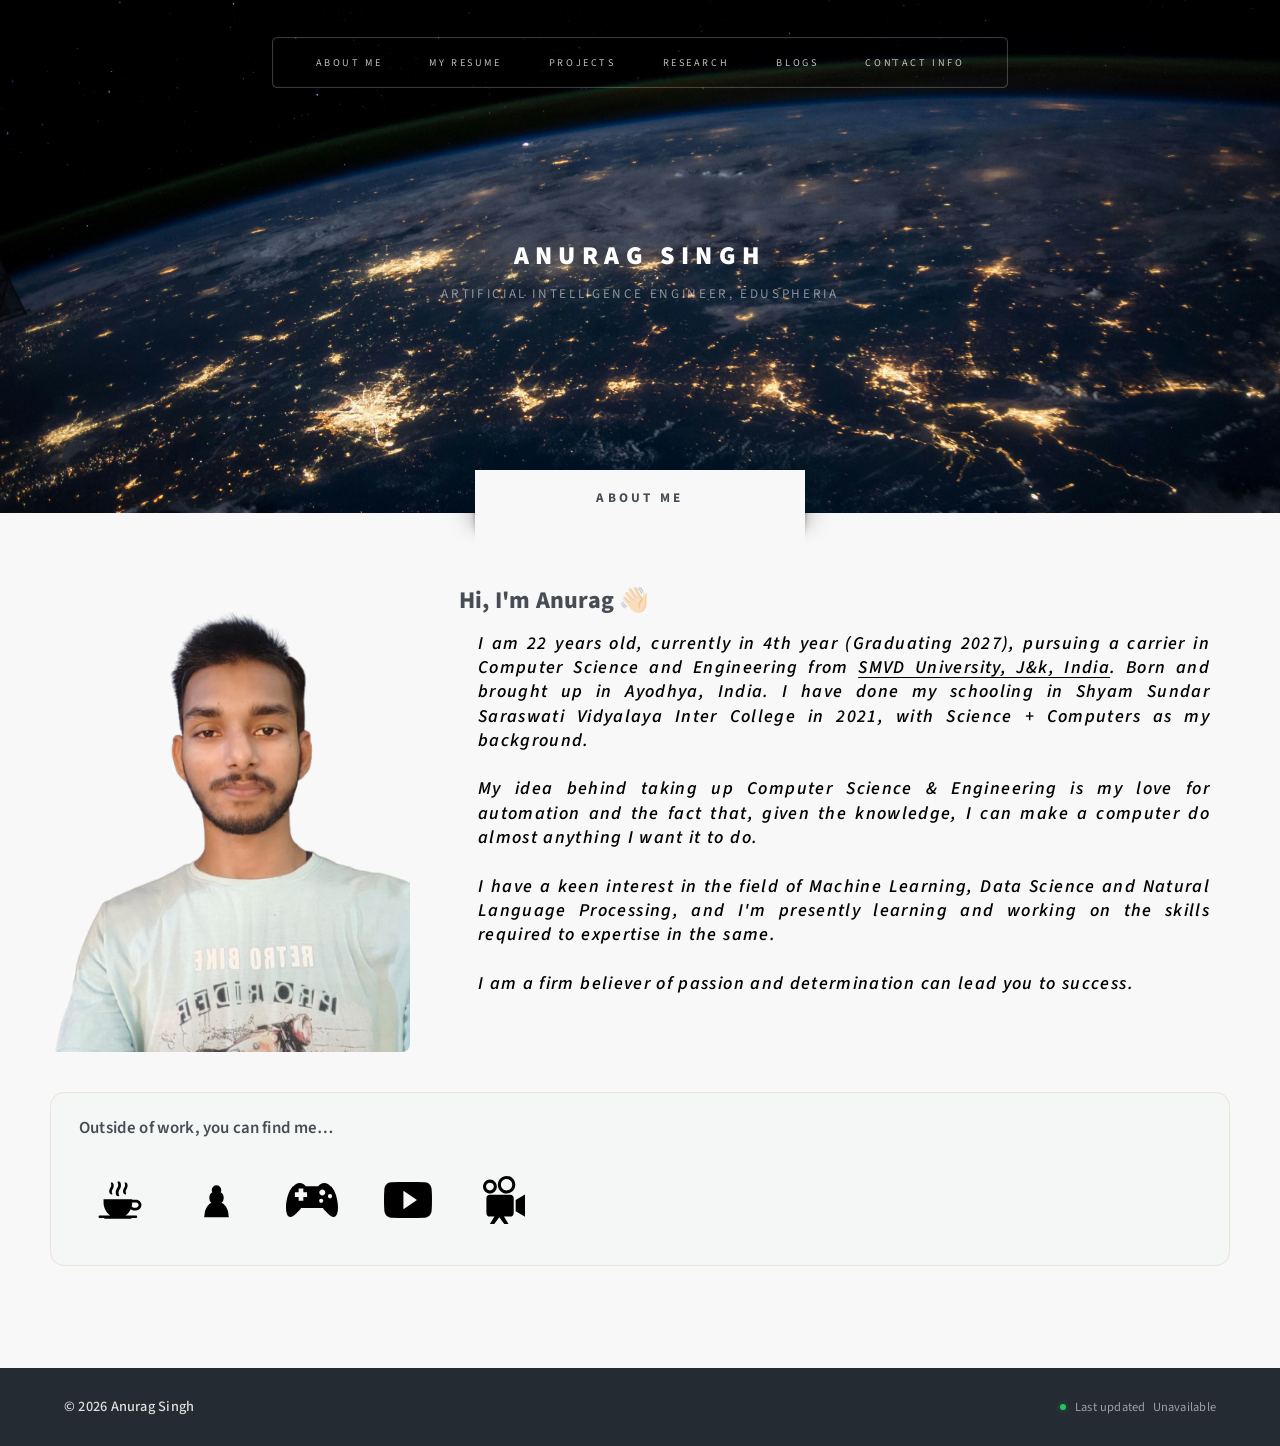
<file: index.html>
<!DOCTYPE HTML>
<!--
	Escape Velocity by HTML5 UP
	html5up.net | @ajlkn
	Free for personal and commercial use under the CCA 3.0 license (html5up.net/license)
-->

<html>

<head>
	<title>Portfolio</title>
	<meta charset="utf-8" />
	<meta name="viewport" content="width=device-width, initial-scale=1, user-scalable=no" />
	<link rel="stylesheet" href="assets/css/main.css" />
	<link rel="stylesheet" href="assets/css/index.css" />

</head>

<body class="homepage is-preload">
	<div id="page-wrapper">

		<!-- Header -->
		<section id="header" class="wrapper" style="background: none; z-index: 0;">

			<!-- Image acting as background -->
			<img src="images/hero/about.jpg" alt="Header Background Image"
				style="position: absolute; top: 0; left: 0; width: 100%; height: 100%; object-fit: cover; z-index: -1;" />

			<!-- Logo -->
			<div id="logo">
				<h1><a href="index.html">Anurag Singh</a></h1>
				<p>Artificial Intelligence Engineer, Eduspheria</p>
			</div>

			<!-- Nav -->
			<nav id="nav">
				<ul>
					<li class="current"><a href="index.html">About Me</a></li>
					<li><a href="resume.html">My Resume</a>
					</li>
					<li><a href="projects.html">Projects</a></li>
					<li><a href="research.html">Research</a></li>
					<li><a href="blogs.html">Blogs</a></li>
					<li><a href="contacts.html">Contact info</a></li>
				</ul>
			</nav>

		</section>

		<!-- Intro -->
		<section id="intro" class="wrapper style2">

    <div class="title">About Me</div>

    <div class="container">

        <div class="about-container">

            <div class="about-image">
                <img src="images/Me2.png" alt="My Photo">
            </div>

            <div class="about-content">

				<h2 class="about-head">Hi, I'm Anurag <span class="wave" >👋🏻</span></h2>

                <p class="style2" style="font-size: large; font-weight: 570; font-style:italic; text-align:justify;">
						I am 22 years old, currently in 4th year (Graduating 2027), 
						pursuing a carrier in Computer Science and Engineering from <a href="https://www.smvdu.ac.in/" target="_blank"
							rel="noopener"><span class="underline-text">SMVD University, J&k, India</span></a>. 
						Born and brought up in Ayodhya, India.
						I have done my schooling in Shyam Sundar Saraswati Vidyalaya Inter College in 2021, with Science + Computers as my background.
						<br>
						<br>
						My idea behind taking up Computer Science & Engineering is my love for automation and the fact that, given the knowledge, I can make a computer do almost anything I want it to do.
						<br>
						<br>
						I have a keen interest in the field of Machine Learning, Data Science and Natural Language Processing, and I'm presently learning and working on the skills required to expertise in the same.
						<br>
						<br>
						<!-- My hobbies include playing Chess and simulation games, such as Minecraft, Farming Simulator, and Smash Carts; music, browsing YouTube recommendations, scrolling, and binge watching series.
						<br>
						<br> -->
						I am a firm believer of passion and determination can lead you to success.
					</p>

            </div>

        </div>


        <!-- HOBBIES -->
        <div class="home-hobbies">

    <h3>Outside of work, you can find me…</h3>

    <div class="home-hobby-list">

        <div class="home-hobby"
             tabindex="0"
             data-tooltip="Tea">
            <img src="images/hobbies/tea.svg" alt="Chess">
        </div>

        <div class="home-hobby"
             tabindex="0"
             data-tooltip="Playing chess">
            <img src="images/hobbies/chess.svg" alt="Gaming">
        </div>

        <div class="home-hobby"
             tabindex="0"
             data-tooltip="Playing simulation games · Minecraft · Farming Simulator">
            <img src="images/hobbies/game.svg" alt="Music">
        </div>

        <div class="home-hobby"
             tabindex="0"
             data-tooltip="Exploring YouTube recommendations">
            <img src="images/hobbies/yt.svg" alt="YouTube">
        </div>

        <div class="home-hobby"
             tabindex="0"
             data-tooltip="Binge-watching a good series">
            <img src="images/hobbies/film.svg" alt="Movies and series">
        </div>

    </div>

</div>

    </div>

</section>

<footer class="minimal-footer">
    <div class="minimal-footer-inner">

        <span class="footer-name">
            &copy; 2026 Anurag Singh
        </span>

        <span class="footer-updated">
            <span class="footer-ping"></span>
            Last updated <span id="last-updated">Loading...</span>
        </span>

    </div>
</footer>

	<script>
			fetch("https://api.github.com/repos/anurag-env/Portfolio-website/commits?per_page=1")
			.then(response => response.json())
			.then(data => {
				const date = new Date(data[0].commit.committer.date);
				document.getElementById("last-updated").textContent =
				date.toLocaleDateString("en-IN", {
					day: "numeric",
					month: "long",
					year: "numeric"
				});
			})
			.catch(() => {
				document.getElementById("last-updated").textContent = "Unavailable";
			});
	</script>

	</div>

	<!-- Scripts -->
	<script src="assets/js/jquery.min.js"></script>
	<script src="assets/js/jquery.dropotron.min.js"></script>
	<script src="assets/js/browser.min.js"></script>
	<script src="assets/js/breakpoints.min.js"></script>
	<script src="assets/js/util.js"></script>
	<script src="assets/js/main.js"></script>
</body>

</html>
</file>
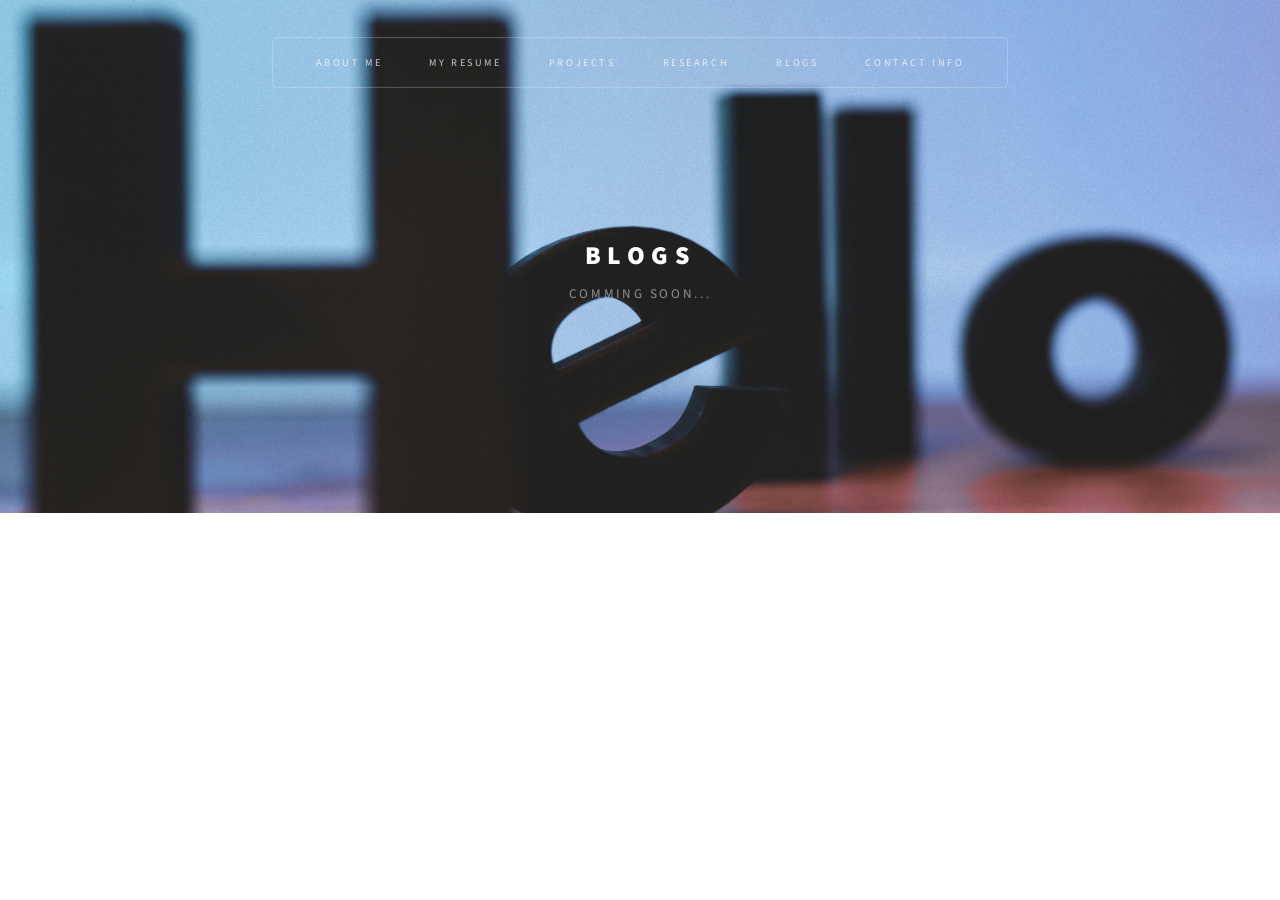
<file: blogs.html>
<!DOCTYPE HTML>
<!--
	Escape Velocity by HTML5 UP
	html5up.net | @ajlkn
	Free for personal and commercial use under the CCA 3.0 license (html5up.net/license)
-->
<html>

<head>
	<title>Blogs</title>
	<meta charset="utf-8" />
	<meta name="viewport" content="width=device-width, initial-scale=1, user-scalable=no" />
	<link rel="stylesheet" href="assets/css/main.css" />
	<style>
		/* Custom Card Grid Styles */
		.contact-grid {
			display: grid;
			grid-template-columns: repeat(auto-fit, minmax(250px, 1fr));
			gap: 2rem;
			padding: 2rem;
			align-items: stretch;
		}

		.contact-card {
			background: #ffffff;
			border-radius: 12px;
			box-shadow: 0 4px 6px rgba(0, 0, 0, 0.1);
			text-align: center;
			padding: 3rem 2rem;
			transition: transform 0.3s ease, box-shadow 0.3s ease;
			text-decoration: none !important;
			color: inherit;
			display: flex;
			flex-direction: column;
			align-items: center;
			justify-content: center;
			border-bottom: none !important;
		}

		.contact-card:hover {
			transform: translateY(-10px);
			box-shadow: 0 12px 20px rgba(0, 0, 0, 0.15);
		}

		.contact-card img {
			width: 120px;
			height: 120px;
			object-fit: contain;
			margin-bottom: 1.5rem;
		}

		.contact-card h3 {
			margin: 0;
			font-size: 1.8rem;
			color: #333;
			font-weight: 600;
		}
	</style>
</head>

<body class="homepage is-preload">
	<div id="page-wrapper">

		<!-- Header -->
		<section id="header" class="wrapper" style="background: none; z-index: 0;">

			<!-- Image acting as background -->
			<img src="images/hero/blog.jpg" alt="Header Background Image"
				style="position: absolute; top: 0; left: 0; width: 100%; height: 100%; object-fit: cover; z-index: -1;" />

			<!-- Logo -->
			<div id="logo">
				<h1><a href="index.html">Blogs</a></h1>
				<p>Comming Soon...</p>
			</div>

			<!-- Nav -->
			<nav id="nav">
				<ul>
					<li><a href="index.html">About Me</a></li>
					<li><a href="resume.html">My Resume</a></li>
					<li><a href="projects.html">Projects</a></li>
                    <li><a href="research.html">Research</a></li>
					<li><a href="blogs.html">Blogs</a></li>
					<li class="current"><a href="contacts.html">Contact info</a></li>
				</ul>
			</nav>

		</section>
    </div>
</body>
</html>
</file>
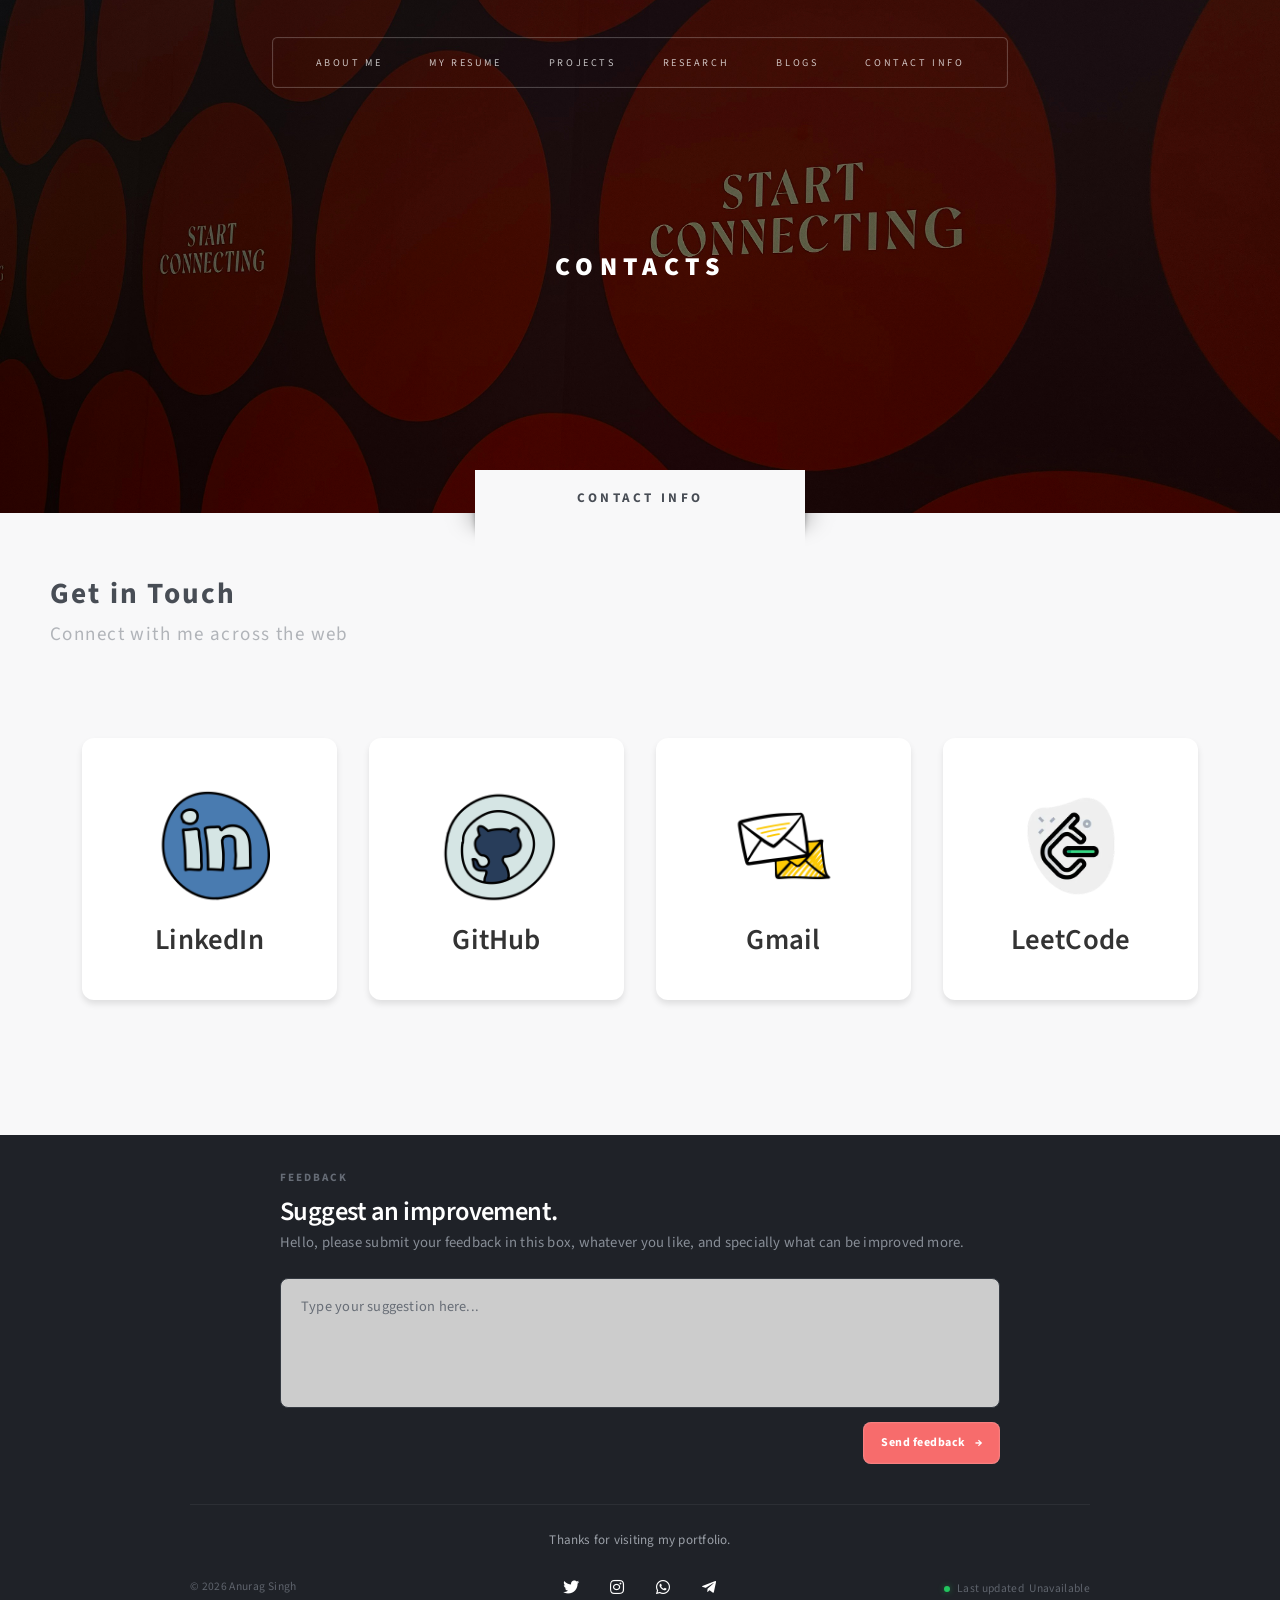
<file: contacts.html>
<!DOCTYPE HTML>
<!--
	Escape Velocity by HTML5 UP
	html5up.net | @ajlkn
	Free for personal and commercial use under the CCA 3.0 license (html5up.net/license)
-->
<html>

<head>
	<title>Contact Info</title>
	<meta charset="utf-8" />
	<meta name="viewport" content="width=device-width, initial-scale=1, user-scalable=no" />
	<link rel="stylesheet" href="assets/css/main.css" />
	<style>
		/* Custom Card Grid Styles */
		.contact-grid {
			display: grid;
			grid-template-columns: repeat(auto-fit, minmax(250px, 1fr));
			gap: 2rem;
			padding: 2rem;
			align-items: stretch;
		}

		.contact-card {
			background: #ffffff;
			border-radius: 12px;
			box-shadow: 0 4px 6px rgba(0, 0, 0, 0.1);
			text-align: center;
			padding: 3rem 2rem;
			transition: transform 0.3s ease, box-shadow 0.3s ease;
			text-decoration: none !important;
			color: inherit;
			display: flex;
			flex-direction: column;
			align-items: center;
			justify-content: center;
			border-bottom: none !important;
		}

		.contact-card:hover {
			transform: translateY(-10px);
			box-shadow: 0 12px 20px rgba(0, 0, 0, 0.15);
		}

		.contact-card img {
			width: 120px;
			height: 120px;
			object-fit: contain;
			margin-bottom: 1.5rem;
		}

		.contact-card h3 {
			margin: 0;
			font-size: 1.8rem;
			color: #333;
			font-weight: 600;
		}

		.copy-icon {
			position: absolute;
			bottom: 15px;
			right: 15px;
			background-color: white;
			color: black;
			border-radius: 6px;
			padding: 8px 10px;
			font-size: 1.2rem;
			opacity: 0;
			transition: opacity 0.3s ease, background-color 0.3s ease, color 0.3s ease;
			cursor: pointer;
			box-shadow: 0 2px 5px rgba(0,0,0,0.2);
			display: flex;
			align-items: center;
			justify-content: center;
			z-index: 10;
		}

		.contact-card:hover .copy-icon {
			opacity: 1;
		}

		.copy-icon:hover {
			background-color: black;
			color: white;
		}

		.copy-icon.copied, .copy-icon.copied:hover {
			background-color: white !important;
			color: #28a745 !important;
		}
	</style>
</head>

<body class="homepage is-preload">
	<div id="page-wrapper">

		<!-- Header -->
		<section id="header" class="wrapper" style="background: none; z-index: 0;">

			<!-- Image acting as background -->
			<img src="images/hero/con.jpg" alt="Header Background Image"
				style="position: absolute; top: 0; left: 0; width: 100%; height: 100%; object-fit: cover; z-index: -1;" />

			<!-- Logo -->
			<div id="logo">
				<h1><a href="index.html">Contacts</a></h1>
				<p></p>
			</div>

			<!-- Nav -->
			<nav id="nav">
				<ul>
					<li><a href="index.html">About Me</a></li>
					<li><a href="resume.html">My Resume</a></li>
					<li><a href="projects.html">Projects</a></li>
                    <li><a href="research.html">Research</a></li>
					<li><a href="blogs.html">Blogs</a></li>
					<li class="current"><a href="contacts.html">Contact info</a></li>
				</ul>
			</nav>

		</section>

		<!-- Main -->
		<section id="main" class="wrapper style2">
			<div class="title">Contact Info</div>
			<div class="container">

				<!-- Contact Cards -->
				<section id="features">
					<header class="style1" style="margin-bottom: 1rem;">
						<h2 style="margin-bottom: 0;">Get in Touch</h2>
						<p style="margin-top: 0.25rem;">Connect with me across the web</p>
					</header>
					
					<div class="contact-grid" style="padding-top: 0;">
						<!-- LinkedIn -->
						<a href="https://www.linkedin.com/in/anu-env/" target="_blank" class="contact-card">
							<img src="images/linkedin.jpg" alt="LinkedIn" />
							<h3>LinkedIn</h3>
						</a>

						<!-- GitHub -->
						<a href="https://github.com/anurag-env" target="_blank" class="contact-card">
							<img src="images/github.jpg" alt="GitHub" />
							<h3>GitHub</h3>
						</a>

                        <!-- Email -->
						<a href="mailto:anuragsingh.eu@gmail.com" class="contact-card" style="position: relative;">
							<img src="images/mails.jpg" alt="Email" />
							<h3>Gmail</h3>
							<div class="copy-icon" onclick="copyEmail(event)" title="Copy Email">
								<i class="fas fa-copy"></i>
							</div>
						</a>

						<!-- LeetCode -->
						<a href="https://leetcode.com/u/Cw45iGp8s3/" target="_blank" class="contact-card">
							<!-- Using a local image if it exists, otherwise falling back to Wikipedia's LeetCode logo -->
							<img src="images/leetcode.webp" onerror="this.src='https://upload.wikimedia.org/wikipedia/commons/1/19/LeetCode_logo_black.png'" alt="LeetCode" style="padding: 10px;" />
							<h3>LeetCode</h3>
						</a>

					</div>
				</section>
			</div>
		</section>

		<!-- Footer -->
<section id="footer" class="wrapper contact-footer">
	<div class="container">

		<!-- Feedback -->
		<div class="footer-feedback">
			<span class="footer-label">FEEDBACK</span>

			<h2>Suggest an improvement.</h2>

			<p>
				Hello, please submit your feedback in this box, whatever you like, and specially what can be improved more.
			</p>

			<form action="https://formsubmit.co/anuragsingh.eu@gmail.com" method="POST">

				<input type="hidden" name="_captcha" value="false">
				<input type="hidden" name="_subject" value="New Suggestion on Portfolio!">

				<div class="feedback-box">
					<textarea
						name="message"
						id="contact-message"
						placeholder="Type your suggestion here..."
						rows="4"
						required
						oninput="
							let words = this.value.trim().split(/\s+/);
							if (words.length > 100) {
								this.value = words.slice(0, 100).join(' ') + ' ';
							}
						"
					></textarea>

					<button type="submit" class="feedback-submit">
						Send feedback
						<span>→</span>
					</button>
				</div>

			</form>
		</div>


		<!-- Footer Bottom -->
		<div class="footer-bottom">

    <!-- Thanks -->
    <p class="footer-thanks">
        Thanks for visiting my portfolio.
    </p>

    <!-- Bottom Row -->
    <div class="footer-meta-row">

        <!-- Left -->
        <span class="footer-copyright">
            &copy; 2026 Anurag Singh
        </span>

        <!-- Center -->
        <div class="footer-socials">

            <a href="https://x.com/polebird_04"
               target="_blank"
               rel="noopener noreferrer"
               aria-label="X">
                <i class="fab fa-twitter"></i>
            </a>

            <a href="https://instagram.com/polebird_04"
               target="_blank"
               rel="noopener noreferrer"
               aria-label="Instagram">
                <i class="fab fa-instagram"></i>
            </a>

            <a href="https://whatsapp.com"
               target="_blank"
               rel="noopener noreferrer"
               aria-label="WhatsApp">
                <i class="fab fa-whatsapp"></i>
            </a>

            <a href="https://telegram.org"
               target="_blank"
               rel="noopener noreferrer"
               aria-label="Telegram">
                <i class="fab fa-telegram-plane"></i>
            </a>

        </div>

        <!-- Right -->
        <span class="footer-updated">
            <span class="footer-ping"></span>
            Last updated
            <span id="last-updated">Loading...</span>
        </span>

    </div>

</div>

	</div>
</section>

	</div>
	<script>
    fetch("https://api.github.com/repos/anurag-env/Portfolio-website/commits?per_page=1")
        .then(response => {
            if (!response.ok) {
                throw new Error("GitHub API request failed");
            }

            return response.json();
        })
        .then(data => {
            const date = new Date(data[0].commit.committer.date);

            document.getElementById("last-updated").textContent =
                date.toLocaleDateString("en-IN", {
                    day: "numeric",
                    month: "long",
                    year: "numeric"
                });
        })
        .catch(() => {
            document.getElementById("last-updated").textContent =
                "Unavailable";
        });
</script>

	<!-- Scripts -->
	<script src="assets/js/jquery.min.js"></script>
	<script src="assets/js/jquery.dropotron.min.js"></script>
	<script src="assets/js/browser.min.js"></script>
	<script src="assets/js/breakpoints.min.js"></script>
	<script src="assets/js/util.js"></script>
	<script src="assets/js/main.js"></script>
	<script>
		function copyEmail(event) {
			event.preventDefault(); // Prevent opening mail client
			event.stopPropagation(); // Stop bubbling

			const email = "anuragsingh.eu@gmail.com";
			const iconContainer = event.currentTarget;
			const icon = iconContainer.querySelector('i');

			const showSuccess = () => {
				if (icon) {
					icon.className = 'fas fa-check';
					iconContainer.classList.add('copied');
					setTimeout(() => {
						icon.className = 'fas fa-copy';
						iconContainer.classList.remove('copied');
					}, 2000);
				}
			};

			// Fallback for non-secure contexts (HTTP)
			if (navigator.clipboard && window.isSecureContext) {
				navigator.clipboard.writeText(email).then(showSuccess).catch(function(err) {
					console.error('Could not copy text: ', err);
				});
			} else {
				let textArea = document.createElement("textarea");
				textArea.value = email;
				// Move text area out of viewport
				textArea.style.position = "fixed";
				textArea.style.left = "-999999px";
				textArea.style.top = "-999999px";
				document.body.appendChild(textArea);
				textArea.focus();
				textArea.select();
				try {
					document.execCommand('copy');
					showSuccess();
				} catch (err) {
					console.error('Fallback: Oops, unable to copy', err);
				}
				document.body.removeChild(textArea);
			}
		}
	</script>
</body>

</html>
</file>
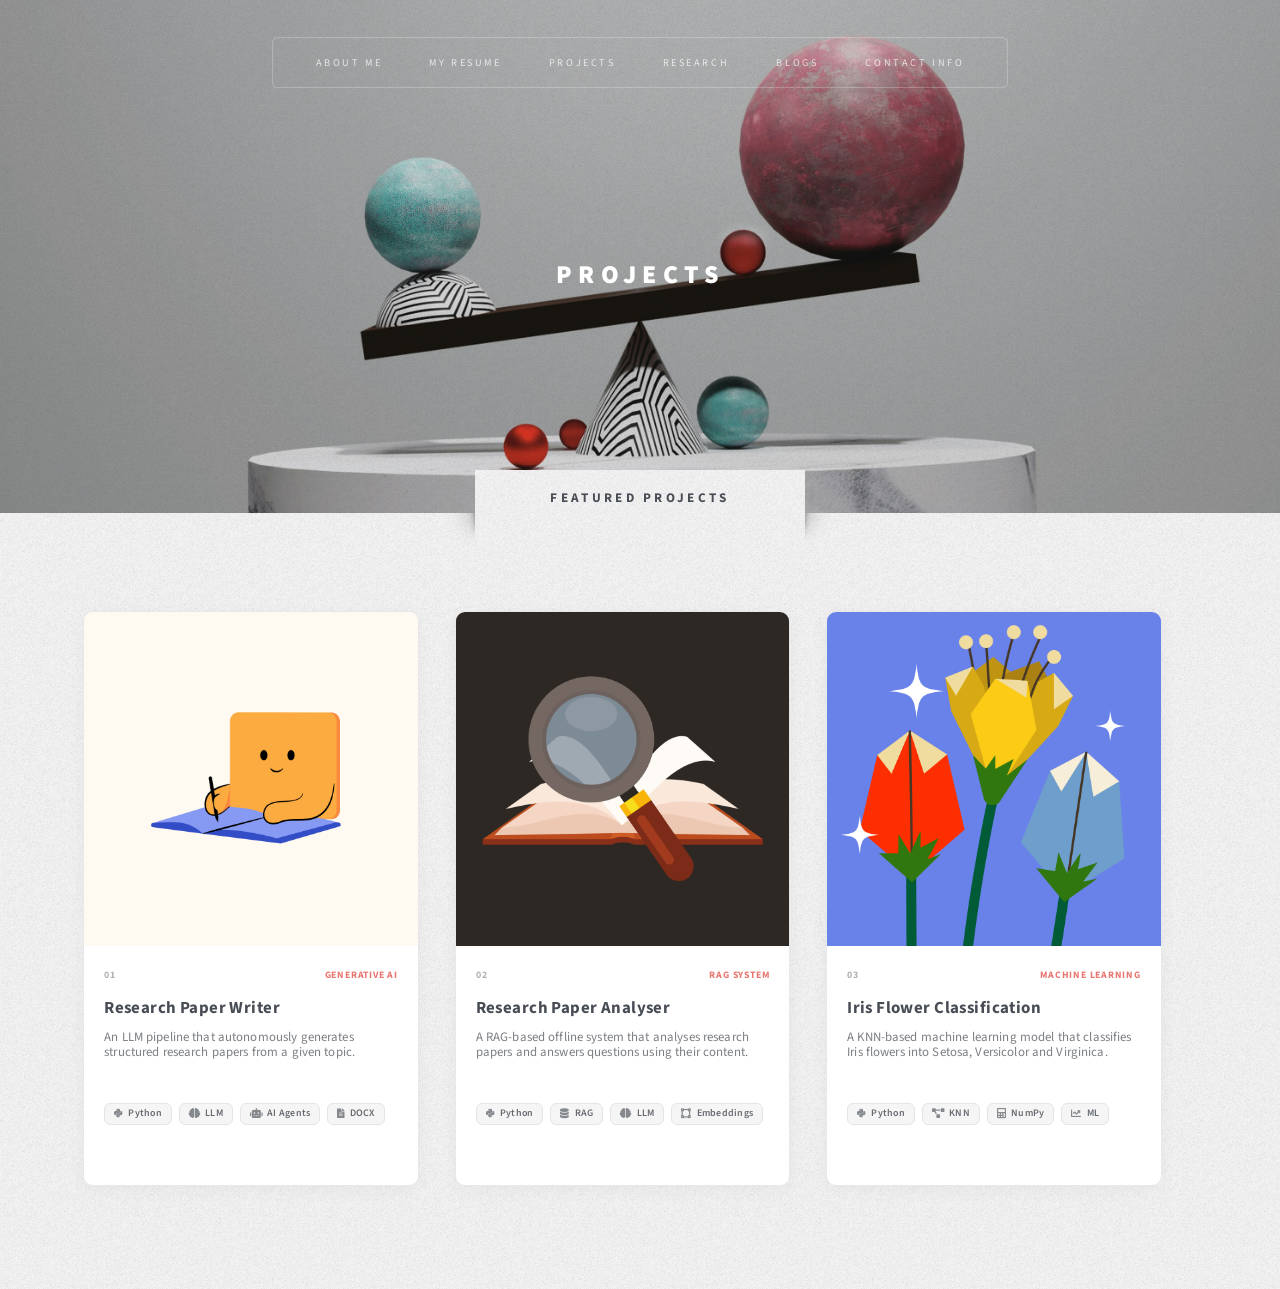
<file: projects.html>
<!DOCTYPE HTML>

<html>
	<head>
		<title>Projects</title>
		<meta charset="utf-8" />
		<meta name="viewport" content="width=device-width, initial-scale=1, user-scalable=no" />

    
	<!-- Main Portfolio CSS -->
	<link rel="stylesheet" href="assets/css/main.css" />

	<!-- Projects Page CSS -->
	<link rel="stylesheet" href="assets/css/projects.css" />
</head>

<body class="homepage is-preload">

	<div id="page-wrapper">

		<!-- Header -->
		<section id="header" class="wrapper" style="background: none; z-index: 0;">

			<!-- Header Background -->
			<img
				src="images/hero/projects.jpg"
				alt="Header Background"
				style="
					position: absolute;
					top: 0;
					left: 0;
					width: 100%;
					height: 100%;
					object-fit: cover;
					z-index: -1;
				"
			/>

			<!-- Logo -->
			<div id="logo">
				<h1>
					<a href="index.html">Projects</a>
				</h1>
			</div>

			<!-- Navigation -->
			<nav id="nav">
				<ul>
					<li><a href="index.html">About Me</a></li>
					<li><a href="resume.html">My Resume</a></li>
					<li class="current"><a href="projects.html">Projects</a></li>
					<li><a href="research.html">Research</a></li>
					<li><a href="blogs.html">Blogs</a></li>
					<li><a href="contacts.html">Contact info</a></li>
				</ul>
			</nav>

		</section>


		<!-- Projects -->
		<section id="highlights" class="wrapper style3 projects-section">

			<div class="title">Featured Projects</div>

			<div class="container">

				<!-- Projects Grid -->
				<div class="row aln-center project-grid">


					<!-- ==================================================
						 PROJECT 1
					================================================== -->
					<div class="col-4 col-12-medium project-column">

						<article class="project-card">

							<!-- Project Image -->
							<a href="https://github.com/"
							   target="_blank"
							   rel="noopener noreferrer"
							   class="project-image">

								<img
									src="images/Research Writter.jpg"
									alt="Research Paper Writer"
								/>

								<div class="project-image-overlay">
									<span>
										<i class="fab fa-github"></i>
										View Project
									</span>
								</div>

							</a>


							<!-- Project Content -->
							<div class="project-content">

								<!-- Project Number / Type -->
								<div class="project-meta">
									<span class="project-number">01</span>
									<span class="project-type">Generative AI</span>
								</div>


								<!-- Project Title -->
								<h3 class="project-title">
									<a
										href="https://github.com/"
										target="_blank"
										rel="noopener noreferrer"
									>
										Research Paper Writer
									</a>
								</h3>


								<!-- Description -->
								<p class="project-description">
									An LLM pipeline that autonomously generates
									structured research papers from a given topic.
								</p>


								<!-- Tech Stack -->
								<div class="project-tech">

									<span class="tech-pill">
										<i class="fab fa-python"></i>
										Python
									</span>

									<span class="tech-pill">
										<i class="fas fa-brain"></i>
										LLM
									</span>

									<span class="tech-pill">
										<i class="fas fa-robot"></i>
										AI Agents
									</span>

									<span class="tech-pill">
										<i class="fas fa-file-alt"></i>
										DOCX
									</span>

								</div>


								<!-- Project Footer -->
								<!-- <div class="project-footer">

									<a
										href="https://github.com/"
										target="_blank"
										rel="noopener noreferrer"
										class="project-link"
									>
										<i class="fab fa-github"></i>
										GitHub

										<i class="fas fa-arrow-right project-arrow"></i>
									</a>

								</div> -->

							</div>

						</article>

					</div>



					<!-- ==================================================
						 PROJECT 2
					================================================== -->
					<div class="col-4 col-12-medium project-column">

						<article class="project-card">

							<!-- Project Image -->
							<a href="https://github.com/"
							   target="_blank"
							   rel="noopener noreferrer"
							   class="project-image">

								<img
									src="images/reseach analyser.jpg"
									alt="Research Paper Analyser"
								/>

								<div class="project-image-overlay">
									<span>
										<i class="fab fa-github"></i>
										View Project
									</span>
								</div>

							</a>


							<!-- Project Content -->
							<div class="project-content">

								<div class="project-meta">
									<span class="project-number">02</span>
									<span class="project-type">RAG System</span>
								</div>


								<!-- Project Title -->
								<h3 class="project-title">
									<a
										href="https://github.com/"
										target="_blank"
										rel="noopener noreferrer"
									>
										Research Paper Analyser
									</a>
								</h3>


								<!-- Description -->
								<p class="project-description">
									A RAG-based offline system that analyses research
									papers and answers questions using their content.
								</p>


								<!-- Tech Stack -->
								<div class="project-tech">

									<span class="tech-pill">
										<i class="fab fa-python"></i>
										Python
									</span>

									<span class="tech-pill">
										<i class="fas fa-database"></i>
										RAG
									</span>

									<span class="tech-pill">
										<i class="fas fa-brain"></i>
										LLM
									</span>

									<span class="tech-pill">
										<i class="fas fa-vector-square"></i>
										Embeddings
									</span>

								</div>


								<!-- Project Footer -->
								<!-- <div class="project-footer">

									<a
										href="https://github.com/"
										target="_blank"
										rel="noopener noreferrer"
										class="project-link"
									>
										<i class="fab fa-github"></i>
										GitHub

										<i class="fas fa-arrow-right project-arrow"></i>
									</a>

								</div> -->

							</div>

						</article>

					</div>



					<!-- ==================================================
						 PROJECT 3
					================================================== -->
					<div class="col-4 col-12-medium project-column">

						<article class="project-card">

							<!-- Project Image -->
							<a href="https://github.com/"
							   target="_blank"
							   rel="noopener noreferrer"
							   class="project-image">

								<img
									src="images/Iris.jpg"
									alt="Iris Flower Classification"
								/>

								<div class="project-image-overlay">
									<span>
										<i class="fab fa-github"></i>
										View Project
									</span>
								</div>

							</a>


							<!-- Project Content -->
							<div class="project-content">

								<div class="project-meta">
									<span class="project-number">03</span>
									<span class="project-type">Machine Learning</span>
								</div>


								<!-- Project Title -->
								<h3 class="project-title">
									<a
										href="https://github.com/"
										target="_blank"
										rel="noopener noreferrer"
									>
										Iris Flower Classification
									</a>
								</h3>


								<!-- Description -->
								<p class="project-description">
									A KNN-based machine learning model that classifies
									Iris flowers into Setosa, Versicolor and Virginica.
								</p>


								<!-- Tech Stack -->
								<div class="project-tech">

									<span class="tech-pill">
										<i class="fab fa-python"></i>
										Python
									</span>

									<span class="tech-pill">
										<i class="fas fa-project-diagram"></i>
										KNN
									</span>

									<span class="tech-pill">
										<i class="fas fa-calculator"></i>
										NumPy
									</span>

									<span class="tech-pill">
										<i class="fas fa-chart-line"></i>
										ML
									</span>

								</div>


								<!-- Project Footer -->
								<!-- <div class="project-footer">

									<a
										href="https://github.com/"
										target="_blank"
										rel="noopener noreferrer"
										class="project-link"
									>
										<i class="fab fa-github"></i>
										GitHub

										<i class="fas fa-arrow-right project-arrow"></i>
									</a>

								</div> -->

							</div>

						</article>

					</div>


				</div>

			</div>

		</section>

	</div>


	<!-- Scripts -->
	<script src="assets/js/jquery.min.js"></script>
	<script src="assets/js/jquery.dropotron.min.js"></script>
	<script src="assets/js/browser.min.js"></script>
	<script src="assets/js/breakpoints.min.js"></script>
	<script src="assets/js/util.js"></script>
	<script src="assets/js/main.js"></script>	

</body>
    

</html>
</file>
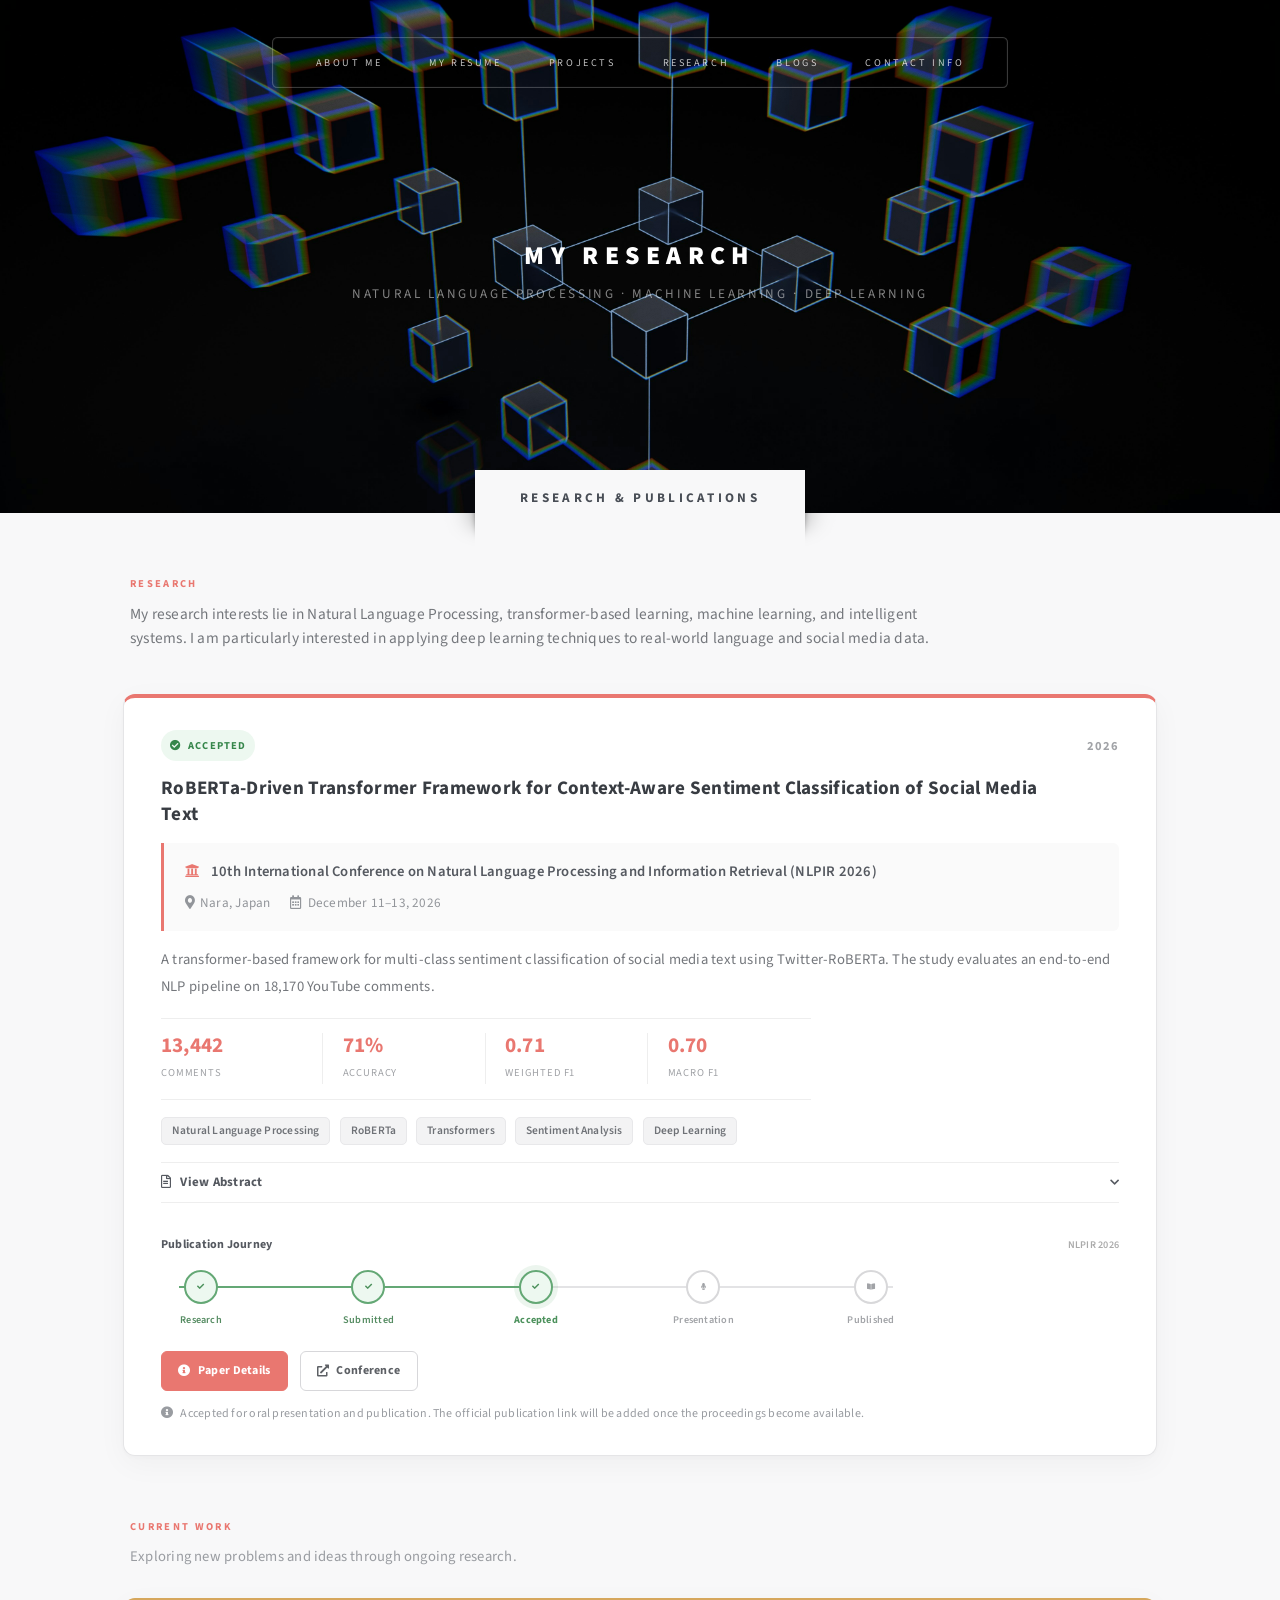
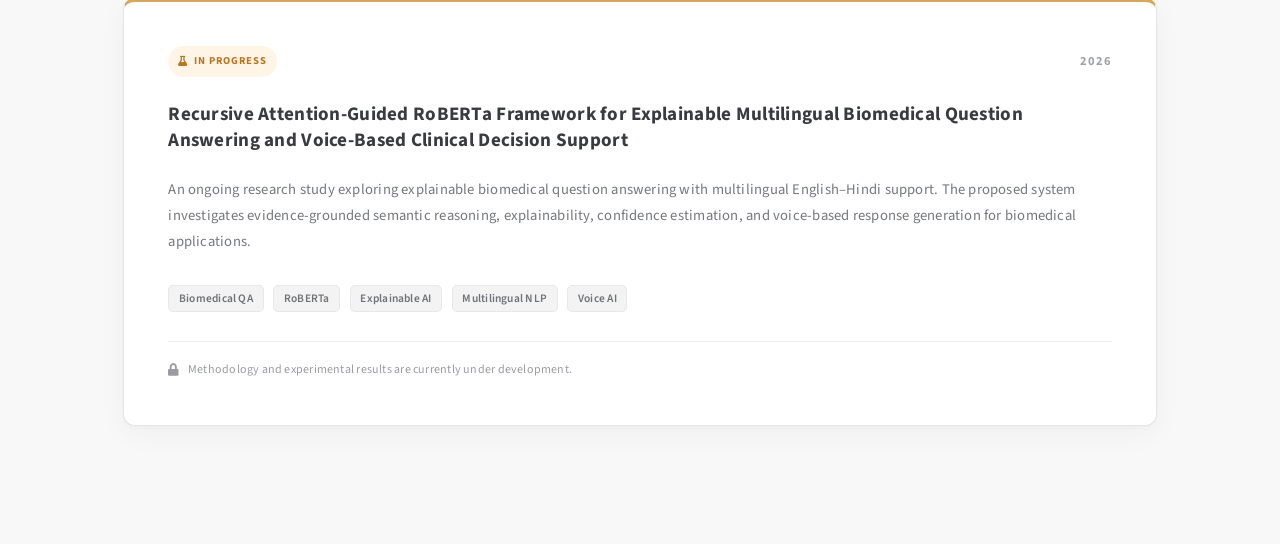
<file: research.html>
<!DOCTYPE HTML>
<html>
<head>
	<title>Research | Anurag Singh</title>

	<meta charset="utf-8" />
	<meta name="viewport" content="width=device-width, initial-scale=1, user-scalable=no" />

	<link rel="stylesheet" href="assets/css/main.css" />
	<link rel="stylesheet" href="assets/css/research.css" />
</head>

<body class="homepage is-preload">

<div id="page-wrapper">

	<!-- ================= HEADER ================= -->

	<section id="header" class="wrapper" style="background: none; z-index: 0;">

		<img
			src="images/hero/res.jpg"
			alt="Research Header Background"
			style="
				position:absolute;
				top:0;
				left:0;
				width:100%;
				height:100%;
				object-fit:cover;
				z-index:-1;
			"
		/>

		<div id="logo">
			<h1><a href="research.html">My Research</a></h1>
			<p>Natural Language Processing · Machine Learning · Deep Learning</p>
		</div>

		<nav id="nav">
			<ul>
				<li><a href="index.html">About Me</a></li>
				<li><a href="resume.html">My Resume</a></li>
				<li><a href="projects.html">Projects</a></li>
				<li class="current"><a href="research.html">Research</a></li>
				<li><a href="blogs.html">Blogs</a></li>
				<li><a href="contacts.html">Contact info</a></li>
			</ul>
		</nav>

	</section>


	<!-- ================= RESEARCH ================= -->

	<section class="research-section wrapper style2">

		<div class="container">

			<header class="research-intro">

				<span class="section-label">RESEARCH</span>

				<h2 class="title">Research & Publications</h2>

				<p>
					My research interests lie in Natural Language Processing,
					transformer-based learning, machine learning, and intelligent
					systems. I am particularly interested in applying deep learning
					techniques to real-world language and social media data.
				</p>

			</header>


			<!-- ================= ACCEPTED PAPER ================= -->

			<article class="research-card featured-paper">

				<div class="research-card-top">

					<span class="research-status accepted">
						<i class="fas fa-check-circle"></i>
						Accepted
					</span>

					<span class="research-year">2026</span>

				</div>


				<h3 class="research-title">
					RoBERTa-Driven Transformer Framework for
					Context-Aware Sentiment Classification of
					Social Media Text
				</h3>


				<div class="conference-info">

					<p class="conference-name">
						<i class="fas fa-university"></i>
						10th International Conference on Natural Language
						Processing and Information Retrieval (NLPIR 2026)
					</p>

					<p class="conference-location">

						<span>
							<i class="fas fa-map-marker-alt"></i>
							Nara, Japan
						</span>

						<span>
							<i class="far fa-calendar-alt"></i>
							December 11–13, 2026
						</span>

					</p>

				</div>


				<p class="research-description">
					A transformer-based framework for multi-class sentiment
					classification of social media text using Twitter-RoBERTa.
					The study evaluates an end-to-end NLP pipeline on 18,170
					YouTube comments.
				</p>


				<!-- ================= METRICS ================= -->

				<div class="research-highlights">

					<div class="highlight-item">
						<span
							class="highlight-value counter"
							data-target="18170"
							data-format="comma">
							0
						</span>
						<span class="highlight-label">Comments</span>
					</div>

					<div class="highlight-item">
						<span
							class="highlight-value counter"
							data-target="96"
							data-suffix="%">
							0
						</span>
						<span class="highlight-label">Accuracy</span>
					</div>

					<div class="highlight-item">
						<span
							class="highlight-value counter"
							data-target="0.96"
							data-decimals="2">
							0
						</span>
						<span class="highlight-label">Weighted F1</span>
					</div>

					<div class="highlight-item">
						<span
							class="highlight-value counter"
							data-target="0.95"
							data-decimals="2">
							0
						</span>
						<span class="highlight-label">Macro F1</span>
					</div>

				</div>


				<!-- ================= TAGS ================= -->

				<div class="research-tags">
					<span>Natural Language Processing</span>
					<span>RoBERTa</span>
					<span>Transformers</span>
					<span>Sentiment Analysis</span>
					<span>Deep Learning</span>
				</div>


				<!-- ================= ABSTRACT ================= -->

				<div class="abstract-wrapper">

					<button
						class="abstract-toggle"
						id="abstractToggle"
						type="button"
						aria-expanded="false"
						aria-controls="paperAbstract">

						<span>
							<i class="far fa-file-alt"></i>
							View Abstract
						</span>

						<i class="fas fa-chevron-down abstract-arrow"></i>

					</button>


					<div class="abstract-content" id="paperAbstract">

						<div class="abstract-inner">

							<span class="abstract-label">ABSTRACT</span>

							<p>
								This research investigates context-aware sentiment
								classification of social media text using a
								RoBERTa-based transformer framework. The study
								uses a dataset containing 18,170 YouTube comments
								and develops an end-to-end NLP pipeline involving
								text preprocessing, RoBERTa tokenization, transfer
								learning, weighted cross-entropy loss, and label
								smoothing.
							</p>

							<p>
								The resulting model achieved an overall accuracy
								of 96%, a weighted F1-score of 0.96, and a macro
								F1-score of 0.95, demonstrating the effectiveness
								of transformer-based architectures for sentiment
								classification of noisy social media text.
							</p>

						</div>

					</div>

				</div>


				<!-- ================= TIMELINE ================= -->

				<div class="publication-progress">

					<div class="progress-heading">
						<span>Publication Journey</span>
						<span class="progress-caption">NLPIR 2026</span>
					</div>


					<div class="timeline">

						<div class="timeline-line">
							<div class="timeline-line-completed"></div>
						</div>


						<div class="timeline-step completed">

							<div class="timeline-dot">
								<i class="fas fa-check"></i>
							</div>

							<span>Research</span>

						</div>


						<div class="timeline-step completed">

							<div class="timeline-dot">
								<i class="fas fa-check"></i>
							</div>

							<span>Submitted</span>

						</div>


						<div class="timeline-step completed current">

							<div class="timeline-dot">
								<i class="fas fa-check"></i>
							</div>

							<span>Accepted</span>

						</div>


						<div class="timeline-step">

							<div class="timeline-dot">
								<i class="fas fa-microphone"></i>
							</div>

							<span>Presentation</span>

						</div>


						<div class="timeline-step">

							<div class="timeline-dot">
								<i class="fas fa-book-open"></i>
							</div>

							<span>Published</span>

						</div>

					</div>

				</div>


				<!-- ================= ACTIONS ================= -->

				<div class="research-actions">

					<button
						class="research-btn primary"
						id="detailsButton"
						type="button">

						<i class="fas fa-info-circle"></i>
						Paper Details

					</button>


					<!-- Replace # with official conference URL -->

					<a
						href="https://nlpir.net/"
						class="research-btn secondary">

						<i class="fas fa-external-link-alt"></i>
						Conference

					</a>

				</div>


				<p class="publication-note">

					<i class="fas fa-info-circle"></i>

					Accepted for oral presentation and publication.
					The official publication link will be added once
					the proceedings become available.

				</p>

			</article>


			<!-- ================= ONGOING RESEARCH ================= -->

			<div class="ongoing-heading">

				<span class="section-label">CURRENT WORK</span>

				

				<p>
					Exploring new problems and ideas through ongoing research.
				</p>

			</div>


			<article class="research-card ongoing-paper">

				<div class="research-card-top">

					<span class="research-status progress">
						<i class="fas fa-flask"></i>
						In Progress
					</span>

					<span class="research-year">2026</span>

				</div>


				<h3 class="research-title">
					Recursive Attention-Guided RoBERTa Framework for
Explainable Multilingual Biomedical Question Answering
and Voice-Based Clinical Decision Support
				</h3>


				<p class="research-description">
					An ongoing research study exploring explainable biomedical
question answering with multilingual English–Hindi support.
The proposed system investigates evidence-grounded semantic
reasoning, explainability, confidence estimation, and
voice-based response generation for biomedical applications.
				</p>


				<div class="research-tags">
					<span>Biomedical QA</span>
					<span>RoBERTa</span>
					<span>Explainable AI</span>
					<span>Multilingual NLP</span>
					<span>Voice AI</span>
				</div>


				<div class="ongoing-message">

					<i class="fas fa-lock"></i>

					<span>
						 Methodology and experimental results are currently
   under development.
					</span>

				</div>

			</article>

		</div>

	</section>

</div>


<!-- ================= PAPER DETAILS MODAL ================= -->

<div class="research-modal" id="paperModal">

	<div class="modal-backdrop" id="modalBackdrop"></div>


	<div
		class="modal-container"
		role="dialog"
		aria-modal="true"
		aria-labelledby="modalPaperTitle">

		<button
			class="modal-close"
			id="modalClose"
			type="button"
			aria-label="Close paper details">

			<i class="fas fa-times"></i>

		</button>


		<div class="modal-header">

			<span class="research-status accepted">
				<i class="fas fa-check-circle"></i>
				Accepted
			</span>

			<h2 id="modalPaperTitle">
				RoBERTa-Driven Transformer Framework for
				Context-Aware Sentiment Classification of
				Social Media Text
			</h2>

		</div>


		<div class="modal-body">

			<div class="modal-detail">

				<span class="modal-detail-label">
					Conference
				</span>

				<p>
					10th International Conference on Natural Language
					Processing and Information Retrieval (NLPIR 2026)
				</p>

			</div>


			<div class="modal-detail-grid">

				<div class="modal-detail">

					<span class="modal-detail-label">
						Location
					</span>

					<p>Nara, Japan</p>

				</div>


				<div class="modal-detail">

					<span class="modal-detail-label">
						Date
					</span>

					<p>December 11–13, 2026</p>

				</div>


				<div class="modal-detail">

					<span class="modal-detail-label">
						Status
					</span>

					<p>Accepted for Oral Presentation</p>

				</div>


				<div class="modal-detail">

					<span class="modal-detail-label">
						Publication
					</span>

					<p>Upcoming</p>

				</div>

			</div>


			<div class="modal-detail">

				<span class="modal-detail-label">
					Research Focus
				</span>

				<p>
					Context-aware multi-class sentiment classification
					of social media text using transformer-based
					language models.
				</p>

			</div>


			<div class="modal-detail">

				<span class="modal-detail-label">
					Key Results
				</span>

				<div class="modal-results">

					<span>
						<strong>96%</strong>
						Accuracy
					</span>

					<span>
						<strong>0.96</strong>
						Weighted F1
					</span>

					<span>
						<strong>0.95</strong>
						Macro F1
					</span>

				</div>

			</div>


			<div class="modal-detail">

				<span class="modal-detail-label">
					Keywords
				</span>

				<div class="research-tags modal-tags">
					<span>NLP</span>
					<span>RoBERTa</span>
					<span>Transformers</span>
					<span>Sentiment Analysis</span>
					<span>Deep Learning</span>
				</div>

			</div>

		</div>

	</div>

</div>


<!-- ================= TEMPLATE SCRIPTS ================= -->

<script src="assets/js/jquery.min.js"></script>
<script src="assets/js/jquery.dropotron.min.js"></script>
<script src="assets/js/browser.min.js"></script>
<script src="assets/js/breakpoints.min.js"></script>
<script src="assets/js/util.js"></script>
<script src="assets/js/main.js"></script>


<!-- ================= RESEARCH INTERACTIONS ================= -->

<script>

document.addEventListener("DOMContentLoaded", function () {

	/* ================================================
	   EXPANDABLE ABSTRACT
	================================================ */

	const abstractButton = document.getElementById("abstractToggle");
	const abstractContent = document.getElementById("paperAbstract");

	if (abstractButton && abstractContent) {

		abstractButton.addEventListener("click", function () {

			const isOpen = abstractContent.classList.toggle("open");

			abstractButton.classList.toggle("active", isOpen);

			abstractButton.setAttribute(
				"aria-expanded",
				isOpen ? "true" : "false"
			);

			const text = abstractButton.querySelector("span");

			text.innerHTML = isOpen
				? '<i class="far fa-file-alt"></i> Hide Abstract'
				: '<i class="far fa-file-alt"></i> View Abstract';

		});

	}


	/* ================================================
	   ANIMATED RESEARCH METRICS
	================================================ */

	const counters = document.querySelectorAll(".counter");

	const animateCounter = function (counter) {

		if (counter.dataset.animated === "true") {
			return;
		}

		counter.dataset.animated = "true";

		const target = parseFloat(counter.dataset.target);
		const decimals = parseInt(counter.dataset.decimals || "0");
		const suffix = counter.dataset.suffix || "";
		const format = counter.dataset.format;

		const duration = 1200;
		const startTime = performance.now();


		function updateCounter(currentTime) {

			const elapsed = currentTime - startTime;

			const progress = Math.min(
				elapsed / duration,
				1
			);

			const easedProgress =
				1 - Math.pow(1 - progress, 3);

			const currentValue =
				target * easedProgress;


			let displayValue;

			if (decimals > 0) {

				displayValue =
					currentValue.toFixed(decimals);

			} else {

				displayValue =
					Math.round(currentValue).toString();

			}


			if (format === "comma") {

				displayValue =
					Math.round(currentValue)
						.toLocaleString();

			}


			counter.textContent =
				displayValue + suffix;


			if (progress < 1) {

				requestAnimationFrame(updateCounter);

			}

		}


		requestAnimationFrame(updateCounter);

	};


	const counterObserver = new IntersectionObserver(

		function (entries, observer) {

			entries.forEach(function (entry) {

				if (entry.isIntersecting) {

					animateCounter(entry.target);

					observer.unobserve(entry.target);

				}

			});

		},

		{
			threshold: 0.5
		}

	);


	counters.forEach(function (counter) {
		counterObserver.observe(counter);
	});


	/* ================================================
	   PAPER DETAILS MODAL
	================================================ */

	const modal = document.getElementById("paperModal");
	const detailsButton = document.getElementById("detailsButton");
	const closeButton = document.getElementById("modalClose");
	const backdrop = document.getElementById("modalBackdrop");


	function openModal() {

		modal.classList.add("open");

		document.body.classList.add("modal-open");

	}


	function closeModal() {

		modal.classList.remove("open");

		document.body.classList.remove("modal-open");

	}


	if (detailsButton) {

		detailsButton.addEventListener(
			"click",
			openModal
		);

	}


	if (closeButton) {

		closeButton.addEventListener(
			"click",
			closeModal
		);

	}


	if (backdrop) {

		backdrop.addEventListener(
			"click",
			closeModal
		);

	}


	document.addEventListener(
		"keydown",
		function (event) {

			if (
				event.key === "Escape" &&
				modal.classList.contains("open")
			) {

				closeModal();

			}

		}
	);

});

</script>

</body>
</html>
</file>
<file: assets/css/index.css>
/* =========================================================
   INDEX PAGE — HOBBIES
   Scoped specifically to the homepage.
   ========================================================= */

.home-hobbies {
    margin-top: 40px;
    background: #f4f7f5;
    border: 1px solid #ebe4d8;
    border-radius: 14px;
    padding: 24px 28px;
    text-align: left;
}

.home-hobbies h3 {
    margin: 0 0 20px 0;
    font-size: 1.15em;
    font-weight: 600;
    color: #484d55;
    letter-spacing: 0.01em;
}


/* Hobby boxes container */

.home-hobby-list {
    display: flex;
    align-items: center;
    flex-wrap: wrap;
    gap: 14px;
}


/* Each individual hobby box */

.home-hobby {
    position: relative;

    width: 82px;
    aspect-ratio: 1 / 1;

    display: flex;
    align-items: center;
    justify-content: center;

    background: transparent;
    border-radius: 10px;

    cursor: default;

    transition:
        transform 0.2s ease,
        border-color 0.2s ease,
        box-shadow 0.2s ease;
}


/* Minimal hover */

.home-hobby:hover,
.home-hobby:focus-visible {
    transform: translateY(-3px);

    background: #ffffff;
    border-color: #e2ddd4;

    box-shadow: 0 5px 14px rgba(0, 0, 0, 0.06);

    outline: none;
}


/* Font Awesome icons */

.home-hobby i {
    font-size: 36px;
    color: #484d55;

    transition: transform 0.2s ease;
}

.home-hobby:hover i {
    transform: scale(1.08);
}


/* SVG icons */

.home-hobby img {
    display: block;
    max-width: 52px;
    max-height: 48px;

    transition: transform 0.2s ease;
}

.home-hobby:hover img,
.home-hobby:focus-visible img {
    transform: scale(1.08);
}


/* Font Awesome icons */

.home-hobby i {
    font-size: 42px;
    color: inherit;

    transition: transform 0.2s ease;
}

.home-hobby:hover i,
.home-hobby:focus-visible i {
    transform: scale(1.08);
}


/* =========================================================
   TOOLTIP
   ========================================================= */

.home-hobby::after {
    content: attr(data-tooltip);

    position: absolute;
    bottom: calc(100% + 10px);
    left: 50%;

    transform: translateX(-50%) translateY(5px);

    width: max-content;
    max-width: 220px;

    padding: 7px 11px;

    background: #282b34;
    color: #ffffff;

    border-radius: 6px;

    font-size: 0.75em;
    font-weight: 400;
    line-height: 1.4;
    text-align: center;

    opacity: 0;
    visibility: hidden;
    pointer-events: none;

    z-index: 50;

    transition:
        opacity 0.18s ease,
        transform 0.18s ease,
        visibility 0.18s ease;
}


.home-hobby:hover::after,
.home-hobby:focus-visible::after {
    opacity: 1;
    visibility: visible;

    transform: translateX(-50%) translateY(0);
}

.about-head {
    font-size: x-large;
    font-weight: 770; 
    font-style:bold; 
    text-align:left;
    margin-left:1px ;
}


/* Small tooltip arrow */

.home-hobby::before {
    content: "";

    position: absolute;
    bottom: calc(100% + 4px);
    left: 50%;

    transform: translateX(-50%);

    border: 6px solid transparent;
    border-top-color: #282b34;

    opacity: 0;
    visibility: hidden;

    transition: opacity 0.18s ease;
}


.home-hobby:hover::before,
.home-hobby:focus-visible::before {
    opacity: 1;
    visibility: visible;
}


/* =========================================================
   MOBILE
   ========================================================= */

@media screen and (max-width: 736px) {

    .home-hobbies {
        margin-top: 30px;
        padding-top: 22px;
    }

    .home-hobbies h3 {
        text-align: center;
        font-size: 1.05em;
    }

    .home-hobby-list {
        justify-content: center;
        gap: 8px;
    }

    .home-hobby {
        width: 64px;
        height: 62px;
    }

    .home-hobby img {
        max-width: 42px;
        max-height: 40px;
    }

    .home-hobby i {
        font-size: 36px;
    }

}

/* ================================
   Minimal Footer
   ================================ */

.minimal-footer {
   background: #252B32;
    color: rgba(255, 255, 255, 0.55);

    padding: 28px 5vw;
}

.minimal-footer-inner {
    max-width: 1200px;
    margin: 0 auto;

    display: flex;
    align-items: center;
    justify-content: space-between;
}


/* Name */

.footer-name {
    color: rgba(255, 255, 255, 0.85);
    font-size: 0.9rem;
    font-weight: 500;
}


/* Last updated */

.footer-updated {
    display: inline-flex;
    align-items: center;
    gap: 7px;

    font-size: 0.78rem;

    cursor: default;
}


/* Ping dot */

.footer-ping {
    width: 6px;
    height: 6px;

    margin-right: 2px;

    background: #22c55e;
    border-radius: 50%;

    box-shadow: 0 0 6px rgba(34, 197, 94, 0.45);

    animation: footerPing 2s infinite;
}


/* Green ping on hover */


@keyframes footerPing {

    0%,
    100% {
        box-shadow: 0 0 0 0 rgba(34, 197, 94, 0.4);
    }

    50% {
        box-shadow: 0 0 0 5px rgba(34, 197, 94, 0);
    }
}


/* Mobile */

@media screen and (max-width: 736px) {

    .minimal-footer {
        padding: 24px 6vw;
    }

    .minimal-footer-inner {
        flex-direction: column;
        gap: 10px;
        text-align: center;
    }
    
}

/* wave hand  */
.wave {
  animation-name: wave-animation;  /* Refers to the name of your @keyframes element below */
  animation-duration: 2.5s;        /* Change to speed up or slow down */
  animation-iteration-count: infinite;  /* Never stop waving :) */
  transform-origin: 70% 70%;       /* Pivot around the bottom-left palm */
  display: inline-block;
}
@keyframes wave-animation {
    0% { transform: rotate( 0.0deg) }
   10% { transform: rotate(14.0deg) }  /* The following five values can be played with to make the waving more or less extreme */
   20% { transform: rotate(-8.0deg) }
   30% { transform: rotate(14.0deg) }
   40% { transform: rotate(-4.0deg) }
   50% { transform: rotate(10.0deg) }
   60% { transform: rotate( 0.0deg) }  /* Reset for the last half to pause */
  100% { transform: rotate( 0.0deg) }
}

/* underline css */
.underline-text {
    text-decoration: underline;
    text-decoration-thickness: 1px;
    text-underline-offset: 4px;
    
}

.underline-text:hover{
    color: coral;

}

/* Wider About Me text on mobile */
@media screen and (max-width: 736px) {

    #intro .container {
        width: calc(100% - 16px);
    }

    #intro .about-content {
        width: 100%;
    }

    #intro p.style2 {
        width: 100%;
        padding-left: 8px;
        padding-right: 8px;
        margin-left: 0;
        margin-right: 0;
    }
}
</file>
<file: assets/css/projects.css>
/* =========================================================
PROJECTS PAGE
Minimal + Interactive Project Cards
========================================================= */

/* ---------------------------------------------------------
PROJECT SECTION
--------------------------------------------------------- */

.projects-section {
padding-top: 6em;
}

.project-grid {
align-items: stretch;
}

.project-column {
display: flex;
}

/* ---------------------------------------------------------
PROJECT CARD
--------------------------------------------------------- */

.project-card {
width: 92%;
margin: 0 auto;

display: flex;
flex-direction: column;

   
background: #ffffff;

border: 1px solid #e8e8e8;
border-radius: 10px;

overflow: hidden;

box-shadow: 0 4px 18px rgba(0, 0, 0, 0.04);

transition:
	transform 0.3s ease,
	box-shadow 0.3s ease,
	border-color 0.3s ease;
   

}

/* Card hover */

.project-card:hover {
transform: translateY(-5px);

   
border-color: #dddddd;

box-shadow:
	0 14px 35px rgba(0, 0, 0, 0.09);
   

}

/* ---------------------------------------------------------
PROJECT IMAGE
--------------------------------------------------------- */

.project-image {
position: relative;

   
display: block;

width: 100%;
aspect-ratio: 1/1;
overflow: hidden;

text-decoration: none;

background: #eeeeee;
   

}

.project-image img {
width: 100%;
height: 100%;

	
object-fit: cover;

display: block;

transition: transform 0.5s ease;
   

}

/* Image zoom */

.project-card:hover .project-image img {
transform: scale(1.055);
}

/* ---------------------------------------------------------
IMAGE OVERLAY
--------------------------------------------------------- */

.project-image-overlay {
position: absolute;

   
top: 0;
left: 0;

width: 100%;
height: 100%;

display: flex;
align-items: center;
justify-content: center;

background: rgba(35, 38, 44, 0.55);

opacity: 0;

transition: opacity 0.3s ease;
   

}

.project-image-overlay span {
color: #ffffff;

   
font-size: 0.78em;
font-weight: 700;

text-transform: uppercase;

letter-spacing: 0.12em;

transform: translateY(8px);

transition: transform 0.3s ease;
   

}

.project-image-overlay i {
margin-right: 7px;

   
font-size: 1.15em;
   

}

/* Overlay hover */

.project-card:hover .project-image-overlay {
opacity: 1;
}

.project-card:hover .project-image-overlay span {
transform: translateY(0);
}

/* ---------------------------------------------------------
PROJECT CONTENT
--------------------------------------------------------- */

.project-content {
display: flex;
flex-direction: column;
flex: 1;

   
padding: 1.25em 1.35em 1.2em;

text-align: left;
   

}

/* ---------------------------------------------------------
PROJECT META
--------------------------------------------------------- */

.project-meta {
display: flex;

   
align-items: center;
justify-content: space-between;

margin-bottom: 0.75em;
   

}

/* Project number */

.project-number {
font-size: 0.68em;

   
font-weight: 700;

color: #b0b2b5;

letter-spacing: 0.12em;
   

}

/* Project category */

.project-type {
font-size: 0.67em;

   
font-weight: 700;

color: #e97770;

letter-spacing: 0.08em;

text-transform: uppercase;
   

}

/* ---------------------------------------------------------
PROJECT TITLE
--------------------------------------------------------- */

.project-title {
margin: 0 0 0.55em 0 !important;

   
font-size: 1.15em !important;

line-height: 1.4em;

letter-spacing: 0.025em !important;

color: #484d55 !important;
   

}

.project-title a {
color: inherit;

   
text-decoration: none;

transition: color 0.25s ease;
   

}

.project-title a:hover {
color: #e97770;
}

/* ---------------------------------------------------------
PROJECT DESCRIPTION
--------------------------------------------------------- */

.project-description {
margin: 0 0 1.2em 0;

   
color: #7b7e83;

font-size: 0.88em;

line-height: 1.2em;

letter-spacing: 0.01em;
   
min-height: 4.5em;

}

/* ---------------------------------------------------------
TECH STACK PILLS
--------------------------------------------------------- */

.project-tech {
	display: flex;
	flex-wrap: wrap;
	align-content: flex-start;

	gap: 7px;

	/* Same area for every card */
	min-height: 45px;

	margin-top: 0;
	margin-bottom: 1.3em;
   

}

/* Individual pill */

.tech-pill {
display: inline-flex;

   
align-items: center;

gap: 5px;

padding: 5px 9px;

background: #f5f5f5;

border: 1px solid #e5e5e5;

border-radius: 6px;

color: #666a70;

font-size: 0.68em;

font-weight: 600;

line-height: 1;

letter-spacing: 0.025em;

white-space: nowrap;

transition:
	background-color 0.2s ease,
	border-color 0.2s ease,
	color 0.2s ease,
	transform 0.2s ease;
   

}

/* Pill icon */

.tech-pill i {
font-size: 1em;

   
color: #85898e;

transition: color 0.2s ease;
   

}

/* Pill hover */

.tech-pill:hover {
background: #fff5f4;

   
border-color: rgba(233, 119, 112, 0.45);

color: #d96660;

transform: translateY(-2px);
   

}

.tech-pill:hover i {
color: #e97770;
}

/* ---------------------------------------------------------
PROJECT FOOTER
--------------------------------------------------------- */

.project-footer {


margin-top: auto;

padding-top: 1em;
border-top: 1px solid #eeeeee;
   

}

/* GitHub link */

.project-link {
display: flex;

   
align-items: center;

width: 100%;

color: #5c6066;

text-decoration: none;

font-size: 0.72em;

font-weight: 700;

letter-spacing: 0.08em;

text-transform: uppercase;

transition: color 0.25s ease;
   

}

.project-link > i:first-child {
margin-right: 7px;

   
font-size: 1.2em;
   

}

/* Arrow */

.project-arrow {
margin-left: auto;

   
font-size: 0.9em;

transition: transform 0.25s ease;
   

}

/* Footer link hover */

.project-link:hover {
color: #e97770;
}

.project-link:hover .project-arrow {
transform: translateX(4px);
}

/* ---------------------------------------------------------
CARD ENTRANCE ANIMATION
--------------------------------------------------------- */

@keyframes projectFadeUp {

   
from {
	opacity: 0;
	transform: translateY(20px);
}

to {
	opacity: 1;
	transform: translateY(0);
}
   

}

.project-column {
opacity: 0;

   
animation: projectFadeUp 0.65s ease forwards;
   

}

/* Stagger cards */

.project-column:nth-child(1) {
animation-delay: 0.08s;
}

.project-column:nth-child(2) {
animation-delay: 0.18s;
}

.project-column:nth-child(3) {
animation-delay: 0.28s;
}

/* ---------------------------------------------------------
RESPONSIVE - TABLET
--------------------------------------------------------- */

@media screen and (max-width: 980px) {

   
.project-column {
	max-width: 650px;

	margin-left: auto;
	margin-right: auto;
}


.project-image {
	height: 300px;
}


.project-content {
	padding: 1.6em;
}


.project-title {
	font-size: 1.2em !important;
}
   

}

/* ---------------------------------------------------------
RESPONSIVE - MOBILE
--------------------------------------------------------- */

@media screen and (max-width: 736px) {

   
.projects-section {
	padding-top: 4.5em;
}


.project-card {
	border-radius: 8px;
}


.project-card:hover {
	transform: translateY(-4px);
}


.project-image {
	height: 310px;
}


.project-content {
	padding: 1.25em;
}


.project-meta {
	margin-bottom: 0.6em;
}


.project-title {
	font-size: 1.08em !important;

	margin-bottom: 0.5em !important;

	color: coral !important;
}


.project-description {
    font-size: 0.84em;
    margin: 0 0 1em 0;
    line-height: 1.5;
    min-height: 0;
}


.project-tech {
	gap: 6px;

	margin-bottom: 1.1em;
}


.tech-pill {
	font-size: 0.65em;

	padding: 5px 8px;
}
   

}

/* ---------------------------------------------------------
ACCESSIBILITY
Disable animation for users who prefer reduced motion
--------------------------------------------------------- */

@media (prefers-reduced-motion: reduce) {

   
.project-column {
	animation: none;
	opacity: 1;
}


.project-card,
.project-image img,
.project-image-overlay,
.project-image-overlay span,
.tech-pill,
.project-arrow {
	transition: none;
}
   

}

.project-grid {
    display: flex;
    flex-wrap: wrap;
    justify-content: center;
    gap: 7px;
    margin-top: 10px;
}

.project-column {
    flex: 0 0 30%;
    max-width: 30%;
    padding: 0 !important;
}


/* Tablet */
@media screen and (max-width: 980px) {

    .project-column {
        flex: 0 0 47%;
        max-width: 47%;
    }

    .project-card {
        width: 100%;
    }

}


/* Mobile */
@media screen and (max-width: 736px) {

    .project-column {
        flex: 0 0 100%;
        max-width: 100%;
		margin-left: 30px;
		margin-bottom: 15px;
    }

    .project-card {
        width: 92%;
    }

}
</file>
<file: assets/css/research.css>
/* ==========================================================
   RESEARCH PAGE
========================================================== */

.research-section {
    background: #f7f7f8;
    padding: 6em 0 8em 0;
    margin: 0;
}


/* ================= INTRO ================= */

.research-intro {
    max-width: 850px;
    margin-bottom: 5em;
    margin-top:-2em;
    margin-left:80px;
}

.section-label {
    display: inline-block;
    font-size: 0.72em;
    font-weight: 700;
    letter-spacing: 0.22em;
    text-transform: uppercase;
    color: #e97770;
    margin-bottom: 0.8em;
    
}

.research-intro h2,
.ongoing-heading h2 {
    font-size: 2.2em;
    line-height: 1.25em;
    letter-spacing: 0.03em;
    color: #484d55;
    margin-bottom: 0.65em;
}

.research-intro p {
    max-width: 800px;
    font-size: 1.05em;
    line-height: 1.5em;
    color: #74777c;
    margin: 0;
}


/* ================= CARD ================= */

.research-card {
    position: relative;
    background: #fff;
    border: 1px solid #e5e5e7;
    border-radius: 12px;
    padding: 3em;
    margin-bottom: 5em;
    margin-left: 5em;
    margin-right: 5em;
    margin-top: -2em;

    

    box-shadow:
        0 2px 4px rgba(0, 0, 0, 0.02),
        0 8px 30px rgba(0, 0, 0, 0.04);

    transition:
        transform 0.3s ease,
        box-shadow 0.3s ease,
        border-color 0.3s ease;
}

.research-card:hover {
    transform: translateY(-5px);
    border-color: #ddd;

    box-shadow:
        0 8px 20px rgba(0, 0, 0, 0.05),
        0 20px 45px rgba(0, 0, 0, 0.07);
}

.featured-paper {
    border-top: 4px solid #e97770;
}

.ongoing-paper {
    border-top: 4px solid #d6a75c;
    margin-bottom: 0;
}


/* ================= TOP ================= */

.research-card-top {
    display: flex;
    align-items: center;
    justify-content: space-between;
    margin-bottom: 1.7em;
}

.research-status {
    display: inline-flex;
    align-items: center;
    gap: 0.55em;

    padding: 0.45em 0.9em;
    border-radius: 30px;

    font-size: 0.72em;
    font-weight: 700;
    letter-spacing: 0.1em;
    text-transform: uppercase;
}

.research-status.accepted {
    background: #edf8f0;
    color: #35864a;
}

.research-status.progress {
    background: #fff5e7;
    color: #b87521;
}

.research-year {
    font-size: 0.85em;
    font-weight: 700;
    color: #a1a3a7;
    letter-spacing: 0.08em;
}


/* ================= TITLE ================= */

.research-title {
    max-width: 900px;
    font-size: 1.3em;
    font-weight: 700;
    line-height: 1.35em;
    letter-spacing: 0.015em;
    color: #383c42;
    margin-bottom: 1.2em;
}


/* ================= CONFERENCE ================= */

.conference-info {
    padding: 1.2em 1.4em;
    background: #fafafa;

    border-left: 3px solid #e97770;
    border-radius: 0 6px 6px 0;

    margin-bottom: 1.8em;

    transition:
        background 0.25s ease,
        transform 0.25s ease;
}

.conference-info:hover {
    background: #f6f6f7;
    transform: translateX(3px);
}

.conference-info p {
    margin: 0;
}

.conference-name {
    font-weight: 600;
    color: #555960;
    line-height: 1.6em;
}

.conference-name i {
    color: #e97770;
    margin-right: 0.55em;
}

.conference-location {
    display: flex;
    flex-wrap: wrap;
    gap: 1.5em;

    margin-top: 0.6em !important;

    font-size: 0.9em;
    color: #92959a;
}

.conference-location span {
    display: inline-flex;
    align-items: center;
    gap: 0.4em;
}


/* ================= DESCRIPTION ================= */

.research-description {
    max-width: 950px;
    font-size: 1em;
    line-height: 1.8em;
    color: #74777c;
    margin-bottom: 2em;
}


/* ================= METRICS ================= */

.research-highlights {
    display: grid;
    grid-template-columns: repeat(4, minmax(100px, 1fr));

    max-width: 650px;

    border-top: 1px solid #eee;
    border-bottom: 1px solid #eee;

    padding: 1.4em 0;
    margin-bottom: 2em;
}

.highlight-item {
    display: flex;
    flex-direction: column;

    padding: 0 1.3em;

    border-right: 1px solid #eee;

    transition: transform 0.2s ease;
}

.highlight-item:hover {
    transform: translateY(-3px);
}

.highlight-item:first-child {
    padding-left: 0;
}

.highlight-item:last-child {
    border-right: 0;
}

.highlight-value {
    font-size: 1.45em;
    font-weight: 700;
    color: #484d55;
    line-height: 1.2em;
}

.highlight-label {
    margin-top: 0.3em;

    font-size: 0.72em;
    color: #a0a2a6;

    text-transform: uppercase;
    letter-spacing: 0.08em;
}


/* ================= TAGS ================= */

.research-tags {
    display: flex;
    flex-wrap: wrap;
    gap: 0.65em;

    margin-bottom: 2em;
}

.research-tags span {
    display: inline-flex;
    align-items: center;

    background: #f3f3f4;
    border: 1px solid #e8e8ea;

    color: #6f7277;

    padding: 0.4em 0.85em;

    border-radius: 5px;

    font-size: 0.78em;
    font-weight: 600;
    line-height: 1.4em;

    cursor: default;

    transition:
        transform 0.2s ease,
        background 0.2s ease,
        border-color 0.2s ease,
        color 0.2s ease;
}

.research-tags span:hover {
    transform: translateY(-2px);

    background: #fff4f3;
    border-color: #efc2bf;

    color: #d9635c;
}


/* ==========================================================
   ABSTRACT
========================================================== */

.abstract-wrapper {
    border-top: 1px solid #eee;
    border-bottom: 1px solid #eee;

    margin: 0 0 2.2em 0;
}

.abstract-toggle {
    width: 100%;
    min-width: 0;
    height: auto;

    display: flex;
    align-items: center;
    justify-content: space-between;

    background: transparent;

    color: #555960;

    padding: 1.15em 0;

    border: 0;
    border-radius: 0;

    line-height: normal;

    text-align: left;
    text-transform: none;

    font-family: inherit;
    font-size: 0.88em;
    font-weight: 700;
    letter-spacing: 0.02em;

    box-shadow: none;

    cursor: pointer;
}

.abstract-toggle:hover {
    background: transparent;
    color: #e97770;
}

.abstract-toggle span {
    display: flex;
    align-items: center;
    gap: 0.7em;
}

.abstract-arrow {
    font-size: 0.8em;

    transition: transform 0.3s ease;
}

.abstract-toggle.active .abstract-arrow {
    transform: rotate(180deg);
}

.abstract-content {
    max-height: 0;
    overflow: hidden;
    opacity: 0;

    transition:
        max-height 0.5s ease,
        opacity 0.35s ease;
}

.abstract-content.open {
    max-height: 600px;
    opacity: 1;
}

.abstract-inner {
    padding: 0.4em 0 1.5em 0;
}

.abstract-label {
    display: block;

    color: #aaa;

    font-size: 0.7em;
    font-weight: 700;

    letter-spacing: 0.16em;

    margin-bottom: 0.8em;
}

.abstract-inner p {
    max-width: 900px;

    color: #777a80;

    font-size: 0.92em;
    line-height: 1.75em;

    margin-bottom: 1em;
}

.abstract-inner p:last-child {
    margin-bottom: 0;
}


/* ==========================================================
   PUBLICATION TIMELINE
========================================================== */

.publication-progress {
    margin: 0 0 2.5em 0;

    padding: 1.7em 0 0 0;
}

.progress-heading {
    display: flex;
    align-items: center;
    justify-content: space-between;

    margin-bottom: 1.8em;

    font-size: 0.82em;
    font-weight: 700;

    color: #555960;
}

.progress-caption {
    color: #aaa;
    font-size: 0.85em;
    font-weight: 600;
}

.timeline {
    position: relative;

    display: flex;
    justify-content: space-between;

    max-width: 750px;
}

.timeline-line {
    position: absolute;

    left: 18px;
    right: 18px;

    top: 16px;

    height: 2px;

    background: #e3e3e5;

    z-index: 0;
}

.timeline-line-completed {
    width: 50%;
    height: 100%;

    background: #64a875;
}

.timeline-step {
    position: relative;
    z-index: 1;

    display: flex;
    flex-direction: column;
    align-items: center;

    width: 80px;

    font-size: 0.7em;
    font-weight: 600;

    color: #a1a3a7;

    text-align: center;
}

.timeline-dot {
    display: flex;
    align-items: center;
    justify-content: center;

    width: 34px;
    height: 34px;

    background: #fff;
    border: 2px solid #d8d8da;

    border-radius: 50%;

    margin-bottom: 0.65em;

    font-size: 0.7em;

    transition:
        transform 0.2s ease,
        box-shadow 0.2s ease;
}

.timeline-step:hover .timeline-dot {
    transform: scale(1.12);
}

.timeline-step.completed {
    color: #548b61;
}

.timeline-step.completed .timeline-dot {
    background: #edf8f0;
    border-color: #64a875;
    color: #4c915c;
}

.timeline-step.current .timeline-dot {
    box-shadow: 0 0 0 5px rgba(100, 168, 117, 0.12);
}


/* ================= BUTTONS ================= */

.research-actions {
    display: flex;
    flex-wrap: wrap;
    gap: 0.8em;
    margin-top: 0.5em;
}

.research-btn {
    display: inline-flex;
    align-items: center;
    justify-content: center;

    gap: 0.6em;

    min-width: 0;
    height: auto;

    padding: 0.85em 1.35em;

    border-radius: 6px;

    text-decoration: none !important;
    text-transform: none;

    letter-spacing: 0.025em;

    font-family: inherit;
    font-size: 0.82em;
    font-weight: 700;

    line-height: normal;

    cursor: pointer;

    transition:
        background 0.2s ease,
        color 0.2s ease,
        border-color 0.2s ease,
        transform 0.2s ease;
}

.research-btn:hover {
    transform: translateY(-2px);
}

.research-btn.primary {
    background: #e97770;
    border: 1px solid #e97770;
    color: #fff;
}

.research-btn.primary:hover {
    background: #df6861;
    border-color: #df6861;
}

.research-btn.secondary {
    background: transparent;
    border: 1px solid #d7d7da;
    color: #5d6065;
}

.research-btn.secondary:hover {
    background: #f5f5f6;
    border-color: #c7c7ca;
    color: #484d55;
}


/* ================= NOTE ================= */

.publication-note {
    display: flex;
    align-items: flex-start;
    gap: 0.6em;

    margin: 1.8em 0 0 0;

    font-size: 0.82em;
    line-height: 1.6em;

    color: #999ca1;
}

.publication-note i {
    margin-top: 0.25em;
}


/* ================= ONGOING ================= */

.ongoing-heading {
    margin-bottom: 4em;   
    margin-top: -1em;
    margin-left: 80px;
}

.ongoing-heading h2 {
    margin-bottom: 0.35em;
}

.ongoing-heading p {
    color: #999ca1;
    margin: 0;
}

.ongoing-message {
    display: flex;
    align-items: center;
    gap: 0.7em;

    padding-top: 1.4em;

    border-top: 1px solid #eee;

    color: #9a9ca1;
    font-size: 0.82em;
}


/* ==========================================================
   MODAL
========================================================== */

body.modal-open {
    overflow: hidden;
}

.research-modal {
    position: fixed;
    inset: 0;

    z-index: 10000;

    display: flex;
    align-items: center;
    justify-content: center;

    padding: 2em;

    visibility: hidden;
    opacity: 0;

    transition:
        opacity 0.25s ease,
        visibility 0.25s ease;
}

.research-modal.open {
    visibility: visible;
    opacity: 1;
}

.modal-backdrop {
    position: absolute;
    inset: 0;

    background: rgba(28, 31, 36, 0.68);

    backdrop-filter: blur(4px);
}

.modal-container {
    position: relative;
    z-index: 1;

    width: 100%;
    max-width: 760px;
    max-height: 85vh;

    overflow-y: auto;

    background: #fff;

    border-radius: 12px;

    box-shadow: 0 25px 80px rgba(0, 0, 0, 0.22);

    transform: translateY(20px) scale(0.98);

    transition: transform 0.3s ease;
}

.research-modal.open .modal-container {
    transform: translateY(0) scale(1);
}

.modal-close {
    position: absolute;

    top: 1.3em;
    right: 1.3em;

    display: flex;
    align-items: center;
    justify-content: center;

    width: 36px;
    height: 36px;
    min-width: 0;

    padding: 0;

    border-radius: 50%;

    background: #f3f3f4;

    color: #74777c;

    font-size: 0.9em;
    line-height: 1;

    z-index: 2;
}

.modal-close:hover {
    background: #e8e8ea;
    color: #484d55;
}

.modal-header {
    padding: 2.5em 4em 2em 2.5em;

    border-bottom: 1px solid #eee;
}

.modal-header h2 {
    margin: 1em 0 0 0;

    font-size: 1.5em;
    line-height: 1.4em;

    color: #383c42;
}

.modal-body {
    padding: 2.3em 2.5em;
}

.modal-detail {
    margin-bottom: 1.7em;
}

.modal-detail:last-child {
    margin-bottom: 0;
}

.modal-detail-label {
    display: block;

    margin-bottom: 0.45em;

    color: #aaa;

    font-size: 0.68em;
    font-weight: 700;

    letter-spacing: 0.15em;
    text-transform: uppercase;
}

.modal-detail p {
    color: #666a70;

    line-height: 1.65em;

    margin: 0;
}

.modal-detail-grid {
    display: grid;
    grid-template-columns: repeat(2, 1fr);
    gap: 0 2em;
}

.modal-results {
    display: flex;
    flex-wrap: wrap;

    gap: 1em;
}

.modal-results span {
    display: flex;
    flex-direction: column;

    min-width: 120px;

    padding: 0.8em 1em;

    background: #f7f7f8;

    border-radius: 6px;

    color: #8b8e93;

    font-size: 0.75em;
}

.modal-results strong {
    font-size: 1.4em;

    color: #484d55;

    margin-bottom: 0.2em;
}

.modal-tags {
    margin-bottom: 0;
}


/* ==========================================================
   MOBILE
========================================================== */

@media screen and (max-width: 736px) {

    .research-section {
        padding: 4em 0;
    }

    .research-card {
        padding: 2em 1.5em;
        border-radius: 8px;
    }

    .research-title {
        font-size: 1.35em;
    }

    .conference-location {
        flex-direction: column;
        gap: 0.4em;
    }

    .research-highlights {
        grid-template-columns: repeat(2, 1fr);
        padding: 0;
    }

    .highlight-item {
        padding: 1.2em;
        border-bottom: 1px solid #eee;
    }

    .highlight-item:first-child {
        padding-left: 1.2em;
    }

    .highlight-item:nth-child(2) {
        border-right: 0;
    }

    .highlight-item:nth-child(3),
    .highlight-item:nth-child(4) {
        border-bottom: 0;
    }

    .timeline {
        max-width: 100%;
    }

    .timeline-step {
        width: 60px;
        font-size: 0.6em;
    }

    .timeline-dot {
        width: 30px;
        height: 30px;
    }

    .timeline-line {
        top: 14px;
    }

    .research-actions {
        flex-direction: column;
    }

    .research-btn {
        width: 100%;
    }

    .research-modal {
        padding: 1em;
    }

    .modal-container {
        max-height: 90vh;
    }

    .modal-header {
        padding: 2em 3.5em 1.5em 1.5em;
    }

    .modal-header h2 {
        font-size: 1.25em;
    }

    .modal-body {
        padding: 1.7em 1.5em;
    }

    .modal-detail-grid {
        grid-template-columns: 1fr;
    }

}


@media screen and (max-width: 480px) {

    .timeline-step {
        width: 50px;
    }

    .timeline-step span {
        font-size: 0.9em;
    }

    .modal-results {
        display: grid;
        grid-template-columns: repeat(2, 1fr);
    }

    .modal-results span {
        min-width: 0;
    }

}

/* ==========================================================
   CURRENT PUBLICATION STAGE ANIMATION
========================================================== */

.timeline-step.current .timeline-dot {
    position: relative;
    background: #edf8f0;
    border-color: #64a875;
    color: #4c915c;

    /* Main dot pulse */
    animation: current-stage-pulse 2s ease-in-out infinite;
}


/* Expanding ring around current stage */

.timeline-step.current .timeline-dot::before,
.timeline-step.current .timeline-dot::after {
    content: "";
    position: absolute;

    top: 50%;
    left: 50%;

    width: 100%;
    height: 100%;

    border: 2px solid #64a875;
    border-radius: 50%;

    transform: translate(-50%, -50%) scale(1);

    opacity: 0;

    pointer-events: none;
}


/* First ripple */

.timeline-step.current .timeline-dot::before {
    animation: current-stage-ripple 2s ease-out infinite;
}


/* Second ripple with delay */

.timeline-step.current .timeline-dot::after {
    animation: current-stage-ripple 2s ease-out 1s infinite;
}


/* Pulse animation */

@keyframes current-stage-pulse {

    0%,
    100% {
        box-shadow: 0 0 0 4px rgba(100, 168, 117, 0.10);
        transform: scale(1);
    }

    50% {
        box-shadow: 0 0 0 7px rgba(100, 168, 117, 0.15);
        transform: scale(1.06);
    }

}


/* Ripple animation */

@keyframes current-stage-ripple {

    0% {
        transform:
            translate(-50%, -50%) scale(1);

        opacity: 0.5;
    }

    70% {
        opacity: 0;
    }

    100% {
        transform:
            translate(-50%, -50%) scale(1.8);

        opacity: 0;
    }

}


/* Animate current stage text */

.timeline-step.current>span {
    color: #4c915c;
    font-weight: 700;
}


/* Accessibility */

@media (prefers-reduced-motion: reduce) {

    .timeline-step.current .timeline-dot,
    .timeline-step.current .timeline-dot::before,
    .timeline-step.current .timeline-dot::after {
        animation: none;
    }

}

/* ==========================================================
   COMPACT ACCEPTED PAPER CARD
========================================================== */

/* Card internal space */
.featured-paper {
    padding: 2.2em 2.5em;
}

/* Status → title */
.featured-paper .research-card-top {
    margin-bottom: 1em;
}

/* Title → conference */
.featured-paper .research-title {
    margin-bottom: 0.8em;
}

/* Conference → description */
.featured-paper .conference-info {
    margin-bottom: 1.1em;
}

/* Description → metrics */
.featured-paper .research-description {
    margin-bottom: 1.2em;
}

/* Metrics → tags */
.featured-paper .research-highlights {
    padding: 1em 0;
    margin-bottom: 1.2em;
}

/* Tags → abstract */
.featured-paper .research-tags {
    margin-bottom: 1.2em;
}

/* Abstract section */
.featured-paper .abstract-wrapper {
    margin-bottom: 1.3em;
}

.featured-paper .abstract-toggle {
    padding: 0.8em 0;
}

/* Publication Journey */
.featured-paper .publication-progress {
    padding-top: 0.8em;
    margin-bottom: 1.4em;
}

.featured-paper .progress-heading {
    margin-bottom: 1.2em;
}

/* Buttons */
.featured-paper .research-actions {
    margin-top: 0;
}

/* Bottom publication note */
.featured-paper .publication-note {
    margin-top: 1.1em;
}
.featured-paper .highlight-value {
    color: #e97770;
}

/* ==========================================================
   RESPONSIVE FIX
========================================================== */

@media screen and (max-width: 736px) {

    /* Main section */
    .research-section {
        padding: 3em 0 4em 0;
    }

    /* Intro */
    .research-intro {
        width: 100%;
        max-width: none;
        margin: 0 0 3em 0;
    }

    .research-intro h2 {
        font-size: 1.8em;
    }

    .research-intro p {
        width: 100%;
        max-width: none;
        font-size: 1em;
        line-height: 1.6em;
    }


    /* Research cards */
    .research-card,
    .featured-paper,
    .ongoing-paper {
        width: 100%;
        margin-left: 0;
        margin-right: 0;
        margin-top: 0;
        padding: 1.7em 1.4em;
    }


    /* Paper title */
    .research-title {
        width: 100%;
        max-width: none;
        font-size: 1.25em;
        line-height: 1.4em;
    }


    /* Conference */
    .conference-info {
        width: 100%;
        padding: 1em;
    }

    .conference-name {
        line-height: 1.55em;
    }

    .conference-location {
        flex-direction: column;
        gap: 0.35em;
    }


    /* Description */
    .research-description {
        width: 100%;
        max-width: none;
        line-height: 1.65em;
    }


    /* Metrics */
    .research-highlights {
        width: 100%;
        max-width: none;
        grid-template-columns: repeat(2, 1fr);
    }


    /* Current work heading */
    .ongoing-heading {
        width: 100%;
        margin-left: 0;
        margin-right: 0;
        margin-top: 0;
        margin-bottom: 2em;
    }


    /* Timeline */
    .timeline {
        width: 100%;
        max-width: none;
    }

    .timeline-step {
        width: 20%;
        min-width: 0;
    }

    .timeline-step span {
        font-size: 0.9em;
        overflow-wrap: anywhere;
    }


    /* Buttons */
    .research-actions {
        width: 100%;
        flex-direction: column;
    }

    .research-btn {
        width: 100%;
    }
}


/* Extra-small phones */
@media screen and (max-width: 480px) {

    .research-card,
    .featured-paper,
    .ongoing-paper {
        padding: 1.5em 1.1em;
    }

    .research-card-top {
        gap: 1em;
    }

    .research-title {
        font-size: 1.15em;
    }

    .research-highlights {
        grid-template-columns: repeat(2, minmax(0, 1fr));
    }

    .highlight-item {
        min-width: 0;
        padding: 1em 0.6em;
    }

    .highlight-value {
        font-size: 1.2em;
    }

    .highlight-label {
        font-size: 0.62em;
    }

    .timeline-step {
        width: 20%;
    }

    .timeline-dot {
        width: 28px;
        height: 28px;
    }
}

@media screen and (max-width: 736px) {

    .featured-paper .research-highlights {
        display: grid;
        grid-template-columns: repeat(2, minmax(0, 1fr));
        width: 100%;
        padding: 0;
    }

    .featured-paper .research-highlights .highlight-item {
        padding: 1.2em !important;
        margin: 0 !important;
        align-items: flex-start;
        text-align: left;
    }

    .featured-paper .research-highlights .highlight-item:first-child {
        padding: 1.2em !important;
    }

    .featured-paper .highlight-value,
    .featured-paper .highlight-label {
        margin-left: 0 !important;
        padding-left: 0 !important;
        text-align: left;
    }
}
</file>
<file: assets/css/main.css>
@import url("fontawesome-all.min.css");
@import url("https://fonts.googleapis.com/css?family=Source+Sans+Pro:400,400italic,700,900");

/*
Download button
*/

.download-btn{
    width: 450px;
    height: 25px !important;

    display: inline-flex;
    justify-content: center;
    align-items: center;

    border-radius: 6px;

    padding: 3px !important;
    line-height: normal !important;
}

/*
	Escape Velocity by HTML5 UP
	html5up.net | @ajlkn
	Free for personal and commercial use under the CCA 3.0 license (html5up.net/license)
*/

.about-container {
    display: flex;
    align-items: center;
    gap: 48px;
}

.about-image {
    flex: 0 0 360px;
}

.about-image img {
    width: 100%;
    border-radius: 8px;
    display: block;
}

.about-content {
    flex: 1;
}

/* Mobile responsiveness for About Me */
@media screen and (max-width: 980px) {
    .about-container {
        flex-direction: column;
        gap: 30px;
        text-align: center;
    }
    .about-image {
        flex: 1 1 auto;
        width: 100%;
        max-width: 400px;
        margin: 0 auto;
    }
}


html, body, div, span, applet, object,
iframe, h1, h2, h3, h4, h5, h6, p, blockquote,
pre, a, abbr, acronym, address, big, cite,
code, del, dfn, em, img, ins, kbd, q, s, samp,
small, strike, strong, sub, sup, tt, var, b,
u, i, center, dl, dt, dd, ol, ul, li, fieldset,
form, label, legend, table, caption, tbody,
tfoot, thead, tr, th, td, article, aside,
canvas, details, embed, figure, figcaption,
footer, header, hgroup, menu, nav, output, ruby,
section, summary, time, mark, audio, video {
	margin: 0;
	padding: 0;
	border: 0;
	font-size: 100%;
	font: inherit;
	vertical-align: baseline;}

article, aside, details, figcaption, figure,
footer, header, hgroup, menu, nav, section {
	display: block;}

body {
	line-height: 1;
}

ol, ul {
	list-style: none;
}

blockquote, q {
	quotes: none;
}

	blockquote:before, blockquote:after, q:before, q:after {
		content: '';
		content: none;
	}

table {
	border-collapse: collapse;
	border-spacing: 0;
}

body {
	-webkit-text-size-adjust: none;
}

mark {
	background-color: transparent;
	color: inherit;
}

input::-moz-focus-inner {
	border: 0;
	padding: 0;
}

input, select, textarea {
	-moz-appearance: none;
	-webkit-appearance: none;
	-ms-appearance: none;
	appearance: none;
}

/* Basic */

	@-ms-viewport {
		width: device-width;
	}

	html {
		box-sizing: border-box;
	}

	*, *:before, *:after {
		box-sizing: inherit;
	}

	body.is-preload *, body.is-preload *:before, body.is-preload *:after {
		-moz-animation: none !important;
		-webkit-animation: none !important;
		-ms-animation: none !important;
		animation: none !important;
		-moz-transition: none !important;
		-webkit-transition: none !important;
		-ms-transition: none !important;
		transition: none !important;
	}

	body, input, textarea, select {
		font-family: 'Source Sans Pro', sans-serif;
		font-weight: 400;
		color: #919499;
		font-size: 14pt;
		line-height: 1.75em;
		letter-spacing: 0.025em;
	}

	h1, h2, h3, h4, h5, h6 {
		font-weight: 700;
		color: #484d55;
	}

		h1 a, h2 a, h3 a, h4 a, h5 a, h6 a {
			color: inherit;
			text-decoration: none;
		}

	a {
		-moz-transition: color .25s ease-in-out;
		-webkit-transition: color .25s ease-in-out;
		-ms-transition: color .25s ease-in-out;
		transition: color .25s ease-in-out;
		text-decoration: underline;
		color: #717479;
	}

		a:hover {
			text-decoration: none;
		}

	strong, b {
		font-weight: 700;
		color: #484d55;
	}

	blockquote {
		border-left: solid 0.5em #ddd;
		padding: 1em 0 1em 2em;
		font-style: italic;
	}

	em, i {
		font-style: italic;
	}

	hr {
		border: 0;
		border-top: solid 1px #ddd;
		margin: 2em 0 2em 0;
	}

	sub {
		position: relative;
		top: 0.5em;
		font-size: 0.8em;
	}

	sup {
		position: relative;
		top: -0.5em;
		font-size: 0.8em;
	}

	.nobr {
		white-space: nowrap;
	}

	br.clear {
		clear: both;
	}

	p, ul, ol, dl, table, blockquote, form {
		margin-bottom: 2em;
	}

/* Container */

	.container {
		margin: 0 auto;
		max-width: 100%;
		width: 68em;
	}

		@media screen and (max-width: 1680px) {

			.container {
				width: 70em;
			}

		}

		@media screen and (max-width: 1280px) {

			.container {
				width: calc(100% - 100px);
			}

		}

		@media screen and (max-width: 980px) {

			.container {
				width: calc(100% - 100px);
			}

		}

		@media screen and (max-width: 736px) {

			.container {
				width: calc(100% - 40px);
			}

		}

/* Row */

	.row {
		display: flex;
		flex-wrap: wrap;
		box-sizing: border-box;
		align-items: stretch;
	}

		.row > * {
			box-sizing: border-box;
		}

		.row.gtr-uniform > * > :last-child {
			margin-bottom: 0;
		}

		.row.aln-left {
			justify-content: flex-start;
		}

		.row.aln-center {
			justify-content: center;
		}

		.row.aln-right {
			justify-content: flex-end;
		}

		.row.aln-top {
			align-items: flex-start;
		}

		.row.aln-middle {
			align-items: center;
		}

		.row.aln-bottom {
			align-items: flex-end;
		}

		.row > .imp {
			order: -1;
		}

		.row > .col-1 {
			width: 8.33333%;
		}

		.row > .off-1 {
			margin-left: 8.33333%;
		}

		.row > .col-2 {
			width: 16.66667%;
		}

		.row > .off-2 {
			margin-left: 16.66667%;
		}

		.row > .col-3 {
			width: 25%;
		}

		.row > .off-3 {
			margin-left: 25%;
		}

		.row > .col-4 {
			width: 33.33333%;
		}

		.row > .off-4 {
			margin-left: 33.33333%;
		}

		.row > .col-5 {
			width: 41.66667%;
		}

		.row > .off-5 {
			margin-left: 41.66667%;
		}

		.row > .col-6 {
			width: 50%;
		}

		.row > .off-6 {
			margin-left: 50%;
		}

		.row > .col-7 {
			width: 58.33333%;
		}

		.row > .off-7 {
			margin-left: 58.33333%;
		}

		.row > .col-8 {
			width: 66.66667%;
		}

		.row > .off-8 {
			margin-left: 66.66667%;
		}

		.row > .col-9 {
			width: 75%;
		}

		.row > .off-9 {
			margin-left: 75%;
		}

		.row > .col-10 {
			width: 83.33333%;
		}

		.row > .off-10 {
			margin-left: 83.33333%;
		}

		.row > .col-11 {
			width: 91.66667%;
		}

		.row > .off-11 {
			margin-left: 91.66667%;
		}

		.row > .col-12 {
			width: 100%;
		}

		.row > .off-12 {
			margin-left: 100%;
		}

		.row.gtr-0 {
			margin-top: 0px;
			margin-left: 0px;
		}

			.row.gtr-0 > * {
				padding: 0px 0 0 0px;
			}

			.row.gtr-0.gtr-uniform {
				margin-top: 0px;
			}

				.row.gtr-0.gtr-uniform > * {
					padding-top: 0px;
				}

		.row.gtr-25 {
			margin-top: -12.5px;
			margin-left: -12.5px;
		}

			.row.gtr-25 > * {
				padding: 12.5px 0 0 12.5px;
			}

			.row.gtr-25.gtr-uniform {
				margin-top: -12.5px;
			}

				.row.gtr-25.gtr-uniform > * {
					padding-top: 12.5px;
				}

		.row.gtr-50 {
			margin-top: -25px;
			margin-left: -25px;
		}

			.row.gtr-50 > * {
				padding: 25px 0 0 25px;
			}

			.row.gtr-50.gtr-uniform {
				margin-top: -25px;
			}

				.row.gtr-50.gtr-uniform > * {
					padding-top: 25px;
				}

		.row {
			margin-top: -50px;
			margin-left: -50px;
		}

			.row > * {
				padding: 50px 0 0 50px;
			}

			.row.gtr-uniform {
				margin-top: -50px;
			}

				.row.gtr-uniform > * {
					padding-top: 50px;
				}

		.row.gtr-150 {
			margin-top: -75px;
			margin-left: -75px;
		}

			.row.gtr-150 > * {
				padding: 75px 0 0 75px;
			}

			.row.gtr-150.gtr-uniform {
				margin-top: -75px;
			}

				.row.gtr-150.gtr-uniform > * {
					padding-top: 75px;
				}

		.row.gtr-200 {
			margin-top: -100px;
			margin-left: -100px;
		}

			.row.gtr-200 > * {
				padding: 100px 0 0 100px;
			}

			.row.gtr-200.gtr-uniform {
				margin-top: -100px;
			}

				.row.gtr-200.gtr-uniform > * {
					padding-top: 100px;
				}

		@media screen and (max-width: 1680px) {

			.row {
				display: flex;
				flex-wrap: wrap;
				box-sizing: border-box;
				align-items: stretch;
			}

				.row > * {
					box-sizing: border-box;
				}

				.row.gtr-uniform > * > :last-child {
					margin-bottom: 0;
				}

				.row.aln-left {
					justify-content: flex-start;
				}

				.row.aln-center {
					justify-content: center;
				}

				.row.aln-right {
					justify-content: flex-end;
				}

				.row.aln-top {
					align-items: flex-start;
				}

				.row.aln-middle {
					align-items: center;
				}

				.row.aln-bottom {
					align-items: flex-end;
				}

				.row > .imp-xlarge {
					order: -1;
				}

				.row > .col-1-xlarge {
					width: 8.33333%;
				}

				.row > .off-1-xlarge {
					margin-left: 8.33333%;
				}

				.row > .col-2-xlarge {
					width: 16.66667%;
				}

				.row > .off-2-xlarge {
					margin-left: 16.66667%;
				}

				.row > .col-3-xlarge {
					width: 25%;
				}

				.row > .off-3-xlarge {
					margin-left: 25%;
				}

				.row > .col-4-xlarge {
					width: 33.33333%;
				}

				.row > .off-4-xlarge {
					margin-left: 33.33333%;
				}

				.row > .col-5-xlarge {
					width: 41.66667%;
				}

				.row > .off-5-xlarge {
					margin-left: 41.66667%;
				}

				.row > .col-6-xlarge {
					width: 50%;
				}

				.row > .off-6-xlarge {
					margin-left: 50%;
				}

				.row > .col-7-xlarge {
					width: 58.33333%;
				}

				.row > .off-7-xlarge {
					margin-left: 58.33333%;
				}

				.row > .col-8-xlarge {
					width: 66.66667%;
				}

				.row > .off-8-xlarge {
					margin-left: 66.66667%;
				}

				.row > .col-9-xlarge {
					width: 75%;
				}

				.row > .off-9-xlarge {
					margin-left: 75%;
				}

				.row > .col-10-xlarge {
					width: 83.33333%;
				}

				.row > .off-10-xlarge {
					margin-left: 83.33333%;
				}

				.row > .col-11-xlarge {
					width: 91.66667%;
				}

				.row > .off-11-xlarge {
					margin-left: 91.66667%;
				}

				.row > .col-12-xlarge {
					width: 100%;
				}

				.row > .off-12-xlarge {
					margin-left: 100%;
				}

				.row.gtr-0 {
					margin-top: 0px;
					margin-left: 0px;
				}

					.row.gtr-0 > * {
						padding: 0px 0 0 0px;
					}

					.row.gtr-0.gtr-uniform {
						margin-top: 0px;
					}

						.row.gtr-0.gtr-uniform > * {
							padding-top: 0px;
						}

				.row.gtr-25 {
					margin-top: -12.5px;
					margin-left: -12.5px;
				}

					.row.gtr-25 > * {
						padding: 12.5px 0 0 12.5px;
					}

					.row.gtr-25.gtr-uniform {
						margin-top: -12.5px;
					}

						.row.gtr-25.gtr-uniform > * {
							padding-top: 12.5px;
						}

				.row.gtr-50 {
					margin-top: -25px;
					margin-left: -25px;
				}

					.row.gtr-50 > * {
						padding: 25px 0 0 25px;
					}

					.row.gtr-50.gtr-uniform {
						margin-top: -25px;
					}

						.row.gtr-50.gtr-uniform > * {
							padding-top: 25px;
						}

				.row {
					margin-top: -50px;
					margin-left: -50px;
				}

					.row > * {
						padding: 50px 0 0 50px;
					}

					.row.gtr-uniform {
						margin-top: -50px;
					}

						.row.gtr-uniform > * {
							padding-top: 50px;
						}

				.row.gtr-150 {
					margin-top: -75px;
					margin-left: -75px;
				}

					.row.gtr-150 > * {
						padding: 75px 0 0 75px;
					}

					.row.gtr-150.gtr-uniform {
						margin-top: -75px;
					}

						.row.gtr-150.gtr-uniform > * {
							padding-top: 75px;
						}

				.row.gtr-200 {
					margin-top: -100px;
					margin-left: -100px;
				}

					.row.gtr-200 > * {
						padding: 100px 0 0 100px;
					}

					.row.gtr-200.gtr-uniform {
						margin-top: -100px;
					}

						.row.gtr-200.gtr-uniform > * {
							padding-top: 100px;
						}

		}

		@media screen and (max-width: 1280px) {

			.row {
				display: flex;
				flex-wrap: wrap;
				box-sizing: border-box;
				align-items: stretch;
			}

				.row > * {
					box-sizing: border-box;
				}

				.row.gtr-uniform > * > :last-child {
					margin-bottom: 0;
				}

				.row.aln-left {
					justify-content: flex-start;
				}

				.row.aln-center {
					justify-content: center;
				}

				.row.aln-right {
					justify-content: flex-end;
				}

				.row.aln-top {
					align-items: flex-start;
				}

				.row.aln-middle {
					align-items: center;
				}

				.row.aln-bottom {
					align-items: flex-end;
				}

				.row > .imp-large {
					order: -1;
				}

				.row > .col-1-large {
					width: 8.33333%;
				}

				.row > .off-1-large {
					margin-left: 8.33333%;
				}

				.row > .col-2-large {
					width: 16.66667%;
				}

				.row > .off-2-large {
					margin-left: 16.66667%;
				}

				.row > .col-3-large {
					width: 25%;
				}

				.row > .off-3-large {
					margin-left: 25%;
				}

				.row > .col-4-large {
					width: 33.33333%;
				}

				.row > .off-4-large {
					margin-left: 33.33333%;
				}

				.row > .col-5-large {
					width: 41.66667%;
				}

				.row > .off-5-large {
					margin-left: 41.66667%;
				}

				.row > .col-6-large {
					width: 50%;
				}

				.row > .off-6-large {
					margin-left: 50%;
				}

				.row > .col-7-large {
					width: 58.33333%;
				}

				.row > .off-7-large {
					margin-left: 58.33333%;
				}

				.row > .col-8-large {
					width: 66.66667%;
				}

				.row > .off-8-large {
					margin-left: 66.66667%;
				}

				.row > .col-9-large {
					width: 75%;
				}

				.row > .off-9-large {
					margin-left: 75%;
				}

				.row > .col-10-large {
					width: 83.33333%;
				}

				.row > .off-10-large {
					margin-left: 83.33333%;
				}

				.row > .col-11-large {
					width: 91.66667%;
				}

				.row > .off-11-large {
					margin-left: 91.66667%;
				}

				.row > .col-12-large {
					width: 100%;
				}

				.row > .off-12-large {
					margin-left: 100%;
				}

				.row.gtr-0 {
					margin-top: 0px;
					margin-left: 0px;
				}

					.row.gtr-0 > * {
						padding: 0px 0 0 0px;
					}

					.row.gtr-0.gtr-uniform {
						margin-top: 0px;
					}

						.row.gtr-0.gtr-uniform > * {
							padding-top: 0px;
						}

				.row.gtr-25 {
					margin-top: -8.75px;
					margin-left: -8.75px;
				}

					.row.gtr-25 > * {
						padding: 8.75px 0 0 8.75px;
					}

					.row.gtr-25.gtr-uniform {
						margin-top: -8.75px;
					}

						.row.gtr-25.gtr-uniform > * {
							padding-top: 8.75px;
						}

				.row.gtr-50 {
					margin-top: -17.5px;
					margin-left: -17.5px;
				}

					.row.gtr-50 > * {
						padding: 17.5px 0 0 17.5px;
					}

					.row.gtr-50.gtr-uniform {
						margin-top: -17.5px;
					}

						.row.gtr-50.gtr-uniform > * {
							padding-top: 17.5px;
						}

				.row {
					margin-top: -35px;
					margin-left: -35px;
				}

					.row > * {
						padding: 35px 0 0 35px;
					}

					.row.gtr-uniform {
						margin-top: -35px;
					}

						.row.gtr-uniform > * {
							padding-top: 35px;
						}

				.row.gtr-150 {
					margin-top: -52.5px;
					margin-left: -52.5px;
				}

					.row.gtr-150 > * {
						padding: 52.5px 0 0 52.5px;
					}

					.row.gtr-150.gtr-uniform {
						margin-top: -52.5px;
					}

						.row.gtr-150.gtr-uniform > * {
							padding-top: 52.5px;
						}

				.row.gtr-200 {
					margin-top: -70px;
					margin-left: -70px;
				}

					.row.gtr-200 > * {
						padding: 70px 0 0 70px;
					}

					.row.gtr-200.gtr-uniform {
						margin-top: -70px;
					}

						.row.gtr-200.gtr-uniform > * {
							padding-top: 70px;
						}

		}

		@media screen and (max-width: 980px) {

			.row {
				display: flex;
				flex-wrap: wrap;
				box-sizing: border-box;
				align-items: stretch;
			}

				.row > * {
					box-sizing: border-box;
				}

				.row.gtr-uniform > * > :last-child {
					margin-bottom: 0;
				}

				.row.aln-left {
					justify-content: flex-start;
				}

				.row.aln-center {
					justify-content: center;
				}

				.row.aln-right {
					justify-content: flex-end;
				}

				.row.aln-top {
					align-items: flex-start;
				}

				.row.aln-middle {
					align-items: center;
				}

				.row.aln-bottom {
					align-items: flex-end;
				}

				.row > .imp-medium {
					order: -1;
				}

				.row > .col-1-medium {
					width: 8.33333%;
				}

				.row > .off-1-medium {
					margin-left: 8.33333%;
				}

				.row > .col-2-medium {
					width: 16.66667%;
				}

				.row > .off-2-medium {
					margin-left: 16.66667%;
				}

				.row > .col-3-medium {
					width: 25%;
				}

				.row > .off-3-medium {
					margin-left: 25%;
				}

				.row > .col-4-medium {
					width: 33.33333%;
				}

				.row > .off-4-medium {
					margin-left: 33.33333%;
				}

				.row > .col-5-medium {
					width: 41.66667%;
				}

				.row > .off-5-medium {
					margin-left: 41.66667%;
				}

				.row > .col-6-medium {
					width: 50%;
				}

				.row > .off-6-medium {
					margin-left: 50%;
				}

				.row > .col-7-medium {
					width: 58.33333%;
				}

				.row > .off-7-medium {
					margin-left: 58.33333%;
				}

				.row > .col-8-medium {
					width: 66.66667%;
				}

				.row > .off-8-medium {
					margin-left: 66.66667%;
				}

				.row > .col-9-medium {
					width: 75%;
				}

				.row > .off-9-medium {
					margin-left: 75%;
				}

				.row > .col-10-medium {
					width: 83.33333%;
				}

				.row > .off-10-medium {
					margin-left: 83.33333%;
				}

				.row > .col-11-medium {
					width: 91.66667%;
				}

				.row > .off-11-medium {
					margin-left: 91.66667%;
				}

				.row > .col-12-medium {
					width: 100%;
				}

				.row > .off-12-medium {
					margin-left: 100%;
				}

				.row.gtr-0 {
					margin-top: 0px;
					margin-left: 0px;
				}

					.row.gtr-0 > * {
						padding: 0px 0 0 0px;
					}

					.row.gtr-0.gtr-uniform {
						margin-top: 0px;
					}

						.row.gtr-0.gtr-uniform > * {
							padding-top: 0px;
						}

				.row.gtr-25 {
					margin-top: -12.5px;
					margin-left: -12.5px;
				}

					.row.gtr-25 > * {
						padding: 12.5px 0 0 12.5px;
					}

					.row.gtr-25.gtr-uniform {
						margin-top: -12.5px;
					}

						.row.gtr-25.gtr-uniform > * {
							padding-top: 12.5px;
						}

				.row.gtr-50 {
					margin-top: -25px;
					margin-left: -25px;
				}

					.row.gtr-50 > * {
						padding: 25px 0 0 25px;
					}

					.row.gtr-50.gtr-uniform {
						margin-top: -25px;
					}

						.row.gtr-50.gtr-uniform > * {
							padding-top: 25px;
						}

				.row {
					margin-top: -50px;
					margin-left: -50px;
				}

					.row > * {
						padding: 50px 0 0 50px;
					}

					.row.gtr-uniform {
						margin-top: -50px;
					}

						.row.gtr-uniform > * {
							padding-top: 50px;
						}

				.row.gtr-150 {
					margin-top: -75px;
					margin-left: -75px;
				}

					.row.gtr-150 > * {
						padding: 75px 0 0 75px;
					}

					.row.gtr-150.gtr-uniform {
						margin-top: -75px;
					}

						.row.gtr-150.gtr-uniform > * {
							padding-top: 75px;
						}

				.row.gtr-200 {
					margin-top: -100px;
					margin-left: -100px;
				}

					.row.gtr-200 > * {
						padding: 100px 0 0 100px;
					}

					.row.gtr-200.gtr-uniform {
						margin-top: -100px;
					}

						.row.gtr-200.gtr-uniform > * {
							padding-top: 100px;
						}

		}

		@media screen and (max-width: 736px) {

			.row {
				display: flex;
				flex-wrap: wrap;
				box-sizing: border-box;
				align-items: stretch;
			}

				.row > * {
					box-sizing: border-box;
				}

				.row.gtr-uniform > * > :last-child {
					margin-bottom: 0;
				}

				.row.aln-left {
					justify-content: flex-start;
				}

				.row.aln-center {
					justify-content: center;
				}

				.row.aln-right {
					justify-content: flex-end;
				}

				.row.aln-top {
					align-items: flex-start;
				}

				.row.aln-middle {
					align-items: center;
				}

				.row.aln-bottom {
					align-items: flex-end;
				}

				.row > .imp-small {
					order: -1;
				}

				.row > .col-1-small {
					width: 8.33333%;
				}

				.row > .off-1-small {
					margin-left: 8.33333%;
				}

				.row > .col-2-small {
					width: 16.66667%;
				}

				.row > .off-2-small {
					margin-left: 16.66667%;
				}

				.row > .col-3-small {
					width: 25%;
				}

				.row > .off-3-small {
					margin-left: 25%;
				}

				.row > .col-4-small {
					width: 33.33333%;
				}

				.row > .off-4-small {
					margin-left: 33.33333%;
				}

				.row > .col-5-small {
					width: 41.66667%;
				}

				.row > .off-5-small {
					margin-left: 41.66667%;
				}

				.row > .col-6-small {
					width: 50%;
				}

				.row > .off-6-small {
					margin-left: 50%;
				}

				.row > .col-7-small {
					width: 58.33333%;
				}

				.row > .off-7-small {
					margin-left: 58.33333%;
				}

				.row > .col-8-small {
					width: 66.66667%;
				}

				.row > .off-8-small {
					margin-left: 66.66667%;
				}

				.row > .col-9-small {
					width: 75%;
				}

				.row > .off-9-small {
					margin-left: 75%;
				}

				.row > .col-10-small {
					width: 83.33333%;
				}

				.row > .off-10-small {
					margin-left: 83.33333%;
				}

				.row > .col-11-small {
					width: 91.66667%;
				}

				.row > .off-11-small {
					margin-left: 91.66667%;
				}

				.row > .col-12-small {
					width: 100%;
				}

				.row > .off-12-small {
					margin-left: 100%;
				}

				.row.gtr-0 {
					margin-top: 0px;
					margin-left: 0px;
				}

					.row.gtr-0 > * {
						padding: 0px 0 0 0px;
					}

					.row.gtr-0.gtr-uniform {
						margin-top: 0px;
					}

						.row.gtr-0.gtr-uniform > * {
							padding-top: 0px;
						}

				.row.gtr-25 {
					margin-top: -7.5px;
					margin-left: -7.5px;
				}

					.row.gtr-25 > * {
						padding: 7.5px 0 0 7.5px;
					}

					.row.gtr-25.gtr-uniform {
						margin-top: -7.5px;
					}

						.row.gtr-25.gtr-uniform > * {
							padding-top: 7.5px;
						}

				.row.gtr-50 {
					margin-top: -15px;
					margin-left: -15px;
				}

					.row.gtr-50 > * {
						padding: 15px 0 0 15px;
					}

					.row.gtr-50.gtr-uniform {
						margin-top: -15px;
					}

						.row.gtr-50.gtr-uniform > * {
							padding-top: 15px;
						}

				.row {
					margin-top: -30px;
					margin-left: -30px;
				}

					.row > * {
						padding: 30px 0 0 30px;
					}

					.row.gtr-uniform {
						margin-top: -30px;
					}

						.row.gtr-uniform > * {
							padding-top: 30px;
						}

				.row.gtr-150 {
					margin-top: -45px;
					margin-left: -45px;
				}

					.row.gtr-150 > * {
						padding: 45px 0 0 45px;
					}

					.row.gtr-150.gtr-uniform {
						margin-top: -45px;
					}

						.row.gtr-150.gtr-uniform > * {
							padding-top: 45px;
						}

				.row.gtr-200 {
					margin-top: -60px;
					margin-left: -60px;
				}

					.row.gtr-200 > * {
						padding: 60px 0 0 60px;
					}

					.row.gtr-200.gtr-uniform {
						margin-top: -60px;
					}

						.row.gtr-200.gtr-uniform > * {
							padding-top: 60px;
						}

		}

/* Section/Article */

	section,
	article {
		margin: 0 0 4em 0;
	}

	section > :last-child,
	article > :last-child,
	section:last-child,
	article:last-child {
		margin-bottom: 0;
	}

	header.style1 {
		text-align: left;
		padding: 0 0 0 0;
	}

		header.style1 h2 {
			font-weight: 700;
			font-size: 2em;
			letter-spacing: 0.075em;
			line-height: 1.5em;
		}

		header.style1 p {
			color: #b1b4b9;
			display: block;
			margin: 1.15em 0 0 0;
			font-size: 1.3em;
			letter-spacing: 0.075em;
			line-height: 1.5em;
		}

/* Table */

	table {
		width: 100%;
	}

		table.default {
			width: 100%;
		}

			table.default tbody tr:nth-child(2n+2) {
				background: #f4f4f4;
			}

			table.default td {
				padding: 0.5em 1em 0.5em 1em;
			}

			table.default th {
				text-align: left;
				font-weight: 400;
				padding: 0.5em 1em 0.5em 1em;
			}

			table.default thead {
				background: #484d55;
				color: #fff;
			}

			table.default tfoot {
				background: #eee;
			}

/* Form */

	form label {
		display: block;
		font-weight: 700;
		color: #484d55;
		margin: 0.25em 0 0.5em 0;
	}

	form input[type="text"],
	form input[type="email"],
	form input[type="password"],
	form select,
	form textarea {
		-moz-transition: all .25s ease-in-out;
		-webkit-transition: all .25s ease-in-out;
		-ms-transition: all .25s ease-in-out;
		transition: all .25s ease-in-out;
		-webkit-appearance: none;
		display: block;
		border: 0;
		background: #eee;
		box-shadow: inset 0px 0px 1px 0px #a0a1a7;
		border-radius: 0.35em;
		width: 100%;
		padding: 0.75em 1em 0.75em 1em;
	}

		form input[type="text"]:focus,
		form input[type="email"]:focus,
		form input[type="password"]:focus,
		form select:focus,
		form textarea:focus {
			background: #f8f8f8;
		}

	form input[type="text"],
	form input[type="email"]
	input[type="password"] {
		line-height: 1em;
	}

	form select {
		line-height: 1em;
	}

	form textarea {
		min-height: 8em;
	}

	form ul.actions {
		margin-top: 0;
	}

	form ::-webkit-input-placeholder {
		color: #555 !important;
		font-style: italic;
		line-height: 1.35em;
	}

	form :-moz-placeholder {
		color: #555 !important;
		font-style: italic;
	}

	form ::-moz-placeholder {
		color: #555 !important;
		font-style: italic;
	}

	form :-ms-input-placeholder {
		color: #555 !important;
		font-style: italic;
	}

	form ::-moz-focus-inner {
		border: 0;
	}

/* Image */

	.image {
		display: inline-block;
	}

		.image img {
			display: block;
			width: 100%;
		}

		.image.fit {
			display: block;
			width: 100%;
		}

		.image.left {
			float: left;
			margin: 0 2em 2em 0;
		}

		.image.centered {
			display: block;
			margin: 0 0 2em 0;
		}

			.image.centered img {
				margin: 0 auto;
				width: auto;
			}

		.image.featured {
			display: block;
			width: 100%;
			margin: 0 0 2em 0;
		}

/* Button */

	input[type="button"],
	input[type="submit"],
	input[type="reset"],
	button,
	.button {
		-moz-transition: all .25s ease-in-out;
		-webkit-transition: all .25s ease-in-out;
		-ms-transition: all .25s ease-in-out;
		transition: all .25s ease-in-out;
		display: inline-block;
		background: #444;
		text-align: center;
		text-transform: uppercase;
		font-weight: 700;
		letter-spacing: 0.25em;
		text-decoration: none;
		border-radius: 0.35em;
		border: 0;
		outline: 0;
		cursor: pointer;
		padding: 0 2.25em 0 2.25em;
		font-size: 0.9em;
		min-width: 12em;
		height: 4em;
		line-height: 4em;
	}

		input[type="button"]:hover,
		input[type="submit"]:hover,
		input[type="reset"]:hover,
		button:hover,
		.button:hover {
			background-color: #f98780;
		}

		input[type="button"].large,
		input[type="submit"].large,
		input[type="reset"].large,
		button.large,
		.button.large {
			font-size: 1em;
			min-width: 14em;
		}

		input[type="button"].style1,
		input[type="submit"].style1,
		input[type="reset"].style1,
		button.style1,
		.button.style1 {
			background: #F76C6C url("images/overlay.png");
			color: #fff;
			border-radius: 8px;
			padding-top: 2px;
			box-shadow: inset 0px 0px 2px 0px rgba(255, 255, 255, 0.5);
		}

			input[type="button"].style1:hover,
			input[type="submit"].style1:hover,
			input[type="reset"].style1:hover,
			button.style1:hover,
			.button.style1:hover {
				background-color: #EE5A5A;
			}

			input[type="button"].style1:active,
			input[type="submit"].style1:active,
			input[type="reset"].style1:active,
			button.style1:active,
			.button.style1:active {
				background-color:#D94B4B ;
			}

		input[type="button"].style2,
		input[type="submit"].style2,
		input[type="reset"].style2,
		button.style2,
		.button.style2 {
			background: none;
			color: #606167;
			box-shadow: inset 0px 0px 2px 0px #a0a1a7;
		}

			input[type="button"].style2:hover,
			input[type="submit"].style2:hover,
			input[type="reset"].style2:hover,
			button.style2:hover,
			.button.style2:hover {
				box-shadow: inset 0px 0px 2px 0px #606167;
			}

			input[type="button"].style2:active,
			input[type="submit"].style2:active,
			input[type="reset"].style2:active,
			button.style2:active,
			.button.style2:active {
				box-shadow: inset 0px 0px 2px 0px #202127;
			}

		input[type="button"].style3,
		input[type="submit"].style3,
		input[type="reset"].style3,
		button.style3,
		.button.style3 {
			background: #2f333b url("images/overlay.png");
			color: #fff;
		}

			input[type="button"].style3:hover,
			input[type="submit"].style3:hover,
			input[type="reset"].style3:hover,
			button.style3:hover,
			.button.style3:hover {
				background-color: #3f434b;
			}

			input[type="button"].style3:active,
			input[type="submit"].style3:active,
			input[type="reset"].style3:active,
			button.style3:active,
			.button.style3:active {
				background-color: #1f232b;
			}

/* List */

	ul {
		list-style: disc;
		padding-left: 1em;
	}

		ul li {
			padding-left: 0.5em;
		}

		ul.style2 {
			list-style: none;
			padding-left: 0;
		}

			ul.style2 li {
				border-top: solid 1px #eee;
				padding: 1.5em 0 0 0;
				margin: 1.5em 0 0 0;
			}

				ul.style2 li:first-child {
					border-top: 0;
					padding-top: 0;
					margin-top: 0;
				}

		ul.style3 {
			list-style: none;
			padding-left: 0;
		}

			ul.style3 li {
				border-top: solid 1px #eee;
				padding: 0.5em 0 0 0;
				margin: 0.5em 0 0 0;
			}

				ul.style3 li:first-child {
					border-top: 0;
					padding-top: 0;
					margin-top: 0;
				}

	ol {
		list-style: decimal;
		padding-left: 1.25em;
	}

		ol li {
			padding-left: 0.25em;
		}

/* Actions */

	ul.actions {
		list-style: none;
		padding-left: 0;
		margin: 3em 0 0 0;
	}

		ul.actions li {
			display: inline-block;
			margin: 0 0.75em 0 0.75em;
			padding-left: 0;
		}

			ul.actions li:first-child {
				margin-left: 0;
			}

			ul.actions li:last-child {
				margin-right: 0;
			}

		ul.actions.special {
			text-align: center;
		}

/* Feature List */

	.feature-list {
		max-width: 58em;
		margin-left: auto;
		margin-right: auto;
		position: relative;
		top: 0.75em;
	}

		.feature-list section {
			border-top: solid 1px #eee;
			padding-top: 3em;
			padding-left: 5em;
			position: relative;
		}

		@media screen and (min-width: 981px) {

			.feature-list > .row > :nth-child(-n + 2) > section {
				border-top: 0;
				padding-top: 0;
			}

		}

		.feature-list h3 {
			color: #e97770 !important;
			margin: -0.35em 0 0.75em 0;
			font-size: 1.15em;
			letter-spacing: 0.05em;
		}

			.feature-list h3:before {
				display: block;
				color: #fff;
				background: #2f333b url("images/overlay.png");
				border-radius: 2.5em;
				text-align: center;
				width: 2.5em;
				height: 2.5em;
				line-height: 2.5em;
				margin-right: 0.75em;
				position: absolute;
				left: 0;
				margin-top: -0.5em;
			}

		.feature-list.small section {
			padding-left: 3.5em;
		}

		.feature-list.small h3:before {
			font-size: 0.8em;
		}

/* Icons */

	.icon {
		text-decoration: none;
		text-decoration: none;
	}

		.icon:before {
			-moz-osx-font-smoothing: grayscale;
			-webkit-font-smoothing: antialiased;
			display: inline-block;
			font-style: normal;
			font-variant: normal;
			text-rendering: auto;
			line-height: 1;
			text-transform: none !important;
			font-family: 'Font Awesome 5 Free';
			font-weight: 400;
		}

		.icon:before {
			line-height: inherit;
			font-size: 1.25em;
		}

		.icon > .label {
			display: none;
		}

		.icon.solid:before {
			font-weight: 900;
		}

		.icon.brands:before {
			font-family: 'Font Awesome 5 Brands';
		}

/* Box */

	.box header {
		margin: 0 0 1.5em 0;
	}

		.box header.style1 {
			position: relative;
			margin: -0.5em 0 0 0;
			padding-top: 0;
		}

	.box h2 {
		margin: 0 0 0.75em 0;
		font-size: 1.15em;
		letter-spacing: 0.05em;
	}

	.box h3 {
		margin: 0 0 0.5em 0;
		font-size: 1em;
		font-weight: 600;
		letter-spacing: 0.05em;
	}

	.box.post-excerpt .image.left {
		position: relative;
		top: 0.5em;
		width: 5em;
	}

	.box.post-excerpt h3, .box.post-excerpt p {
		margin-left: 7em;
	}

/* Wrapper */

	.wrapper {
		position: relative;
		padding: 6em 0 9em 0;
	}

		.wrapper .title {
			position: absolute;
			top: 0;
			left: 50%;
			text-align: center;
			text-transform: uppercase;
			display: block;
			font-weight: 700;
			letter-spacing: 0.25em;
			font-size: 0.9em;
			width: 25em;
			height: 3.25em;
			top: -3.25em;
			line-height: 3.25em;
			margin-bottom: -3.25em;
			margin-left: -12.5em;
			padding-top: 0.5em;
		}

			.wrapper .title:before {
				content: '';
				position: absolute;
				bottom: -38px;
				left: -35px;
				width: 35px;
				height: 38px;
				background: url("images/shadow.png");
			}

			.wrapper .title:after {
				-moz-transform: scaleX(-1);
				-webkit-transform: scaleX(-1);
				-ms-transform: scaleX(-1);
				transform: scaleX(-1);
				content: '';
				position: absolute;
				bottom: -38px;
				right: -35px;
				width: 35px;
				height: 38px;
				background: url("images/shadow.png");
			}

		.wrapper.style1 {
			background: #e97770 url("images/overlay.png");
			color: #eee;
			color: rgba(255, 255, 255, 0.75);
		}

			.wrapper.style1 .title {
				background: #e97770 url("images/overlay.png");
				color: #fff;
			}

			.wrapper.style1 h1, .wrapper.style1 h2, .wrapper.style1 h3, .wrapper.style1 h4, .wrapper.style1 h5, .wrapper.style1 h6, .wrapper.style1 strong, .wrapper.style1 b, .wrapper.style1 a {
				color: #fff;
			}

		.wrapper.style2 {
			background: #f8f8f9;
		}

			.wrapper.style2 .title {
				background: #f8f8f9;
				color: #484d55;
			}
		

		.wrapper.style3 {
			background: #f3f3f3 url("images/overlay.png");
		}

			.wrapper.style3 .title {
				background: #f3f3f3 url("images/overlay.png");
				color: #484d55;
			}

			.wrapper.style3 .image {
				border: solid 10px #fff;
			}

/* Page Wrapper */

	#page-wrapper > section {
		margin-bottom: 0;
	}

/* Header */

	#header {
		display: -moz-flex;
		display: -webkit-flex;
		display: -ms-flex;
		display: flex;
		-moz-align-items: center;
		-webkit-align-items: center;
		-ms-align-items: center;
		align-items: center;
		-moz-justify-content: center;
		-webkit-justify-content: center;
		-ms-justify-content: center;
		justify-content: center;
		position: relative;
		height: 24em;
		background: url("../../images/banner.jpg") center center;
		background-size: cover;
		padding: 0;
	}

		#header:before {
			content: '';
			position: absolute;
			top: 0;
			left: 0;
			width: 100%;
			height: 100%;
			background: url("images/overlay.png");
		}

		.homepage #header {
			height: 35em;
		}

/* Logo */

	#logo {
		width: 100%;
		text-align: center;
		position: relative;
		top: 1.5em;
	}

		#logo h1 {
			font-weight: 900;
			text-transform: uppercase;
			color: #fff;
			font-size: 2em;
			letter-spacing: 0.25em;
		}

		#logo p {
			color: #eee;
			color: rgba(255, 255, 255, 0.5);
			text-transform: uppercase;
			margin: 1.25em 0 0 0;
			display: block;
			letter-spacing: 0.2em;
			font-size: 0.9em;
		}

/* Nav */

	#nav {
		position: absolute;
		display: block;
		top: 2.5em;
		left: 0;
		width: 100%;
		text-align: center;
	}

		#nav > ul {
			display: inline-block;
			border-radius: 0.35em;
			box-shadow: inset 0px 0px 1px 1px rgba(255, 255, 255, 0.25);
			padding: 0 1.5em 0 1.5em;
		}

			#nav > ul > li {
				display: inline-block;
				text-align: center;
				padding: 0 1.5em 0 1.5em;
			}

				#nav > ul > li > ul {
					display: none;
				}

				#nav > ul > li > a, #nav > ul > li > span {
					display: block;
					color: #eee;
					color: rgba(255, 255, 255, 0.75);
					text-transform: uppercase;
					text-decoration: none;
					font-size: 0.7em;
					letter-spacing: 0.25em;
					height: 5em;
					line-height: 5em;
					-moz-transition: all .25s ease-in-out;
					-webkit-transition: all .25s ease-in-out;
					-o-transition: all .25s ease-in-out;
					-ms-transition: all .25s ease-in-out;
					transition: all .25s ease-in-out;
					outline: 0;
				}

				#nav > ul > li:hover > a {
					color: #fff;
				}

				#nav > ul > li.active > a, #nav > ul > li.active > span {
					color: #fff;
				}

	.dropotron {
		background: #222835 url("images/overlay.png");
		background-color: rgba(44, 50, 63, 0.925);
		padding: 1.25em 1em 1.25em 1em;
		border-radius: 0.35em;
		box-shadow: inset 0px 0px 1px 1px rgba(255, 255, 255, 0.25);
		min-width: 12em;
		text-align: left;
		margin-top: -1.25em;
		margin-left: -1px;
		list-style: none;
	}

		.dropotron.level-0 {
			margin-top: -1px;
			margin-left: 0;
			border-top-left-radius: 0;
			border-top-right-radius: 0;
		}

		.dropotron a, .dropotron span {
			-moz-transition: all .25s ease-in-out;
			-webkit-transition: all .25s ease-in-out;
			-ms-transition: all .25s ease-in-out;
			transition: all .25s ease-in-out;
			display: block;
			color: #eee;
			color: rgba(255, 255, 255, 0.75);
			text-transform: uppercase;
			text-decoration: none;
			font-size: 0.7em;
			letter-spacing: 0.25em;
			border-top: solid 1px rgba(255, 255, 255, 0.15);
			line-height: 3em;
		}

		.dropotron li {
			padding-left: 0;
		}

			.dropotron li:first-child a, .dropotron li:first-child span {
				border-top: 0;
			}

			.dropotron li:hover > a, .dropotron li:hover > span {
				color: #fff;
			}

/* Intro */

	#intro {
		padding-bottom: 8em;
		text-align: center;
	}

		#intro p.style1 {
			font-size: 1.5em;
			letter-spacing: 0.075em;
		}

		#intro p.style2 {
			font-weight: 700;
			color: #000;
			border-radius: 0.35em;
			box-shadow: inset 0px 0px 1px 1px rgba(255, 255, 255, 0.25);
			font-size: 2.75em;
			letter-spacing: 0.075em;
			line-height: 1.35em;
			padding: 20px;
			margin-bottom: 1em;
		}

			#intro p.style2 a {
				color: inherit;
				text-decoration: none;
			}

		#intro p.style3 {
			font-size: 1.1em;
			width: 48em;
			margin: 0 auto;
		}

/* Features */

	#features header.style1 {
		padding-bottom: 5em;
	}

	#features ul.actions {
		margin-top: 5em;
	}

/* Highlights */

	#highlights .highlight {
		text-align: center;
	}

		#highlights .highlight h3 {
			color: #e97770;
			margin: 0 0 0.75em 0;
			font-size: 1.15em;
			letter-spacing: 0.05em;
		}

/* Main */

/* Footer */

	#footer {
		background: #282b34 url("images/overlay.png");
		color: #eee;
		color: rgba(255, 255, 255, 0.5);
		padding-bottom: 0;
		padding-top: 0;
	}

		#footer h1, #footer h2, #footer h3, #footer h4, #footer h5, #footer h6, #footer strong, #footer b, #footer a {
			color: #fff;
		}

		#footer hr {
			border-top-color: #333;
			border-top-color: rgba(255, 255, 255, 0.05);
		}

		#footer form input[type="text"],
		#footer form input[type="email"],
		#footer form input[type="password"],
		#footer form select,
		#footer form textarea {
			background: #ccc;
			box-shadow: none;
		}

			#footer form input[type="text"]:focus,
			#footer form input[type="email"]:focus,
			#footer form input[type="password"]:focus,
			#footer form select:focus,
			#footer form textarea:focus {
				background: #fff;
			}

		#footer input[type="button"],
		#footer input[type="submit"],
		#footer input[type="reset"],
		#footer button,
		#footer .button {
			color: #fff;
			box-shadow: inset 0px 0px 2px 0px rgba(255, 255, 255, 0.5);
		}

			#footer input[type="button"]:hover,
			#footer input[type="submit"]:hover,
			#footer input[type="reset"]:hover,
			#footer button:hover,
			#footer .button:hover {
				color: #fff;
				box-shadow: inset 0px 0px 2px 0px rgba(255, 255, 255, 0.65);
			}

			#footer input[type="button"]:active,
			#footer input[type="submit"]:active,
			#footer input[type="reset"]:active,
			#footer button:active,
			#footer .button:active {
				box-shadow: inset 0px 0px 2px 0px rgba(255, 255, 255, 0.75);
			}

			#footer input[type="button"].style2:active,
			#footer input[type="submit"].style2:active,
			#footer input[type="reset"].style2:active,
			#footer button.style2:active,
			#footer .button.style2:active {
				box-shadow: inset 0px 0px 2px 0px rgba(255, 255, 255, 0.75);
			}

		#footer .title {
			background: #282b34 url("images/overlay.png");
			color: #eee;
		}

		#footer header.style1 {
			padding-bottom: 6em;
			margin-bottom: 6em;
			border-bottom: solid 1px rgba(255, 255, 255, 0.05);
		}

			#footer header.style1 h2 {
				color: #fff;
			}

			#footer header.style1 .p {
				color: inherit;
			}

		#footer .feature-list {
			max-width: 100%;
		}

			#footer .feature-list section {
				border-top-color: rgba(255, 255, 255, 0.05);
			}

			#footer .feature-list h3:before {
				background: #3d4249 url("images/overlay.png");
			}

/* Copyright & Last Updated (Minimalist) */

	#copyright {
		text-align: center;
		padding-top: 3.5em;
		margin-top: 3em;
		border-top: solid 1px rgba(255, 255, 255, 0.05);
	}

		#copyright ul {
			display: inline-flex;
			align-items: center;
			justify-content: center;
			flex-wrap: wrap;
			gap: 0;
			border-radius: 2em;
			box-shadow: inset 0px 0px 1px 1px rgba(255, 255, 255, 0.05);
			color: rgba(255, 255, 255, 0.35);
			padding: 0.5em 1.5em;
			font-size: 0.82em;
			letter-spacing: 0.03em;
		}

			#copyright ul li {
				display: inline-flex;
				align-items: center;
				margin-left: 1em;
				padding-left: 1em;
				border-left: solid 1px rgba(255, 255, 255, 0.08);
			}

				#copyright ul li:first-child {
					border-left: 0;
					margin-left: 0;
					padding-left: 0;
				}

		#copyright a {
			color: inherit;
		}

			#copyright a:hover {
				color: #fff;
			}

	/* Minimalist Green Dot */

	.minimal-dot {
		position: relative;
		display: inline-flex;
		align-items: center;
		justify-content: center;
		width: 8px;
		height: 8px;
		margin: 0 6px 0 0;
		vertical-align: middle;
		cursor: pointer;
	}

		.minimal-dot .dot-core {
			width: 6px;
			height: 6px;
			background-color: #22c55e;
			border-radius: 50%;
			box-shadow: 0 0 5px rgba(34, 197, 94, 0.6);
			transition: transform 0.2s ease, background-color 0.2s ease, box-shadow 0.2s ease;
		}

		.minimal-dot .dot-ping {
			position: absolute;
			width: 100%;
			height: 100%;
			border-radius: 50%;
			background-color: #22c55e;
			opacity: 0.5;
			animation: dot-pulse-minimal 2.2s infinite ease-in-out;
		}

	@keyframes dot-pulse-minimal {
		0%, 100% {
			transform: scale(1);
			opacity: 0.4;
		}
		50% {
			transform: scale(1.8);
			opacity: 0;
		}
	}

		.minimal-dot:hover .dot-core {
			transform: scale(1.3);
			background-color: #4ade80;
			box-shadow: 0 0 8px rgba(74, 222, 128, 0.9);
		}



/* XLarge */

	@media screen and (max-width: 1680px) {

		/* Basic */

			body, input, textarea, select {
				font-size: 12pt;
			}

	}

/* Large */

	@media screen and (max-width: 1280px) {

		/* Basic */

			body, input, select, textarea {
				font-size: 11pt;
				line-height: 1.5em;
				letter-spacing: 0.015em;
			}

		/* Wrapper */

			.wrapper {
				padding: 4em 0 7em 0;
			}

		/* Logo */

			#logo {
				margin-top: -0.5em !important;
			}

				#logo h1 {
					font-size: 1.75em;
				}

		/* Intro */

			#intro {
				padding-bottom: 7em;
			}

				#intro p.style1 {
					font-size: 1.25em;
				}

				#intro p.style2 {
					font-size: 2.25em;
				}

		/* Footer */

			#footer {
				padding-bottom: 4em;
			}

				#footer header.style1 {
					padding-bottom: 4em;
					margin-bottom: 4em;
					border-bottom: solid 1px rgba(255, 255, 255, 0.05);
				}

		/* Copyright */

			#copyright {
				padding-top: 4em;
				margin-top: 4em;
			}

	}

/* Medium */

	#navPanel, #titleBar {
		display: none;
	}

	@media screen and (max-width: 980px) {

		/* Section/Article */

			header br {
				display: none;
			}

		/* Form */

			form ul.actions {
				text-align: center;
			}

		/* Feature List */

			.feature-list {
				max-width: 40em;
			}

				.feature-list section {
					padding-top: 4em;
				}

				.feature-list > .row > :first-child > section {
					border-top: 0;
					padding-top: 0;
				}

		/* Nav */

			#nav {
				display: none;
			}

		/* Logo */

			#logo {
				top: 0;
			}

		/* Intro */

			#intro p.style3 {
				width: auto;
			}

		/* Highlights */

			#highlights .highlight {
				max-width: 40em;
				margin-left: auto;
				margin-right: auto;
			}

		/* Footer */

			#footer .feature-list {
				border-top: solid 1px rgba(255, 255, 255, 0.05);
				padding-top: 4em;
			}

	}

		@media screen and (max-width: 980px) and (min-width: 737px) {

				#footer .feature-list > .row > :nth-child(2) > section {
					border-top: 0;
					padding-top: 0;
				}

		}

	@media screen and (max-width: 980px) {

		/* Nav */

			#page-wrapper {
				-moz-backface-visibility: hidden;
				-webkit-backface-visibility: hidden;
				-ms-backface-visibility: hidden;
				backface-visibility: hidden;
				-moz-transition: -moz-transform 0.5s ease;
				-webkit-transition: -webkit-transform 0.5s ease;
				-ms-transition: -ms-transform 0.5s ease;
				transition: transform 0.5s ease;
				padding-bottom: 1px;
			}

			#titleBar {
				-moz-backface-visibility: hidden;
				-webkit-backface-visibility: hidden;
				-ms-backface-visibility: hidden;
				backface-visibility: hidden;
				-moz-transition: -moz-transform 0.5s ease;
				-webkit-transition: -webkit-transform 0.5s ease;
				-ms-transition: -ms-transform 0.5s ease;
				transition: transform 0.5s ease;
				display: block;
				height: 44px;
				left: 0;
				position: fixed;
				top: 0;
				width: 100%;
				z-index: 10001;
				background: none;
			}

				#titleBar .title {
					display: none;
				}

				#titleBar .toggle {
					text-decoration: none;
					position: absolute;
					top: 0;
					left: 0;
					width: 60px;
					height: 44px;
				}

					#titleBar .toggle:before {
						-moz-osx-font-smoothing: grayscale;
						-webkit-font-smoothing: antialiased;
						display: inline-block;
						font-style: normal;
						font-variant: normal;
						text-rendering: auto;
						line-height: 1;
						text-transform: none !important;
						font-family: 'Font Awesome 5 Free';
						font-weight: 900;
					}

					#titleBar .toggle:before {
						-moz-transition: all .15s ease-in-out;
						-webkit-transition: all .15s ease-in-out;
						-ms-transition: all .15s ease-in-out;
						transition: all .15s ease-in-out;
						text-decoration: none;
						content: '\f0c9';
						font-size: 14px;
						position: absolute;
						top: 6px;
						left: 6px;
						display: block;
						width: 54px;
						height: 38px;
						line-height: 38px;
						text-align: center;
						color: rgba(255, 255, 255, 0.75);
						background-color: rgba(92, 95, 103, 0.5);
						border-radius: 0.25em;
					}

					#titleBar .toggle:active:before {
						background-color: rgba(92, 95, 103, 0.75);
					}

			#navPanel {
				-moz-backface-visibility: hidden;
				-webkit-backface-visibility: hidden;
				-ms-backface-visibility: hidden;
				backface-visibility: hidden;
				-moz-transform: translateX(-275px);
				-webkit-transform: translateX(-275px);
				-ms-transform: translateX(-275px);
				transform: translateX(-275px);
				-moz-transition: -moz-transform 0.5s ease;
				-webkit-transition: -webkit-transform 0.5s ease;
				-ms-transition: -ms-transform 0.5s ease;
				transition: transform 0.5s ease;
				display: block;
				height: 100%;
				left: 0;
				overflow-y: auto;
				position: fixed;
				top: 0;
				width: 275px;
				z-index: 10002;
				background: #242730 url("images/overlay.png");
				box-shadow: inset -3px 0px 4px 0px rgba(0, 0, 0, 0.1);
			}

				#navPanel .link {
					display: block;
					color: rgba(255, 255, 255, 0.5);
					text-transform: uppercase;
					text-decoration: none;
					font-size: 0.85em;
					letter-spacing: 0.15em;
					text-decoration: none;
					height: 44px;
					line-height: 44px;
					border-top: solid 1px rgba(255, 255, 255, 0.05);
					margin: 0 15px 0 15px;
				}

					#navPanel .link:first-child {
						border-top: 0;
					}

				#navPanel .indent-1 {
					display: inline-block;
					width: 1em;
				}

				#navPanel .indent-2 {
					display: inline-block;
					width: 2em;
				}

				#navPanel .indent-3 {
					display: inline-block;
					width: 3em;
				}

				#navPanel .indent-4 {
					display: inline-block;
					width: 4em;
				}

				#navPanel .indent-5 {
					display: inline-block;
					width: 5em;
				}

				#navPanel .depth-0 {
					color: #fff;
				}

			body.navPanel-visible #page-wrapper {
				-moz-transform: translateX(275px);
				-webkit-transform: translateX(275px);
				-ms-transform: translateX(275px);
				transform: translateX(275px);
			}

			body.navPanel-visible #titleBar {
				-moz-transform: translateX(275px);
				-webkit-transform: translateX(275px);
				-ms-transform: translateX(275px);
				transform: translateX(275px);
			}

			body.navPanel-visible #navPanel {
				-moz-transform: translateX(0);
				-webkit-transform: translateX(0);
				-ms-transform: translateX(0);
				transform: translateX(0);
			}

	}

/* Small */

	@media screen and (max-width: 736px) {

		/* Basic */

			body, input, select, textarea {
				line-height: 1.5em;
				font-size: 10.5pt;
				letter-spacing: 0;
			}

			h2, h3, h4, h5, h6 {
				font-size: 1.2em;
				letter-spacing: 0.05em;
				margin: 0 0 1em 0;
			}

			hr {
				margin: 1em 0 1em 0;
			}

		/* Section/Article */

			section, article {
				clear: both;
			}

			header br {
				display: none;
			}

			header.style1 {
				padding: 0 0 1em 0;
			}

				header.style1 h2 {
					font-size: 1.5em;
					letter-spacing: 0.075em;
					line-height: 1.25em;
				}

				header.style1 p {
					font-size: 1em;
					letter-spacing: 0;
					display: block;
					margin: 0;
				}

		/* Button */

			input[type="button"],
			input[type="submit"],
			input[type="reset"],
			button,
			.button {
				display: block;
				width: 100%;
				font-size: 1em;
				max-width: 30em;
				margin: 0 auto;
			}

		/* Actions */

			ul.actions {
				margin: 2em 0 0 0;
			}

				ul.actions li {
					margin: 15px 0 0 0;
					display: block;
				}

					ul.actions li:first-child {
						margin-top: 0;
					}

		/* Feature List */

			.feature-list section {
				padding-top: 2em;
				padding-left: 4em;
			}

			.feature-list h3:before {
				font-size: 0.9em;
			}

		/* Box */

			.box.post-excerpt .image.left {
				position: relative;
				top: 0.25em;
				width: 25%;
				margin: 0;
			}

			.box.post-excerpt h3, .box.post-excerpt p {
				margin-left: 32.5%;
			}

		/* Wrapper */

			.wrapper {
				padding: 3em 0 6em 0;
			}

				.wrapper .title {
					font-size: 0.9em;
					width: 18em;
					height: 2.5em;
					top: -2.5em;
					line-height: 2.5em;
					margin-bottom: -2.5em;
					margin-left: -9em;
					padding-top: 0.5em;
				}

					.wrapper .title:before, .wrapper .title:after {
						height: 15px;
						bottom: -15px;
						background-size: 100% 100%;
					}

		/* Header */

			#header {
				height: 17em;
			}

				.homepage #header {
					height: 20em;
				}

		/* Logo */

			#logo {
				text-align: center;
				padding-left: 2em;
				padding-right: 2em;
			}

				#logo h1 {
					font-size: 1.5em;
					letter-spacing: 0.2em;
				}

				#logo p {
					margin: 1.25em 0 0 0;
					display: block;
					letter-spacing: 0.2em;
					font-size: 0.9em;
				}

		/* Intro */

			#intro {
				text-align: center;
				padding-right: 2em;
				padding-left: 2em;
				padding-bottom: 5em;
				margin: 0 auto;
			}

				#intro p.style1 {
					margin-bottom: 1.5em;
				}

				#intro p.style2 {
					font-size: 1.5em;
					letter-spacing: 0.05em;
					line-height: 1.25em;
					padding: 1.25em;
				}

		/* Features */

			#features header.style1 {
				padding-bottom: 4em;
			}

			#features ul.actions {
				margin-top: 4em;
			}

		/* Content */

			#content {
				padding: 0 0 2em 0;
			}

				#content header.style1 {
					padding-bottom: 2.5em;
				}

		/* Footer */

			#footer {
				padding-bottom: 0;
			}

				#footer header.style1 {
					padding-bottom: 0;
					margin-bottom: 2em;
					border-bottom: 0;
				}

				#footer .feature-list {
					border-top: 0;
					padding-top: 0;
				}

		/* Copyright */

			#copyright {
				padding-top: 0;
				margin-top: 4em;
				border-top: 0;
			}

				#copyright ul {
					padding: 1em 2em;
					width: 100%;
				}

					#copyright ul li {
						display: block;
						margin: 0.5em 0 0 0;
						border-left: 0;
						padding: 0;
					}

						#copyright ul li:first-child {
							margin-top: 0;
						}

	}

/* Professional Resume Section */
.resume-section {
    padding: 6em 0;
    text-align: center;
}

.resume-header {
    margin-bottom: 3.5em;
}

.resume-header h2 {
    font-size: 2.75em;
    font-weight: 700;
    color: #484d55;
    margin-bottom: 0.25em;
}

.resume-header p {
    font-size: 1.25em;
    color: #919499;
}

.resume-card-container {
    max-width: 850px;
    margin: 0 auto;
    padding: 0 20px;
}

.resume-card {
    background: #fff;
    border-radius: 16px;
    overflow: hidden;
    box-shadow: 0 8px 30px rgba(0, 0, 0, 0.08);
    transition: transform 0.4s ease, box-shadow 0.4s ease;
    margin-bottom: 2.5em;
    border: 1px solid rgba(0,0,0,0.03);
}

.resume-card:hover {
    transform: translateY(-8px) scale(1.02);
    box-shadow: 0 16px 40px rgba(0, 0, 0, 0.12);
}

.resume-preview-img {
    width: 100%;
    height: auto;
    display: block;
    object-fit: cover;
}

.resume-actions {
    display: flex;
    justify-content: center;
    gap: 20px;
    
}

.resume-btn {
    display: inline-flex;
    align-items: center;
    justify-content: center;
    gap: 10px;
    padding: 1em 2.5em;
    font-size: 1.15em;
    font-weight: 600;
    text-decoration: none !important;
    border-radius: 50px;
    transition: all 0.3s ease;
    border: none;
    cursor: pointer;
    background-color: #fff;
    color: #484d55 !important;
    box-shadow: 0 4px 15px rgba(0, 0, 0, 0.08);
}

.resume-btn:focus-visible {
    outline: 3px solid #e97770;
    outline-offset: 2px;
}

.resume-btn:hover {
    background-color: #f8f9fa;
    color: #e97770 !important;
    box-shadow: 0 6px 20px rgba(0, 0, 0, 0.12);
    transform: translateY(-3px);
}

.resume-btn.primary {
    background-color: #e97770;
    color: #fff !important;
}

.resume-btn.primary:hover {
    background-color: #d8665f;
    color: #fff !important;
}

.resume-btn i {
    font-size: 1.2em;
}

/* Mobile responsiveness */
@media screen and (max-width: 736px) {
    .resume-section {
        padding: 4em 0;
    }
    
    .resume-header h2 {
        font-size: 2.25em;
    }
    
    .resume-actions {
        flex-direction: column;
        gap: 15px;
    }
    
    .resume-btn {
        width: 100%;
    }
}

/* =====================================================
   CONTACT PAGE — MINIMAL FOOTER
   ===================================================== */

.contact-footer {
	background: #1f2228 !important;
	padding: 2rem 0 2.5rem !important;
	color: #8f949d;
}


/* -----------------------
   Feedback section
----------------------- */

.contact-footer .footer-feedback {
	max-width: 720px;
	margin: 0 auto;
	text-align: left;
}

.contact-footer .footer-label {
	display: block;
	margin-bottom: 12px;

	font-size: 0.7rem;
	font-weight: 700;
	letter-spacing: 0.18em;

	color: #666c76;
}

.contact-footer .footer-feedback h2 {
	margin: 0 0 8px;
	color: #f3f3f3;

	font-size: 1.65rem;
	font-weight: 600;
	letter-spacing: -0.02em;
}

.contact-footer .footer-feedback > p {
	margin: 0 0 24px;
	color: #888e97;

	font-size: 0.92rem;
	line-height: 1.6;
}


/* -----------------------
   Textarea
----------------------- */

.contact-footer .feedback-box textarea {
	width: 100%;
	min-height: 125px;

	padding: 18px 20px;

	background: #252930;
	color: #e8e8e8;

	border: 1px solid #343941;
	border-radius: 8px;

	box-shadow: none;

	font-family: inherit;
	font-size: 0.9rem;
	line-height: 1.6;

	resize: none;

	transition:
		border-color 0.25s ease,
		background 0.25s ease;
}

.contact-footer .feedback-box textarea::placeholder {
	color: #676d76 !important;
	font-style: normal;
}

.contact-footer .feedback-box textarea:focus {
	outline: none;
	background: #282c33;
	border-color: #555c67;
}


/* -----------------------
   Submit button
----------------------- */

@import url("fontawesome-all.min.css");
@import url("https://fonts.googleapis.com/css?family=Source+Sans+Pro:400,400italic,700,900");

/*
Download button
*/

.download-btn{
    width: 450px;
    height: 25px !important;

    display: inline-flex;
    justify-content: center;
    align-items: center;

    border-radius: 6px;

    padding: 3px !important;
    line-height: normal !important;
}

/*
	Escape Velocity by HTML5 UP
	html5up.net | @ajlkn
	Free for personal and commercial use under the CCA 3.0 license (html5up.net/license)
*/

.about-container {
    display: flex;
    align-items: center;
    gap: 48px;
}

.about-image {
    flex: 0 0 360px;
}

.about-image img {
    width: 100%;
    border-radius: 8px;
    display: block;
}

.about-content {
    flex: 1;
}

/* Mobile responsiveness for About Me */
@media screen and (max-width: 980px) {
    .about-container {
        flex-direction: column;
        gap: 30px;
        text-align: center;
    }
    .about-image {
        flex: 1 1 auto;
        width: 100%;
        max-width: 400px;
        margin: 0 auto;
    }
}


html, body, div, span, applet, object,
iframe, h1, h2, h3, h4, h5, h6, p, blockquote,
pre, a, abbr, acronym, address, big, cite,
code, del, dfn, em, img, ins, kbd, q, s, samp,
small, strike, strong, sub, sup, tt, var, b,
u, i, center, dl, dt, dd, ol, ul, li, fieldset,
form, label, legend, table, caption, tbody,
tfoot, thead, tr, th, td, article, aside,
canvas, details, embed, figure, figcaption,
footer, header, hgroup, menu, nav, output, ruby,
section, summary, time, mark, audio, video {
	margin: 0;
	padding: 0;
	border: 0;
	font-size: 100%;
	font: inherit;
	vertical-align: baseline;}

article, aside, details, figcaption, figure,
footer, header, hgroup, menu, nav, section {
	display: block;}

body {
	line-height: 1;
}

ol, ul {
	list-style: none;
}

blockquote, q {
	quotes: none;
}

	blockquote:before, blockquote:after, q:before, q:after {
		content: '';
		content: none;
	}

table {
	border-collapse: collapse;
	border-spacing: 0;
}

body {
	-webkit-text-size-adjust: none;
}

mark {
	background-color: transparent;
	color: inherit;
}

input::-moz-focus-inner {
	border: 0;
	padding: 0;
}

input, select, textarea {
	-moz-appearance: none;
	-webkit-appearance: none;
	-ms-appearance: none;
	appearance: none;
}

/* Basic */

	@-ms-viewport {
		width: device-width;
	}

	html {
		box-sizing: border-box;
	}

	*, *:before, *:after {
		box-sizing: inherit;
	}

	body.is-preload *, body.is-preload *:before, body.is-preload *:after {
		-moz-animation: none !important;
		-webkit-animation: none !important;
		-ms-animation: none !important;
		animation: none !important;
		-moz-transition: none !important;
		-webkit-transition: none !important;
		-ms-transition: none !important;
		transition: none !important;
	}

	body, input, textarea, select {
		font-family: 'Source Sans Pro', sans-serif;
		font-weight: 400;
		color: #919499;
		font-size: 14pt;
		line-height: 1.75em;
		letter-spacing: 0.025em;
	}

	h1, h2, h3, h4, h5, h6 {
		font-weight: 700;
		color: #484d55;
	}

		h1 a, h2 a, h3 a, h4 a, h5 a, h6 a {
			color: inherit;
			text-decoration: none;
		}

	a {
		-moz-transition: color .25s ease-in-out;
		-webkit-transition: color .25s ease-in-out;
		-ms-transition: color .25s ease-in-out;
		transition: color .25s ease-in-out;
		text-decoration: underline;
		color: #717479;
	}

		a:hover {
			text-decoration: none;
		}

	strong, b {
		font-weight: 700;
		color: #484d55;
	}

	blockquote {
		border-left: solid 0.5em #ddd;
		padding: 1em 0 1em 2em;
		font-style: italic;
	}

	em, i {
		font-style: italic;
	}

	hr {
		border: 0;
		border-top: solid 1px #ddd;
		margin: 2em 0 2em 0;
	}

	sub {
		position: relative;
		top: 0.5em;
		font-size: 0.8em;
	}

	sup {
		position: relative;
		top: -0.5em;
		font-size: 0.8em;
	}

	.nobr {
		white-space: nowrap;
	}

	br.clear {
		clear: both;
	}

	p, ul, ol, dl, table, blockquote, form {
		margin-bottom: 2em;
	}

/* Container */

	.container {
		margin: 0 auto;
		max-width: 100%;
		width: 68em;
	}

		@media screen and (max-width: 1680px) {

			.container {
				width: 70em;
			}

		}

		@media screen and (max-width: 1280px) {

			.container {
				width: calc(100% - 100px);
			}

		}

		@media screen and (max-width: 980px) {

			.container {
				width: calc(100% - 100px);
			}

		}

		@media screen and (max-width: 736px) {

			.container {
				width: calc(100% - 40px);
			}

		}

/* Row */

	.row {
		display: flex;
		flex-wrap: wrap;
		box-sizing: border-box;
		align-items: stretch;
	}

		.row > * {
			box-sizing: border-box;
		}

		.row.gtr-uniform > * > :last-child {
			margin-bottom: 0;
		}

		.row.aln-left {
			justify-content: flex-start;
		}

		.row.aln-center {
			justify-content: center;
		}

		.row.aln-right {
			justify-content: flex-end;
		}

		.row.aln-top {
			align-items: flex-start;
		}

		.row.aln-middle {
			align-items: center;
		}

		.row.aln-bottom {
			align-items: flex-end;
		}

		.row > .imp {
			order: -1;
		}

		.row > .col-1 {
			width: 8.33333%;
		}

		.row > .off-1 {
			margin-left: 8.33333%;
		}

		.row > .col-2 {
			width: 16.66667%;
		}

		.row > .off-2 {
			margin-left: 16.66667%;
		}

		.row > .col-3 {
			width: 25%;
		}

		.row > .off-3 {
			margin-left: 25%;
		}

		.row > .col-4 {
			width: 33.33333%;
		}

		.row > .off-4 {
			margin-left: 33.33333%;
		}

		.row > .col-5 {
			width: 41.66667%;
		}

		.row > .off-5 {
			margin-left: 41.66667%;
		}

		.row > .col-6 {
			width: 50%;
		}

		.row > .off-6 {
			margin-left: 50%;
		}

		.row > .col-7 {
			width: 58.33333%;
		}

		.row > .off-7 {
			margin-left: 58.33333%;
		}

		.row > .col-8 {
			width: 66.66667%;
		}

		.row > .off-8 {
			margin-left: 66.66667%;
		}

		.row > .col-9 {
			width: 75%;
		}

		.row > .off-9 {
			margin-left: 75%;
		}

		.row > .col-10 {
			width: 83.33333%;
		}

		.row > .off-10 {
			margin-left: 83.33333%;
		}

		.row > .col-11 {
			width: 91.66667%;
		}

		.row > .off-11 {
			margin-left: 91.66667%;
		}

		.row > .col-12 {
			width: 100%;
		}

		.row > .off-12 {
			margin-left: 100%;
		}

		.row.gtr-0 {
			margin-top: 0px;
			margin-left: 0px;
		}

			.row.gtr-0 > * {
				padding: 0px 0 0 0px;
			}

			.row.gtr-0.gtr-uniform {
				margin-top: 0px;
			}

				.row.gtr-0.gtr-uniform > * {
					padding-top: 0px;
				}

		.row.gtr-25 {
			margin-top: -12.5px;
			margin-left: -12.5px;
		}

			.row.gtr-25 > * {
				padding: 12.5px 0 0 12.5px;
			}

			.row.gtr-25.gtr-uniform {
				margin-top: -12.5px;
			}

				.row.gtr-25.gtr-uniform > * {
					padding-top: 12.5px;
				}

		.row.gtr-50 {
			margin-top: -25px;
			margin-left: -25px;
		}

			.row.gtr-50 > * {
				padding: 25px 0 0 25px;
			}

			.row.gtr-50.gtr-uniform {
				margin-top: -25px;
			}

				.row.gtr-50.gtr-uniform > * {
					padding-top: 25px;
				}

		.row {
			margin-top: -50px;
			margin-left: -50px;
		}

			.row > * {
				padding: 50px 0 0 50px;
			}

			.row.gtr-uniform {
				margin-top: -50px;
			}

				.row.gtr-uniform > * {
					padding-top: 50px;
				}

		.row.gtr-150 {
			margin-top: -75px;
			margin-left: -75px;
		}

			.row.gtr-150 > * {
				padding: 75px 0 0 75px;
			}

			.row.gtr-150.gtr-uniform {
				margin-top: -75px;
			}

				.row.gtr-150.gtr-uniform > * {
					padding-top: 75px;
				}

		.row.gtr-200 {
			margin-top: -100px;
			margin-left: -100px;
		}

			.row.gtr-200 > * {
				padding: 100px 0 0 100px;
			}

			.row.gtr-200.gtr-uniform {
				margin-top: -100px;
			}

				.row.gtr-200.gtr-uniform > * {
					padding-top: 100px;
				}

		@media screen and (max-width: 1680px) {

			.row {
				display: flex;
				flex-wrap: wrap;
				box-sizing: border-box;
				align-items: stretch;
			}

				.row > * {
					box-sizing: border-box;
				}

				.row.gtr-uniform > * > :last-child {
					margin-bottom: 0;
				}

				.row.aln-left {
					justify-content: flex-start;
				}

				.row.aln-center {
					justify-content: center;
				}

				.row.aln-right {
					justify-content: flex-end;
				}

				.row.aln-top {
					align-items: flex-start;
				}

				.row.aln-middle {
					align-items: center;
				}

				.row.aln-bottom {
					align-items: flex-end;
				}

				.row > .imp-xlarge {
					order: -1;
				}

				.row > .col-1-xlarge {
					width: 8.33333%;
				}

				.row > .off-1-xlarge {
					margin-left: 8.33333%;
				}

				.row > .col-2-xlarge {
					width: 16.66667%;
				}

				.row > .off-2-xlarge {
					margin-left: 16.66667%;
				}

				.row > .col-3-xlarge {
					width: 25%;
				}

				.row > .off-3-xlarge {
					margin-left: 25%;
				}

				.row > .col-4-xlarge {
					width: 33.33333%;
				}

				.row > .off-4-xlarge {
					margin-left: 33.33333%;
				}

				.row > .col-5-xlarge {
					width: 41.66667%;
				}

				.row > .off-5-xlarge {
					margin-left: 41.66667%;
				}

				.row > .col-6-xlarge {
					width: 50%;
				}

				.row > .off-6-xlarge {
					margin-left: 50%;
				}

				.row > .col-7-xlarge {
					width: 58.33333%;
				}

				.row > .off-7-xlarge {
					margin-left: 58.33333%;
				}

				.row > .col-8-xlarge {
					width: 66.66667%;
				}

				.row > .off-8-xlarge {
					margin-left: 66.66667%;
				}

				.row > .col-9-xlarge {
					width: 75%;
				}

				.row > .off-9-xlarge {
					margin-left: 75%;
				}

				.row > .col-10-xlarge {
					width: 83.33333%;
				}

				.row > .off-10-xlarge {
					margin-left: 83.33333%;
				}

				.row > .col-11-xlarge {
					width: 91.66667%;
				}

				.row > .off-11-xlarge {
					margin-left: 91.66667%;
				}

				.row > .col-12-xlarge {
					width: 100%;
				}

				.row > .off-12-xlarge {
					margin-left: 100%;
				}

				.row.gtr-0 {
					margin-top: 0px;
					margin-left: 0px;
				}

					.row.gtr-0 > * {
						padding: 0px 0 0 0px;
					}

					.row.gtr-0.gtr-uniform {
						margin-top: 0px;
					}

						.row.gtr-0.gtr-uniform > * {
							padding-top: 0px;
						}

				.row.gtr-25 {
					margin-top: -12.5px;
					margin-left: -12.5px;
				}

					.row.gtr-25 > * {
						padding: 12.5px 0 0 12.5px;
					}

					.row.gtr-25.gtr-uniform {
						margin-top: -12.5px;
					}

						.row.gtr-25.gtr-uniform > * {
							padding-top: 12.5px;
						}

				.row.gtr-50 {
					margin-top: -25px;
					margin-left: -25px;
				}

					.row.gtr-50 > * {
						padding: 25px 0 0 25px;
					}

					.row.gtr-50.gtr-uniform {
						margin-top: -25px;
					}

						.row.gtr-50.gtr-uniform > * {
							padding-top: 25px;
						}

				.row {
					margin-top: -50px;
					margin-left: -50px;
				}

					.row > * {
						padding: 50px 0 0 50px;
					}

					.row.gtr-uniform {
						margin-top: -50px;
					}

						.row.gtr-uniform > * {
							padding-top: 50px;
						}

				.row.gtr-150 {
					margin-top: -75px;
					margin-left: -75px;
				}

					.row.gtr-150 > * {
						padding: 75px 0 0 75px;
					}

					.row.gtr-150.gtr-uniform {
						margin-top: -75px;
					}

						.row.gtr-150.gtr-uniform > * {
							padding-top: 75px;
						}

				.row.gtr-200 {
					margin-top: -100px;
					margin-left: -100px;
				}

					.row.gtr-200 > * {
						padding: 100px 0 0 100px;
					}

					.row.gtr-200.gtr-uniform {
						margin-top: -100px;
					}

						.row.gtr-200.gtr-uniform > * {
							padding-top: 100px;
						}

		}

		@media screen and (max-width: 1280px) {

			.row {
				display: flex;
				flex-wrap: wrap;
				box-sizing: border-box;
				align-items: stretch;
			}

				.row > * {
					box-sizing: border-box;
				}

				.row.gtr-uniform > * > :last-child {
					margin-bottom: 0;
				}

				.row.aln-left {
					justify-content: flex-start;
				}

				.row.aln-center {
					justify-content: center;
				}

				.row.aln-right {
					justify-content: flex-end;
				}

				.row.aln-top {
					align-items: flex-start;
				}

				.row.aln-middle {
					align-items: center;
				}

				.row.aln-bottom {
					align-items: flex-end;
				}

				.row > .imp-large {
					order: -1;
				}

				.row > .col-1-large {
					width: 8.33333%;
				}

				.row > .off-1-large {
					margin-left: 8.33333%;
				}

				.row > .col-2-large {
					width: 16.66667%;
				}

				.row > .off-2-large {
					margin-left: 16.66667%;
				}

				.row > .col-3-large {
					width: 25%;
				}

				.row > .off-3-large {
					margin-left: 25%;
				}

				.row > .col-4-large {
					width: 33.33333%;
				}

				.row > .off-4-large {
					margin-left: 33.33333%;
				}

				.row > .col-5-large {
					width: 41.66667%;
				}

				.row > .off-5-large {
					margin-left: 41.66667%;
				}

				.row > .col-6-large {
					width: 50%;
				}

				.row > .off-6-large {
					margin-left: 50%;
				}

				.row > .col-7-large {
					width: 58.33333%;
				}

				.row > .off-7-large {
					margin-left: 58.33333%;
				}

				.row > .col-8-large {
					width: 66.66667%;
				}

				.row > .off-8-large {
					margin-left: 66.66667%;
				}

				.row > .col-9-large {
					width: 75%;
				}

				.row > .off-9-large {
					margin-left: 75%;
				}

				.row > .col-10-large {
					width: 83.33333%;
				}

				.row > .off-10-large {
					margin-left: 83.33333%;
				}

				.row > .col-11-large {
					width: 91.66667%;
				}

				.row > .off-11-large {
					margin-left: 91.66667%;
				}

				.row > .col-12-large {
					width: 100%;
				}

				.row > .off-12-large {
					margin-left: 100%;
				}

				.row.gtr-0 {
					margin-top: 0px;
					margin-left: 0px;
				}

					.row.gtr-0 > * {
						padding: 0px 0 0 0px;
					}

					.row.gtr-0.gtr-uniform {
						margin-top: 0px;
					}

						.row.gtr-0.gtr-uniform > * {
							padding-top: 0px;
						}

				.row.gtr-25 {
					margin-top: -8.75px;
					margin-left: -8.75px;
				}

					.row.gtr-25 > * {
						padding: 8.75px 0 0 8.75px;
					}

					.row.gtr-25.gtr-uniform {
						margin-top: -8.75px;
					}

						.row.gtr-25.gtr-uniform > * {
							padding-top: 8.75px;
						}

				.row.gtr-50 {
					margin-top: -17.5px;
					margin-left: -17.5px;
				}

					.row.gtr-50 > * {
						padding: 17.5px 0 0 17.5px;
					}

					.row.gtr-50.gtr-uniform {
						margin-top: -17.5px;
					}

						.row.gtr-50.gtr-uniform > * {
							padding-top: 17.5px;
						}

				.row {
					margin-top: -35px;
					margin-left: -35px;
				}

					.row > * {
						padding: 35px 0 0 35px;
					}

					.row.gtr-uniform {
						margin-top: -35px;
					}

						.row.gtr-uniform > * {
							padding-top: 35px;
						}

				.row.gtr-150 {
					margin-top: -52.5px;
					margin-left: -52.5px;
				}

					.row.gtr-150 > * {
						padding: 52.5px 0 0 52.5px;
					}

					.row.gtr-150.gtr-uniform {
						margin-top: -52.5px;
					}

						.row.gtr-150.gtr-uniform > * {
							padding-top: 52.5px;
						}

				.row.gtr-200 {
					margin-top: -70px;
					margin-left: -70px;
				}

					.row.gtr-200 > * {
						padding: 70px 0 0 70px;
					}

					.row.gtr-200.gtr-uniform {
						margin-top: -70px;
					}

						.row.gtr-200.gtr-uniform > * {
							padding-top: 70px;
						}

		}

		@media screen and (max-width: 980px) {

			.row {
				display: flex;
				flex-wrap: wrap;
				box-sizing: border-box;
				align-items: stretch;
			}

				.row > * {
					box-sizing: border-box;
				}

				.row.gtr-uniform > * > :last-child {
					margin-bottom: 0;
				}

				.row.aln-left {
					justify-content: flex-start;
				}

				.row.aln-center {
					justify-content: center;
				}

				.row.aln-right {
					justify-content: flex-end;
				}

				.row.aln-top {
					align-items: flex-start;
				}

				.row.aln-middle {
					align-items: center;
				}

				.row.aln-bottom {
					align-items: flex-end;
				}

				.row > .imp-medium {
					order: -1;
				}

				.row > .col-1-medium {
					width: 8.33333%;
				}

				.row > .off-1-medium {
					margin-left: 8.33333%;
				}

				.row > .col-2-medium {
					width: 16.66667%;
				}

				.row > .off-2-medium {
					margin-left: 16.66667%;
				}

				.row > .col-3-medium {
					width: 25%;
				}

				.row > .off-3-medium {
					margin-left: 25%;
				}

				.row > .col-4-medium {
					width: 33.33333%;
				}

				.row > .off-4-medium {
					margin-left: 33.33333%;
				}

				.row > .col-5-medium {
					width: 41.66667%;
				}

				.row > .off-5-medium {
					margin-left: 41.66667%;
				}

				.row > .col-6-medium {
					width: 50%;
				}

				.row > .off-6-medium {
					margin-left: 50%;
				}

				.row > .col-7-medium {
					width: 58.33333%;
				}

				.row > .off-7-medium {
					margin-left: 58.33333%;
				}

				.row > .col-8-medium {
					width: 66.66667%;
				}

				.row > .off-8-medium {
					margin-left: 66.66667%;
				}

				.row > .col-9-medium {
					width: 75%;
				}

				.row > .off-9-medium {
					margin-left: 75%;
				}

				.row > .col-10-medium {
					width: 83.33333%;
				}

				.row > .off-10-medium {
					margin-left: 83.33333%;
				}

				.row > .col-11-medium {
					width: 91.66667%;
				}

				.row > .off-11-medium {
					margin-left: 91.66667%;
				}

				.row > .col-12-medium {
					width: 100%;
				}

				.row > .off-12-medium {
					margin-left: 100%;
				}

				.row.gtr-0 {
					margin-top: 0px;
					margin-left: 0px;
				}

					.row.gtr-0 > * {
						padding: 0px 0 0 0px;
					}

					.row.gtr-0.gtr-uniform {
						margin-top: 0px;
					}

						.row.gtr-0.gtr-uniform > * {
							padding-top: 0px;
						}

				.row.gtr-25 {
					margin-top: -12.5px;
					margin-left: -12.5px;
				}

					.row.gtr-25 > * {
						padding: 12.5px 0 0 12.5px;
					}

					.row.gtr-25.gtr-uniform {
						margin-top: -12.5px;
					}

						.row.gtr-25.gtr-uniform > * {
							padding-top: 12.5px;
						}

				.row.gtr-50 {
					margin-top: -25px;
					margin-left: -25px;
				}

					.row.gtr-50 > * {
						padding: 25px 0 0 25px;
					}

					.row.gtr-50.gtr-uniform {
						margin-top: -25px;
					}

						.row.gtr-50.gtr-uniform > * {
							padding-top: 25px;
						}

				.row {
					margin-top: -50px;
					margin-left: -50px;
				}

					.row > * {
						padding: 50px 0 0 50px;
					}

					.row.gtr-uniform {
						margin-top: -50px;
					}

						.row.gtr-uniform > * {
							padding-top: 50px;
						}

				.row.gtr-150 {
					margin-top: -75px;
					margin-left: -75px;
				}

					.row.gtr-150 > * {
						padding: 75px 0 0 75px;
					}

					.row.gtr-150.gtr-uniform {
						margin-top: -75px;
					}

						.row.gtr-150.gtr-uniform > * {
							padding-top: 75px;
						}

				.row.gtr-200 {
					margin-top: -100px;
					margin-left: -100px;
				}

					.row.gtr-200 > * {
						padding: 100px 0 0 100px;
					}

					.row.gtr-200.gtr-uniform {
						margin-top: -100px;
					}

						.row.gtr-200.gtr-uniform > * {
							padding-top: 100px;
						}

		}

		@media screen and (max-width: 736px) {

			.row {
				display: flex;
				flex-wrap: wrap;
				box-sizing: border-box;
				align-items: stretch;
			}

				.row > * {
					box-sizing: border-box;
				}

				.row.gtr-uniform > * > :last-child {
					margin-bottom: 0;
				}

				.row.aln-left {
					justify-content: flex-start;
				}

				.row.aln-center {
					justify-content: center;
				}

				.row.aln-right {
					justify-content: flex-end;
				}

				.row.aln-top {
					align-items: flex-start;
				}

				.row.aln-middle {
					align-items: center;
				}

				.row.aln-bottom {
					align-items: flex-end;
				}

				.row > .imp-small {
					order: -1;
				}

				.row > .col-1-small {
					width: 8.33333%;
				}

				.row > .off-1-small {
					margin-left: 8.33333%;
				}

				.row > .col-2-small {
					width: 16.66667%;
				}

				.row > .off-2-small {
					margin-left: 16.66667%;
				}

				.row > .col-3-small {
					width: 25%;
				}

				.row > .off-3-small {
					margin-left: 25%;
				}

				.row > .col-4-small {
					width: 33.33333%;
				}

				.row > .off-4-small {
					margin-left: 33.33333%;
				}

				.row > .col-5-small {
					width: 41.66667%;
				}

				.row > .off-5-small {
					margin-left: 41.66667%;
				}

				.row > .col-6-small {
					width: 50%;
				}

				.row > .off-6-small {
					margin-left: 50%;
				}

				.row > .col-7-small {
					width: 58.33333%;
				}

				.row > .off-7-small {
					margin-left: 58.33333%;
				}

				.row > .col-8-small {
					width: 66.66667%;
				}

				.row > .off-8-small {
					margin-left: 66.66667%;
				}

				.row > .col-9-small {
					width: 75%;
				}

				.row > .off-9-small {
					margin-left: 75%;
				}

				.row > .col-10-small {
					width: 83.33333%;
				}

				.row > .off-10-small {
					margin-left: 83.33333%;
				}

				.row > .col-11-small {
					width: 91.66667%;
				}

				.row > .off-11-small {
					margin-left: 91.66667%;
				}

				.row > .col-12-small {
					width: 100%;
				}

				.row > .off-12-small {
					margin-left: 100%;
				}

				.row.gtr-0 {
					margin-top: 0px;
					margin-left: 0px;
				}

					.row.gtr-0 > * {
						padding: 0px 0 0 0px;
					}

					.row.gtr-0.gtr-uniform {
						margin-top: 0px;
					}

						.row.gtr-0.gtr-uniform > * {
							padding-top: 0px;
						}

				.row.gtr-25 {
					margin-top: -7.5px;
					margin-left: -7.5px;
				}

					.row.gtr-25 > * {
						padding: 7.5px 0 0 7.5px;
					}

					.row.gtr-25.gtr-uniform {
						margin-top: -7.5px;
					}

						.row.gtr-25.gtr-uniform > * {
							padding-top: 7.5px;
						}

				.row.gtr-50 {
					margin-top: -15px;
					margin-left: -15px;
				}

					.row.gtr-50 > * {
						padding: 15px 0 0 15px;
					}

					.row.gtr-50.gtr-uniform {
						margin-top: -15px;
					}

						.row.gtr-50.gtr-uniform > * {
							padding-top: 15px;
						}

				.row {
					margin-top: -30px;
					margin-left: -30px;
				}

					.row > * {
						padding: 30px 0 0 30px;
					}

					.row.gtr-uniform {
						margin-top: -30px;
					}

						.row.gtr-uniform > * {
							padding-top: 30px;
						}

				.row.gtr-150 {
					margin-top: -45px;
					margin-left: -45px;
				}

					.row.gtr-150 > * {
						padding: 45px 0 0 45px;
					}

					.row.gtr-150.gtr-uniform {
						margin-top: -45px;
					}

						.row.gtr-150.gtr-uniform > * {
							padding-top: 45px;
						}

				.row.gtr-200 {
					margin-top: -60px;
					margin-left: -60px;
				}

					.row.gtr-200 > * {
						padding: 60px 0 0 60px;
					}

					.row.gtr-200.gtr-uniform {
						margin-top: -60px;
					}

						.row.gtr-200.gtr-uniform > * {
							padding-top: 60px;
						}

		}

/* Section/Article */

	section,
	article {
		margin: 0 0 4em 0;
	}

	section > :last-child,
	article > :last-child,
	section:last-child,
	article:last-child {
		margin-bottom: 0;
	}

	header.style1 {
		text-align: left;
		padding: 0 0 0 0;
	}

		header.style1 h2 {
			font-weight: 700;
			font-size: 2em;
			letter-spacing: 0.075em;
			line-height: 1.5em;
		}

		header.style1 p {
			color: #b1b4b9;
			display: block;
			margin: 1.15em 0 0 0;
			font-size: 1.3em;
			letter-spacing: 0.075em;
			line-height: 1.5em;
		}

/* Table */

	table {
		width: 100%;
	}

		table.default {
			width: 100%;
		}

			table.default tbody tr:nth-child(2n+2) {
				background: #f4f4f4;
			}

			table.default td {
				padding: 0.5em 1em 0.5em 1em;
			}

			table.default th {
				text-align: left;
				font-weight: 400;
				padding: 0.5em 1em 0.5em 1em;
			}

			table.default thead {
				background: #484d55;
				color: #fff;
			}

			table.default tfoot {
				background: #eee;
			}

/* Form */

	form label {
		display: block;
		font-weight: 700;
		color: #484d55;
		margin: 0.25em 0 0.5em 0;
	}

	form input[type="text"],
	form input[type="email"],
	form input[type="password"],
	form select,
	form textarea {
		-moz-transition: all .25s ease-in-out;
		-webkit-transition: all .25s ease-in-out;
		-ms-transition: all .25s ease-in-out;
		transition: all .25s ease-in-out;
		-webkit-appearance: none;
		display: block;
		border: 0;
		background: #eee;
		box-shadow: inset 0px 0px 1px 0px #a0a1a7;
		border-radius: 0.35em;
		width: 100%;
		padding: 0.75em 1em 0.75em 1em;
	}

		form input[type="text"]:focus,
		form input[type="email"]:focus,
		form input[type="password"]:focus,
		form select:focus,
		form textarea:focus {
			background: #f8f8f8;
		}

	form input[type="text"],
	form input[type="email"]
	input[type="password"] {
		line-height: 1em;
	}

	form select {
		line-height: 1em;
	}

	form textarea {
		min-height: 8em;
	}

	form ul.actions {
		margin-top: 0;
	}

	form ::-webkit-input-placeholder {
		color: #555 !important;
		font-style: italic;
		line-height: 1.35em;
	}

	form :-moz-placeholder {
		color: #555 !important;
		font-style: italic;
	}

	form ::-moz-placeholder {
		color: #555 !important;
		font-style: italic;
	}

	form :-ms-input-placeholder {
		color: #555 !important;
		font-style: italic;
	}

	form ::-moz-focus-inner {
		border: 0;
	}

/* Image */

	.image {
		display: inline-block;
	}

		.image img {
			display: block;
			width: 100%;
		}

		.image.fit {
			display: block;
			width: 100%;
		}

		.image.left {
			float: left;
			margin: 0 2em 2em 0;
		}

		.image.centered {
			display: block;
			margin: 0 0 2em 0;
		}

			.image.centered img {
				margin: 0 auto;
				width: auto;
			}

		.image.featured {
			display: block;
			width: 100%;
			margin: 0 0 2em 0;
		}

/* Button */

	input[type="button"],
	input[type="submit"],
	input[type="reset"],
	button,
	.button {
		-moz-transition: all .25s ease-in-out;
		-webkit-transition: all .25s ease-in-out;
		-ms-transition: all .25s ease-in-out;
		transition: all .25s ease-in-out;
		display: inline-block;
		background: #444;
		text-align: center;
		text-transform: uppercase;
		font-weight: 700;
		letter-spacing: 0.25em;
		text-decoration: none;
		border-radius: 0.35em;
		border: 0;
		outline: 0;
		cursor: pointer;
		padding: 0 2.25em 0 2.25em;
		font-size: 0.9em;
		min-width: 12em;
		height: 4em;
		line-height: 4em;
	}

		input[type="button"]:hover,
		input[type="submit"]:hover,
		input[type="reset"]:hover,
		button:hover,
		.button:hover {
			background-color: #f98780;
		}

		input[type="button"].large,
		input[type="submit"].large,
		input[type="reset"].large,
		button.large,
		.button.large {
			font-size: 1em;
			min-width: 14em;
		}

		input[type="button"].style1,
		input[type="submit"].style1,
		input[type="reset"].style1,
		button.style1,
		.button.style1 {
			background: #F76C6C url("images/overlay.png");
			color: #fff;
			border-radius: 8px;
			padding-top: 2px;
			box-shadow: inset 0px 0px 2px 0px rgba(255, 255, 255, 0.5);
		}

			input[type="button"].style1:hover,
			input[type="submit"].style1:hover,
			input[type="reset"].style1:hover,
			button.style1:hover,
			.button.style1:hover {
				background-color: #EE5A5A;
			}

			input[type="button"].style1:active,
			input[type="submit"].style1:active,
			input[type="reset"].style1:active,
			button.style1:active,
			.button.style1:active {
				background-color:#D94B4B ;
			}

		input[type="button"].style2,
		input[type="submit"].style2,
		input[type="reset"].style2,
		button.style2,
		.button.style2 {
			background: none;
			color: #606167;
			box-shadow: inset 0px 0px 2px 0px #a0a1a7;
		}

			input[type="button"].style2:hover,
			input[type="submit"].style2:hover,
			input[type="reset"].style2:hover,
			button.style2:hover,
			.button.style2:hover {
				box-shadow: inset 0px 0px 2px 0px #606167;
			}

			input[type="button"].style2:active,
			input[type="submit"].style2:active,
			input[type="reset"].style2:active,
			button.style2:active,
			.button.style2:active {
				box-shadow: inset 0px 0px 2px 0px #202127;
			}

		input[type="button"].style3,
		input[type="submit"].style3,
		input[type="reset"].style3,
		button.style3,
		.button.style3 {
			background: #2f333b url("images/overlay.png");
			color: #fff;
		}

			input[type="button"].style3:hover,
			input[type="submit"].style3:hover,
			input[type="reset"].style3:hover,
			button.style3:hover,
			.button.style3:hover {
				background-color: #3f434b;
			}

			input[type="button"].style3:active,
			input[type="submit"].style3:active,
			input[type="reset"].style3:active,
			button.style3:active,
			.button.style3:active {
				background-color: #1f232b;
			}

/* List */

	ul {
		list-style: disc;
		padding-left: 1em;
	}

		ul li {
			padding-left: 0.5em;
		}

		ul.style2 {
			list-style: none;
			padding-left: 0;
		}

			ul.style2 li {
				border-top: solid 1px #eee;
				padding: 1.5em 0 0 0;
				margin: 1.5em 0 0 0;
			}

				ul.style2 li:first-child {
					border-top: 0;
					padding-top: 0;
					margin-top: 0;
				}

		ul.style3 {
			list-style: none;
			padding-left: 0;
		}

			ul.style3 li {
				border-top: solid 1px #eee;
				padding: 0.5em 0 0 0;
				margin: 0.5em 0 0 0;
			}

				ul.style3 li:first-child {
					border-top: 0;
					padding-top: 0;
					margin-top: 0;
				}

	ol {
		list-style: decimal;
		padding-left: 1.25em;
	}

		ol li {
			padding-left: 0.25em;
		}

/* Actions */

	ul.actions {
		list-style: none;
		padding-left: 0;
		margin: 3em 0 0 0;
	}

		ul.actions li {
			display: inline-block;
			margin: 0 0.75em 0 0.75em;
			padding-left: 0;
		}

			ul.actions li:first-child {
				margin-left: 0;
			}

			ul.actions li:last-child {
				margin-right: 0;
			}

		ul.actions.special {
			text-align: center;
		}

/* Feature List */

	.feature-list {
		max-width: 58em;
		margin-left: auto;
		margin-right: auto;
		position: relative;
		top: 0.75em;
	}

		.feature-list section {
			border-top: solid 1px #eee;
			padding-top: 3em;
			padding-left: 5em;
			position: relative;
		}

		@media screen and (min-width: 981px) {

			.feature-list > .row > :nth-child(-n + 2) > section {
				border-top: 0;
				padding-top: 0;
			}

		}

		.feature-list h3 {
			color: #e97770 !important;
			margin: -0.35em 0 0.75em 0;
			font-size: 1.15em;
			letter-spacing: 0.05em;
		}

			.feature-list h3:before {
				display: block;
				color: #fff;
				background: #2f333b url("images/overlay.png");
				border-radius: 2.5em;
				text-align: center;
				width: 2.5em;
				height: 2.5em;
				line-height: 2.5em;
				margin-right: 0.75em;
				position: absolute;
				left: 0;
				margin-top: -0.5em;
			}

		.feature-list.small section {
			padding-left: 3.5em;
		}

		.feature-list.small h3:before {
			font-size: 0.8em;
		}

/* Icons */

	.icon {
		text-decoration: none;
		text-decoration: none;
	}

		.icon:before {
			-moz-osx-font-smoothing: grayscale;
			-webkit-font-smoothing: antialiased;
			display: inline-block;
			font-style: normal;
			font-variant: normal;
			text-rendering: auto;
			line-height: 1;
			text-transform: none !important;
			font-family: 'Font Awesome 5 Free';
			font-weight: 400;
		}

		.icon:before {
			line-height: inherit;
			font-size: 1.25em;
		}

		.icon > .label {
			display: none;
		}

		.icon.solid:before {
			font-weight: 900;
		}

		.icon.brands:before {
			font-family: 'Font Awesome 5 Brands';
		}

/* Box */

	.box header {
		margin: 0 0 1.5em 0;
	}

		.box header.style1 {
			position: relative;
			margin: -0.5em 0 0 0;
			padding-top: 0;
		}

	.box h2 {
		margin: 0 0 0.75em 0;
		font-size: 1.15em;
		letter-spacing: 0.05em;
	}

	.box h3 {
		margin: 0 0 0.5em 0;
		font-size: 1em;
		font-weight: 600;
		letter-spacing: 0.05em;
	}

	.box.post-excerpt .image.left {
		position: relative;
		top: 0.5em;
		width: 5em;
	}

	.box.post-excerpt h3, .box.post-excerpt p {
		margin-left: 7em;
	}

/* Wrapper */

	.wrapper {
		position: relative;
		padding: 6em 0 9em 0;
	}

		.wrapper .title {
			position: absolute;
			top: 0;
			left: 50%;
			text-align: center;
			text-transform: uppercase;
			display: block;
			font-weight: 700;
			letter-spacing: 0.25em;
			font-size: 0.9em;
			width: 25em;
			height: 3.25em;
			top: -3.25em;
			line-height: 3.25em;
			margin-bottom: -3.25em;
			margin-left: -12.5em;
			padding-top: 0.5em;
		}

			.wrapper .title:before {
				content: '';
				position: absolute;
				bottom: -38px;
				left: -35px;
				width: 35px;
				height: 38px;
				background: url("images/shadow.png");
			}

			.wrapper .title:after {
				-moz-transform: scaleX(-1);
				-webkit-transform: scaleX(-1);
				-ms-transform: scaleX(-1);
				transform: scaleX(-1);
				content: '';
				position: absolute;
				bottom: -38px;
				right: -35px;
				width: 35px;
				height: 38px;
				background: url("images/shadow.png");
			}

		.wrapper.style1 {
			background: #e97770 url("images/overlay.png");
			color: #eee;
			color: rgba(255, 255, 255, 0.75);
		}

			.wrapper.style1 .title {
				background: #e97770 url("images/overlay.png");
				color: #fff;
			}

			.wrapper.style1 h1, .wrapper.style1 h2, .wrapper.style1 h3, .wrapper.style1 h4, .wrapper.style1 h5, .wrapper.style1 h6, .wrapper.style1 strong, .wrapper.style1 b, .wrapper.style1 a {
				color: #fff;
			}

		.wrapper.style2 {
			background: #f8f8f9;
		}

			.wrapper.style2 .title {
				background: #f8f8f9;
				color: #484d55;
			}
		

		.wrapper.style3 {
			background: #f3f3f3 url("images/overlay.png");
		}

			.wrapper.style3 .title {
				background: #f3f3f3 url("images/overlay.png");
				color: #484d55;
			}

			.wrapper.style3 .image {
				border: solid 10px #fff;
			}

/* Page Wrapper */

	#page-wrapper > section {
		margin-bottom: 0;
	}

/* Header */

	#header {
		display: -moz-flex;
		display: -webkit-flex;
		display: -ms-flex;
		display: flex;
		-moz-align-items: center;
		-webkit-align-items: center;
		-ms-align-items: center;
		align-items: center;
		-moz-justify-content: center;
		-webkit-justify-content: center;
		-ms-justify-content: center;
		justify-content: center;
		position: relative;
		height: 24em;
		background: url("../../images/banner.jpg") center center;
		background-size: cover;
		padding: 0;
	}

		#header:before {
			content: '';
			position: absolute;
			top: 0;
			left: 0;
			width: 100%;
			height: 100%;
			background: url("images/overlay.png");
		}

		.homepage #header {
			height: 35em;
		}

/* Logo */

	#logo {
		width: 100%;
		text-align: center;
		position: relative;
		top: 1.5em;
	}

		#logo h1 {
			font-weight: 900;
			text-transform: uppercase;
			color: #fff;
			font-size: 2em;
			letter-spacing: 0.25em;
		}

		#logo p {
			color: #eee;
			color: rgba(255, 255, 255, 0.5);
			text-transform: uppercase;
			margin: 1.25em 0 0 0;
			display: block;
			letter-spacing: 0.2em;
			font-size: 0.9em;
		}

/* Nav */

	#nav {
		position: absolute;
		display: block;
		top: 2.5em;
		left: 0;
		width: 100%;
		text-align: center;
	}

		#nav > ul {
			display: inline-block;
			border-radius: 0.35em;
			box-shadow: inset 0px 0px 1px 1px rgba(255, 255, 255, 0.25);
			padding: 0 1.5em 0 1.5em;
		}

			#nav > ul > li {
				display: inline-block;
				text-align: center;
				padding: 0 1.5em 0 1.5em;
			}

				#nav > ul > li > ul {
					display: none;
				}

				#nav > ul > li > a, #nav > ul > li > span {
					display: block;
					color: #eee;
					color: rgba(255, 255, 255, 0.75);
					text-transform: uppercase;
					text-decoration: none;
					font-size: 0.7em;
					letter-spacing: 0.25em;
					height: 5em;
					line-height: 5em;
					-moz-transition: all .25s ease-in-out;
					-webkit-transition: all .25s ease-in-out;
					-o-transition: all .25s ease-in-out;
					-ms-transition: all .25s ease-in-out;
					transition: all .25s ease-in-out;
					outline: 0;
				}

				#nav > ul > li:hover > a {
					color: #fff;
				}

				#nav > ul > li.active > a, #nav > ul > li.active > span {
					color: #fff;
				}

	.dropotron {
		background: #222835 url("images/overlay.png");
		background-color: rgba(44, 50, 63, 0.925);
		padding: 1.25em 1em 1.25em 1em;
		border-radius: 0.35em;
		box-shadow: inset 0px 0px 1px 1px rgba(255, 255, 255, 0.25);
		min-width: 12em;
		text-align: left;
		margin-top: -1.25em;
		margin-left: -1px;
		list-style: none;
	}

		.dropotron.level-0 {
			margin-top: -1px;
			margin-left: 0;
			border-top-left-radius: 0;
			border-top-right-radius: 0;
		}

		.dropotron a, .dropotron span {
			-moz-transition: all .25s ease-in-out;
			-webkit-transition: all .25s ease-in-out;
			-ms-transition: all .25s ease-in-out;
			transition: all .25s ease-in-out;
			display: block;
			color: #eee;
			color: rgba(255, 255, 255, 0.75);
			text-transform: uppercase;
			text-decoration: none;
			font-size: 0.7em;
			letter-spacing: 0.25em;
			border-top: solid 1px rgba(255, 255, 255, 0.15);
			line-height: 3em;
		}

		.dropotron li {
			padding-left: 0;
		}

			.dropotron li:first-child a, .dropotron li:first-child span {
				border-top: 0;
			}

			.dropotron li:hover > a, .dropotron li:hover > span {
				color: #fff;
			}

/* Intro */

	#intro {
		padding-bottom: 8em;
		text-align: center;
	}

		#intro p.style1 {
			font-size: 1.5em;
			letter-spacing: 0.075em;
		}

		#intro p.style2 {
			font-weight: 700;
			color: #000;
			border-radius: 0.35em;
			box-shadow: inset 0px 0px 1px 1px rgba(255, 255, 255, 0.25);
			font-size: 2.75em;
			letter-spacing: 0.075em;
			line-height: 1.35em;
			padding: 20px;
			margin-bottom: 1em;
		}

			#intro p.style2 a {
				color: inherit;
				text-decoration: none;
			}

		#intro p.style3 {
			font-size: 1.1em;
			width: 48em;
			margin: 0 auto;
		}

/* Features */

	#features header.style1 {
		padding-bottom: 5em;
	}

	#features ul.actions {
		margin-top: 5em;
	}

/* Highlights */

	#highlights .highlight {
		text-align: center;
	}

		#highlights .highlight h3 {
			color: #e97770;
			margin: 0 0 0.75em 0;
			font-size: 1.15em;
			letter-spacing: 0.05em;
		}

/* Main */

/* Footer */

	#footer {
		background: #282b34 url("images/overlay.png");
		color: #eee;
		color: rgba(255, 255, 255, 0.5);
		padding-bottom: 0;
		padding-top: 0;
	}

		#footer h1, #footer h2, #footer h3, #footer h4, #footer h5, #footer h6, #footer strong, #footer b, #footer a {
			color: #fff;
		}

		#footer hr {
			border-top-color: #333;
			border-top-color: rgba(255, 255, 255, 0.05);
		}

		#footer form input[type="text"],
		#footer form input[type="email"],
		#footer form input[type="password"],
		#footer form select,
		#footer form textarea {
			background: #ccc;
			box-shadow: none;
		}

			#footer form input[type="text"]:focus,
			#footer form input[type="email"]:focus,
			#footer form input[type="password"]:focus,
			#footer form select:focus,
			#footer form textarea:focus {
				background: #fff;
			}

		#footer input[type="button"],
		#footer input[type="submit"],
		#footer input[type="reset"],
		#footer button,
		#footer .button {
			color: #fff;
			box-shadow: inset 0px 0px 2px 0px rgba(255, 255, 255, 0.5);
		}

			#footer input[type="button"]:hover,
			#footer input[type="submit"]:hover,
			#footer input[type="reset"]:hover,
			#footer button:hover,
			#footer .button:hover {
				color: #fff;
				box-shadow: inset 0px 0px 2px 0px rgba(255, 255, 255, 0.65);
			}

			#footer input[type="button"]:active,
			#footer input[type="submit"]:active,
			#footer input[type="reset"]:active,
			#footer button:active,
			#footer .button:active {
				box-shadow: inset 0px 0px 2px 0px rgba(255, 255, 255, 0.75);
			}

			#footer input[type="button"].style2:active,
			#footer input[type="submit"].style2:active,
			#footer input[type="reset"].style2:active,
			#footer button.style2:active,
			#footer .button.style2:active {
				box-shadow: inset 0px 0px 2px 0px rgba(255, 255, 255, 0.75);
			}

		#footer .title {
			background: #282b34 url("images/overlay.png");
			color: #eee;
		}

		#footer header.style1 {
			padding-bottom: 6em;
			margin-bottom: 6em;
			border-bottom: solid 1px rgba(255, 255, 255, 0.05);
		}

			#footer header.style1 h2 {
				color: #fff;
			}

			#footer header.style1 .p {
				color: inherit;
			}

		#footer .feature-list {
			max-width: 100%;
		}

			#footer .feature-list section {
				border-top-color: rgba(255, 255, 255, 0.05);
			}

			#footer .feature-list h3:before {
				background: #3d4249 url("images/overlay.png");
			}

/* Copyright & Last Updated (Minimalist) */

	#copyright {
		text-align: center;
		padding-top: 3.5em;
		margin-top: 3em;
		border-top: solid 1px rgba(255, 255, 255, 0.05);
	}

		#copyright ul {
			display: inline-flex;
			align-items: center;
			justify-content: center;
			flex-wrap: wrap;
			gap: 0;
			border-radius: 2em;
			box-shadow: inset 0px 0px 1px 1px rgba(255, 255, 255, 0.05);
			color: rgba(255, 255, 255, 0.35);
			padding: 0.5em 1.5em;
			font-size: 0.82em;
			letter-spacing: 0.03em;
		}

			#copyright ul li {
				display: inline-flex;
				align-items: center;
				margin-left: 1em;
				padding-left: 1em;
				border-left: solid 1px rgba(255, 255, 255, 0.08);
			}

				#copyright ul li:first-child {
					border-left: 0;
					margin-left: 0;
					padding-left: 0;
				}

		#copyright a {
			color: inherit;
		}

			#copyright a:hover {
				color: #fff;
			}

	/* Minimalist Green Dot */

	.minimal-dot {
		position: relative;
		display: inline-flex;
		align-items: center;
		justify-content: center;
		width: 8px;
		height: 8px;
		margin: 0 6px 0 0;
		vertical-align: middle;
		cursor: pointer;
	}

		.minimal-dot .dot-core {
			width: 6px;
			height: 6px;
			background-color: #22c55e;
			border-radius: 50%;
			box-shadow: 0 0 5px rgba(34, 197, 94, 0.6);
			transition: transform 0.2s ease, background-color 0.2s ease, box-shadow 0.2s ease;
		}

		.minimal-dot .dot-ping {
			position: absolute;
			width: 100%;
			height: 100%;
			border-radius: 50%;
			background-color: #22c55e;
			opacity: 0.5;
			animation: dot-pulse-minimal 2.2s infinite ease-in-out;
		}

	@keyframes dot-pulse-minimal {
		0%, 100% {
			transform: scale(1);
			opacity: 0.4;
		}
		50% {
			transform: scale(1.8);
			opacity: 0;
		}
	}

		.minimal-dot:hover .dot-core {
			transform: scale(1.3);
			background-color: #4ade80;
			box-shadow: 0 0 8px rgba(74, 222, 128, 0.9);
		}



/* XLarge */

	@media screen and (max-width: 1680px) {

		/* Basic */

			body, input, textarea, select {
				font-size: 12pt;
			}

	}

/* Large */

	@media screen and (max-width: 1280px) {

		/* Basic */

			body, input, select, textarea {
				font-size: 11pt;
				line-height: 1.5em;
				letter-spacing: 0.015em;
			}

		/* Wrapper */

			.wrapper {
				padding: 4em 0 7em 0;
			}

		/* Logo */

			#logo {
				margin-top: -0.5em !important;
			}

				#logo h1 {
					font-size: 1.75em;
				}

		/* Intro */

			#intro {
				padding-bottom: 7em;
			}

				#intro p.style1 {
					font-size: 1.25em;
				}

				#intro p.style2 {
					font-size: 2.25em;
				}

		/* Footer */

			#footer {
				padding-bottom: 4em;
			}

				#footer header.style1 {
					padding-bottom: 4em;
					margin-bottom: 4em;
					border-bottom: solid 1px rgba(255, 255, 255, 0.05);
				}

		/* Copyright */

			#copyright {
				padding-top: 4em;
				margin-top: 4em;
			}

	}

/* Medium */

	#navPanel, #titleBar {
		display: none;
	}

	@media screen and (max-width: 980px) {

		/* Section/Article */

			header br {
				display: none;
			}

		/* Form */

			form ul.actions {
				text-align: center;
			}

		/* Feature List */

			.feature-list {
				max-width: 40em;
			}

				.feature-list section {
					padding-top: 4em;
				}

				.feature-list > .row > :first-child > section {
					border-top: 0;
					padding-top: 0;
				}

		/* Nav */

			#nav {
				display: none;
			}

		/* Logo */

			#logo {
				top: 0;
			}

		/* Intro */

			#intro p.style3 {
				width: auto;
			}

		/* Highlights */

			#highlights .highlight {
				max-width: 40em;
				margin-left: auto;
				margin-right: auto;
			}

		/* Footer */

			#footer .feature-list {
				border-top: solid 1px rgba(255, 255, 255, 0.05);
				padding-top: 4em;
			}

	}

		@media screen and (max-width: 980px) and (min-width: 737px) {

				#footer .feature-list > .row > :nth-child(2) > section {
					border-top: 0;
					padding-top: 0;
				}

		}

	@media screen and (max-width: 980px) {

		/* Nav */

			#page-wrapper {
				-moz-backface-visibility: hidden;
				-webkit-backface-visibility: hidden;
				-ms-backface-visibility: hidden;
				backface-visibility: hidden;
				-moz-transition: -moz-transform 0.5s ease;
				-webkit-transition: -webkit-transform 0.5s ease;
				-ms-transition: -ms-transform 0.5s ease;
				transition: transform 0.5s ease;
				padding-bottom: 1px;
			}

			#titleBar {
				-moz-backface-visibility: hidden;
				-webkit-backface-visibility: hidden;
				-ms-backface-visibility: hidden;
				backface-visibility: hidden;
				-moz-transition: -moz-transform 0.5s ease;
				-webkit-transition: -webkit-transform 0.5s ease;
				-ms-transition: -ms-transform 0.5s ease;
				transition: transform 0.5s ease;
				display: block;
				height: 44px;
				left: 0;
				position: fixed;
				top: 0;
				width: 100%;
				z-index: 10001;
				background: none;
			}

				#titleBar .title {
					display: none;
				}

				#titleBar .toggle {
					text-decoration: none;
					position: absolute;
					top: 0;
					left: 0;
					width: 60px;
					height: 44px;
				}

					#titleBar .toggle:before {
						-moz-osx-font-smoothing: grayscale;
						-webkit-font-smoothing: antialiased;
						display: inline-block;
						font-style: normal;
						font-variant: normal;
						text-rendering: auto;
						line-height: 1;
						text-transform: none !important;
						font-family: 'Font Awesome 5 Free';
						font-weight: 900;
					}

					#titleBar .toggle:before {
						-moz-transition: all .15s ease-in-out;
						-webkit-transition: all .15s ease-in-out;
						-ms-transition: all .15s ease-in-out;
						transition: all .15s ease-in-out;
						text-decoration: none;
						content: '\f0c9';
						font-size: 14px;
						position: absolute;
						top: 6px;
						left: 6px;
						display: block;
						width: 54px;
						height: 38px;
						line-height: 38px;
						text-align: center;
						color: rgba(255, 255, 255, 0.75);
						background-color: rgba(92, 95, 103, 0.5);
						border-radius: 0.25em;
					}

					#titleBar .toggle:active:before {
						background-color: rgba(92, 95, 103, 0.75);
					}

			#navPanel {
				-moz-backface-visibility: hidden;
				-webkit-backface-visibility: hidden;
				-ms-backface-visibility: hidden;
				backface-visibility: hidden;
				-moz-transform: translateX(-275px);
				-webkit-transform: translateX(-275px);
				-ms-transform: translateX(-275px);
				transform: translateX(-275px);
				-moz-transition: -moz-transform 0.5s ease;
				-webkit-transition: -webkit-transform 0.5s ease;
				-ms-transition: -ms-transform 0.5s ease;
				transition: transform 0.5s ease;
				display: block;
				height: 100%;
				left: 0;
				overflow-y: auto;
				position: fixed;
				top: 0;
				width: 275px;
				z-index: 10002;
				background: #242730 url("images/overlay.png");
				box-shadow: inset -3px 0px 4px 0px rgba(0, 0, 0, 0.1);
			}

				#navPanel .link {
					display: block;
					color: rgba(255, 255, 255, 0.5);
					text-transform: uppercase;
					text-decoration: none;
					font-size: 0.85em;
					letter-spacing: 0.15em;
					text-decoration: none;
					height: 44px;
					line-height: 44px;
					border-top: solid 1px rgba(255, 255, 255, 0.05);
					margin: 0 15px 0 15px;
				}

					#navPanel .link:first-child {
						border-top: 0;
					}

				#navPanel .indent-1 {
					display: inline-block;
					width: 1em;
				}

				#navPanel .indent-2 {
					display: inline-block;
					width: 2em;
				}

				#navPanel .indent-3 {
					display: inline-block;
					width: 3em;
				}

				#navPanel .indent-4 {
					display: inline-block;
					width: 4em;
				}

				#navPanel .indent-5 {
					display: inline-block;
					width: 5em;
				}

				#navPanel .depth-0 {
					color: #fff;
				}

			body.navPanel-visible #page-wrapper {
				-moz-transform: translateX(275px);
				-webkit-transform: translateX(275px);
				-ms-transform: translateX(275px);
				transform: translateX(275px);
			}

			body.navPanel-visible #titleBar {
				-moz-transform: translateX(275px);
				-webkit-transform: translateX(275px);
				-ms-transform: translateX(275px);
				transform: translateX(275px);
			}

			body.navPanel-visible #navPanel {
				-moz-transform: translateX(0);
				-webkit-transform: translateX(0);
				-ms-transform: translateX(0);
				transform: translateX(0);
			}

	}

/* Small */

	@media screen and (max-width: 736px) {

		/* Basic */

			body, input, select, textarea {
				line-height: 1.5em;
				font-size: 10.5pt;
				letter-spacing: 0;
			}

			h2, h3, h4, h5, h6 {
				font-size: 1.2em;
				letter-spacing: 0.05em;
				margin: 0 0 1em 0;
			}

			hr {
				margin: 1em 0 1em 0;
			}

		/* Section/Article */

			section, article {
				clear: both;
			}

			header br {
				display: none;
			}

			header.style1 {
				padding: 0 0 1em 0;
			}

				header.style1 h2 {
					font-size: 1.5em;
					letter-spacing: 0.075em;
					line-height: 1.25em;
				}

				header.style1 p {
					font-size: 1em;
					letter-spacing: 0;
					display: block;
					margin: 0;
				}

		/* Button */

			input[type="button"],
			input[type="submit"],
			input[type="reset"],
			button,
			.button {
				display: block;
				width: 100%;
				font-size: 1em;
				max-width: 30em;
				margin: 0 auto;
			}

		/* Actions */

			ul.actions {
				margin: 2em 0 0 0;
			}

				ul.actions li {
					margin: 15px 0 0 0;
					display: block;
				}

					ul.actions li:first-child {
						margin-top: 0;
					}

		/* Feature List */

			.feature-list section {
				padding-top: 2em;
				padding-left: 4em;
			}

			.feature-list h3:before {
				font-size: 0.9em;
			}

		/* Box */

			.box.post-excerpt .image.left {
				position: relative;
				top: 0.25em;
				width: 25%;
				margin: 0;
			}

			.box.post-excerpt h3, .box.post-excerpt p {
				margin-left: 32.5%;
			}

		/* Wrapper */

			.wrapper {
				padding: 3em 0 6em 0;
			}

				.wrapper .title {
					font-size: 0.9em;
					width: 18em;
					height: 2.5em;
					top: -2.5em;
					line-height: 2.5em;
					margin-bottom: -2.5em;
					margin-left: -9em;
					padding-top: 0.5em;
				}

					.wrapper .title:before, .wrapper .title:after {
						height: 15px;
						bottom: -15px;
						background-size: 100% 100%;
					}

		/* Header */

			#header {
				height: 17em;
			}

				.homepage #header {
					height: 20em;
				}

		/* Logo */

			#logo {
				text-align: center;
				padding-left: 2em;
				padding-right: 2em;
			}

				#logo h1 {
					font-size: 1.5em;
					letter-spacing: 0.2em;
				}

				#logo p {
					margin: 1.25em 0 0 0;
					display: block;
					letter-spacing: 0.2em;
					font-size: 0.9em;
				}

		/* Intro */

			#intro {
				text-align: center;
				padding-right: 2em;
				padding-left: 2em;
				padding-bottom: 5em;
				margin: 0 auto;
			}

				#intro p.style1 {
					margin-bottom: 1.5em;
				}

				#intro p.style2 {
					font-size: 1.5em;
					letter-spacing: 0.05em;
					line-height: 1.25em;
					padding: 1.25em;
				}

		/* Features */

			#features header.style1 {
				padding-bottom: 4em;
			}

			#features ul.actions {
				margin-top: 4em;
			}

		/* Content */

			#content {
				padding: 0 0 2em 0;
			}

				#content header.style1 {
					padding-bottom: 2.5em;
				}

		/* Footer */

			#footer {
				padding-bottom: 0;
			}

				#footer header.style1 {
					padding-bottom: 0;
					margin-bottom: 2em;
					border-bottom: 0;
				}

				#footer .feature-list {
					border-top: 0;
					padding-top: 0;
				}

		/* Copyright */

			#copyright {
				padding-top: 0;
				margin-top: 4em;
				border-top: 0;
			}

				#copyright ul {
					padding: 1em 2em;
					width: 100%;
				}

					#copyright ul li {
						display: block;
						margin: 0.5em 0 0 0;
						border-left: 0;
						padding: 0;
					}

						#copyright ul li:first-child {
							margin-top: 0;
						}

	}

/* Professional Resume Section */
.resume-section {
    padding: 6em 0;
    text-align: center;
}

.resume-header {
    margin-bottom: 3.5em;
}

.resume-header h2 {
    font-size: 2.75em;
    font-weight: 700;
    color: #484d55;
    margin-bottom: 0.25em;
}

.resume-header p {
    font-size: 1.25em;
    color: #919499;
}

.resume-card-container {
    max-width: 850px;
    margin: 0 auto;
    padding: 0 20px;
}

.resume-card {
    background: #fff;
    border-radius: 16px;
    overflow: hidden;
    box-shadow: 0 8px 30px rgba(0, 0, 0, 0.08);
    transition: transform 0.4s ease, box-shadow 0.4s ease;
    margin-bottom: 2.5em;
    border: 1px solid rgba(0,0,0,0.03);
}

.resume-card:hover {
    transform: translateY(-8px) scale(1.02);
    box-shadow: 0 16px 40px rgba(0, 0, 0, 0.12);
}

.resume-preview-img {
    width: 100%;
    height: auto;
    display: block;
    object-fit: cover;
}

.resume-actions {
    display: flex;
    justify-content: center;
    gap: 20px;
    
}

.resume-btn {
    display: inline-flex;
    align-items: center;
    justify-content: center;
    gap: 10px;
    padding: 1em 2.5em;
    font-size: 1.15em;
    font-weight: 600;
    text-decoration: none !important;
    border-radius: 50px;
    transition: all 0.3s ease;
    border: none;
    cursor: pointer;
    background-color: #fff;
    color: #484d55 !important;
    box-shadow: 0 4px 15px rgba(0, 0, 0, 0.08);
}

.resume-btn:focus-visible {
    outline: 3px solid #e97770;
    outline-offset: 2px;
}

.resume-btn:hover {
    background-color: #f8f9fa;
    color: #e97770 !important;
    box-shadow: 0 6px 20px rgba(0, 0, 0, 0.12);
    transform: translateY(-3px);
}

.resume-btn.primary {
    background-color: #e97770;
    color: #fff !important;
}

.resume-btn.primary:hover {
    background-color: #d8665f;
    color: #fff !important;
}

.resume-btn i {
    font-size: 1.2em;
}

/* Mobile responsiveness */
@media screen and (max-width: 736px) {
    .resume-section {
        padding: 4em 0;
    }
    
    .resume-header h2 {
        font-size: 2.25em;
    }
    
    .resume-actions {
        flex-direction: column;
        gap: 15px;
    }
    
    .resume-btn {
        width: 100%;
    }
}

/* =====================================================
   CONTACT PAGE — MINIMAL FOOTER
   ===================================================== */

.contact-footer {
	background: #1f2228 !important;
	padding: 2rem 0 2.5rem !important;
	color: #8f949d;
}


/* -----------------------
   Feedback section
----------------------- */

.contact-footer .footer-feedback {
	max-width: 720px;
	margin: 0 auto;
	text-align: left;
}

.contact-footer .footer-label {
	display: block;
	margin-bottom: 12px;

	font-size: 0.7rem;
	font-weight: 700;
	letter-spacing: 0.18em;

	color: #666c76;
}

.contact-footer .footer-feedback h2 {
	margin: 0 0 8px;
	color: #f3f3f3;

	font-size: 1.65rem;
	font-weight: 600;
	letter-spacing: -0.02em;
}

.contact-footer .footer-feedback > p {
	margin: 0 0 24px;
	color: #888e97;

	font-size: 0.92rem;
	line-height: 1.6;
}


/* -----------------------
   Textarea
----------------------- */

.contact-footer .feedback-box textarea {
	width: 100%;
	min-height: 125px;

	padding: 18px 20px;

	background: #252930;
	color: #000;

	border: 1px solid #343941;
	border-radius: 8px;

	box-shadow: none;

	font-family: inherit;
	font-size: 0.9rem;
	line-height: 1.6;

	resize: none;

	transition:
		border-color 0.25s ease,
		background 0.25s ease;
}

.contact-footer .feedback-box textarea::placeholder {
	color: #676d76 !important;
	font-style: normal;
}

.contact-footer .feedback-box textarea:focus {
	outline: none;
	background: #282c33;
	border-color: #555c67;
}


/* -----------------------
   Submit button
----------------------- */

.contact-footer .feedback-submit {
	display: flex;
	align-items: center;
	justify-content: center;
	gap: 9px;

	width: auto;
	min-width: 0;
	height: 42px;

	margin: 14px 0 0 auto;
	padding: 0 18px;

	background: #F76C6C;
	color: #fff;

	border: none;
	border-radius: 8px;

	font-family: inherit;
	font-size: 0.75rem;
	font-weight: 700;
	letter-spacing: 0.04em;
	text-transform: none;

	cursor: pointer;

	transition: background 0.25s ease,
				transform 0.2s ease;
}

.contact-footer .feedback-submit:hover {
	background: #EE5A5A;
	transform: translateY(-1px);
}

.contact-footer .feedback-submit:active {
	background: #D94B4B;
	transform: translateY(0);
}

.contact-footer .feedback-submit span {
	display: inline-block;
	transition: transform 0.2s ease;
}

.contact-footer .feedback-submit:hover span {
	transform: translateX(3px);
}


/* -----------------------
   Footer bottom
----------------------- */

.contact-footer .footer-bottom {
	max-width: 720px;

	margin: 4.5rem auto 0;
	padding-top: 2rem;

	border-top: 1px solid rgba(255, 255, 255, 0.06);

	text-align: center;
}


/* Social icons */

.contact-footer .footer-socials {
	display: flex;
	align-items: center;
	justify-content: center;

	gap: 12px;
	margin-bottom: 20px;
}

.contact-footer .footer-socials a {
	display: flex;
	align-items: center;
	justify-content: center;

	width: 38px;
	height: 38px;

	border: 0;
	border-bottom: none;

	border-radius: 50%;

	color: #888e97;
	text-decoration: none;

	transition:
		color 0.2s ease,
		background 0.2s ease,
		transform 0.2s ease;
}

.contact-footer .footer-socials a:hover {
	color: #ffffff;
	background: rgba(255, 255, 255, 0.07);

	transform: translateY(-2px);
}

.contact-footer .footer-socials i {
	font-size: 1rem;
}


/* Footer text */

.contact-footer .footer-thanks {
	margin: 0 0 5px;

	color: #9ba0a8;
	font-size: 0.82rem;
}

.contact-footer .footer-copyright {
	margin: 0;

	color: #5f646d;
	font-size: 0.72rem;
	letter-spacing: 0.03em;
}


/* -----------------------
   Mobile
----------------------- */

@media screen and (max-width: 736px) {

	.contact-footer {
		padding: 4rem 0 2rem !important;
	}

	.contact-footer .footer-feedback {
		max-width: 100%;
	}

	.contact-footer .footer-feedback h2 {
		font-size: 1.4rem;
	}

	.contact-footer .feedback-box textarea {
		min-height: 115px;
		padding: 15px;
	}

	.contact-footer .feedback-submit {
		width: 100%;
		margin-top: 12px;
	}

	.contact-footer .footer-bottom {
		margin-top: 3.5rem;
	}

}

.contact-footer .footer-updated {
    margin: 4px 0 0;
    color: #5f646d;
    font-size: 0.72rem;
    letter-spacing: 0.03em;
}

.contact-footer .footer-ping {
    display: inline-block;

    width: 6px;
    height: 6px;

    margin-right: 6px;
    vertical-align: middle;

    background: #6b7078;
    border-radius: 50%;

    transition:
        background 0.25s ease,
        box-shadow 0.25s ease;
}

/* Green ping on hover */
.contact-footer .footer-updated:hover .footer-ping {
    background: #22c55e;
    box-shadow: 0 0 0 3px rgba(34, 197, 94, 0.12),
                0 0 8px rgba(34, 197, 94, 0.45);
}


/* =========================
   FOOTER BOTTOM
========================= */

.contact-footer .footer-bottom {
    max-width: 900px;
    margin: 2.5rem auto 0;
    padding-top: 1.5rem;

    border-top: 1px solid rgba(255, 255, 255, 0.06);
}


/* Thanks message */

.contact-footer .footer-thanks {
    margin: 0 0 18px;
    text-align: center;

    color: #9ba0a8;
    font-size: 0.82rem;
}


/* Main bottom row */

.contact-footer .footer-meta-row {
    display: grid;
    grid-template-columns: 1fr auto 1fr;
    align-items: center;

    width: 100%;
}


/* Copyright — LEFT */

.contact-footer .footer-copyright {
    justify-self: start;

    margin: 0;
    color: #5f646d;

    font-size: 0.72rem;
    letter-spacing: 0.03em;
}


/* Social icons — CENTER */

.contact-footer .footer-socials {
    justify-self: center;

    display: flex;
    align-items: center;
    gap: 10px;

    margin: 0;
}

.contact-footer .footer-socials a {
    display: flex;
    align-items: center;
    justify-content: center;

    width: 36px;
    height: 36px;

    border: none;
    border-bottom: none;
    border-radius: 50%;

    color: #888e97;
    text-decoration: none;

    transition:
        color 0.2s ease,
        background 0.2s ease,
        transform 0.2s ease;
}

.contact-footer .footer-socials a:hover {
    color: #ffffff;
    background: rgba(255, 255, 255, 0.07);
    transform: translateY(-2px);
}

.contact-footer .footer-socials i {
    font-size: 1rem;
}


/* Last Updated — RIGHT */

.contact-footer .footer-updated {
    justify-self: end;

    display: flex;
    align-items: center;
    gap: 5px;

    color: #5f646d;
    font-size: 0.72rem;
    letter-spacing: 0.03em;
}


/* Ping */

.contact-footer .footer-ping {
    width: 6px;
    height: 6px;

    margin-right: 2px;

    background: #22c55e;
    border-radius: 50%;

    box-shadow: 0 0 6px rgba(34, 197, 94, 0.45);

    animation: footerPing 2s infinite;
}

@keyframes footerPing {

    0%,
    100% {
        box-shadow: 0 0 0 0 rgba(34, 197, 94, 0.4);
    }

    50% {
        box-shadow: 0 0 0 5px rgba(34, 197, 94, 0);
    }
}


/* Mobile */

@media screen and (max-width: 736px) {

    .contact-footer .footer-meta-row {
        display: flex;
        flex-direction: column;
        gap: 14px;
    }

    .contact-footer .footer-copyright,
    .contact-footer .footer-socials,
    .contact-footer .footer-updated {
        justify-self: center;
    }

}


/* -----------------------
   Mobile
----------------------- */

@media screen and (max-width: 736px) {

	.contact-footer {
		padding: 4rem 0 2rem !important;
	}

	.contact-footer .footer-feedback {
		max-width: 100%;
	}

	.contact-footer .footer-feedback h2 {
		font-size: 1.4rem;
	}

	.contact-footer .feedback-box textarea {
		min-height: 115px;
		padding: 15px;
	}

	.contact-footer .feedback-submit {
		width: 100%;
		margin-top: 12px;
	}

	.contact-footer .footer-bottom {
		margin-top: 3.5rem;
	}

}
</file>
